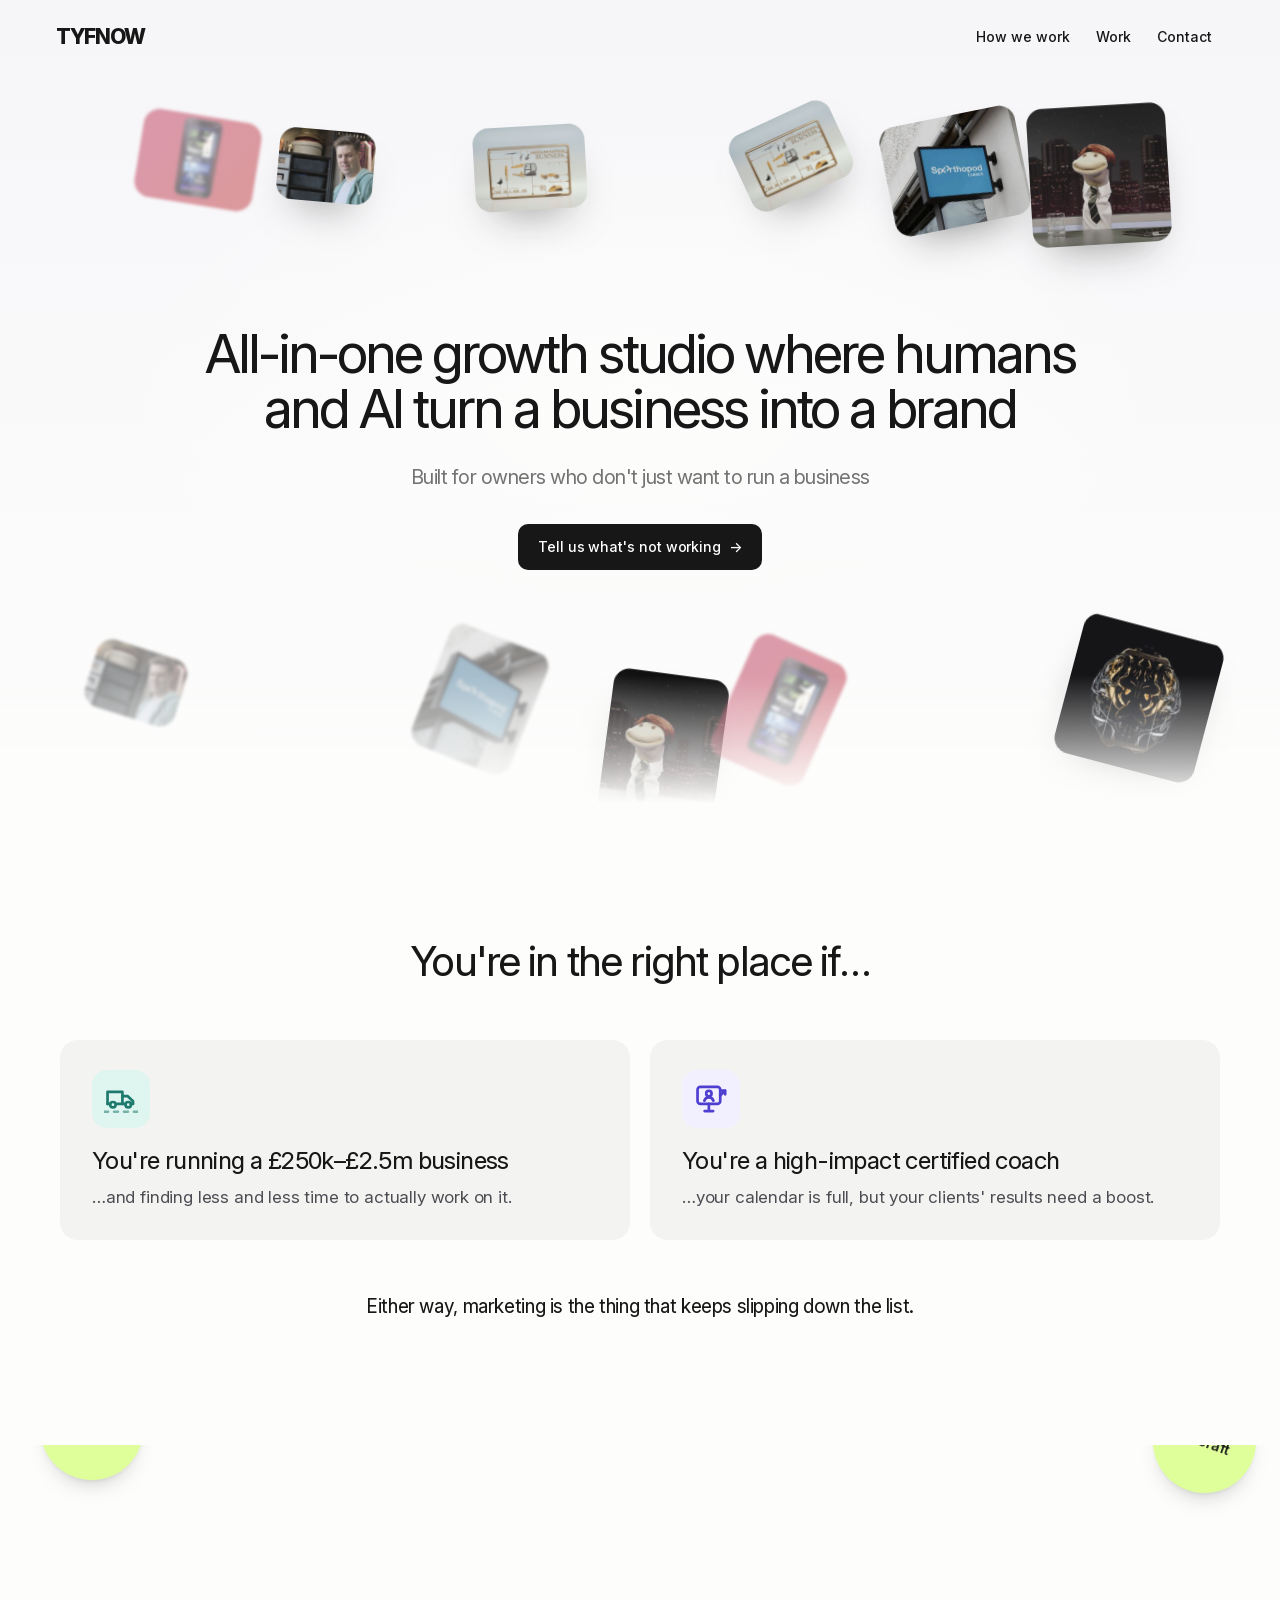
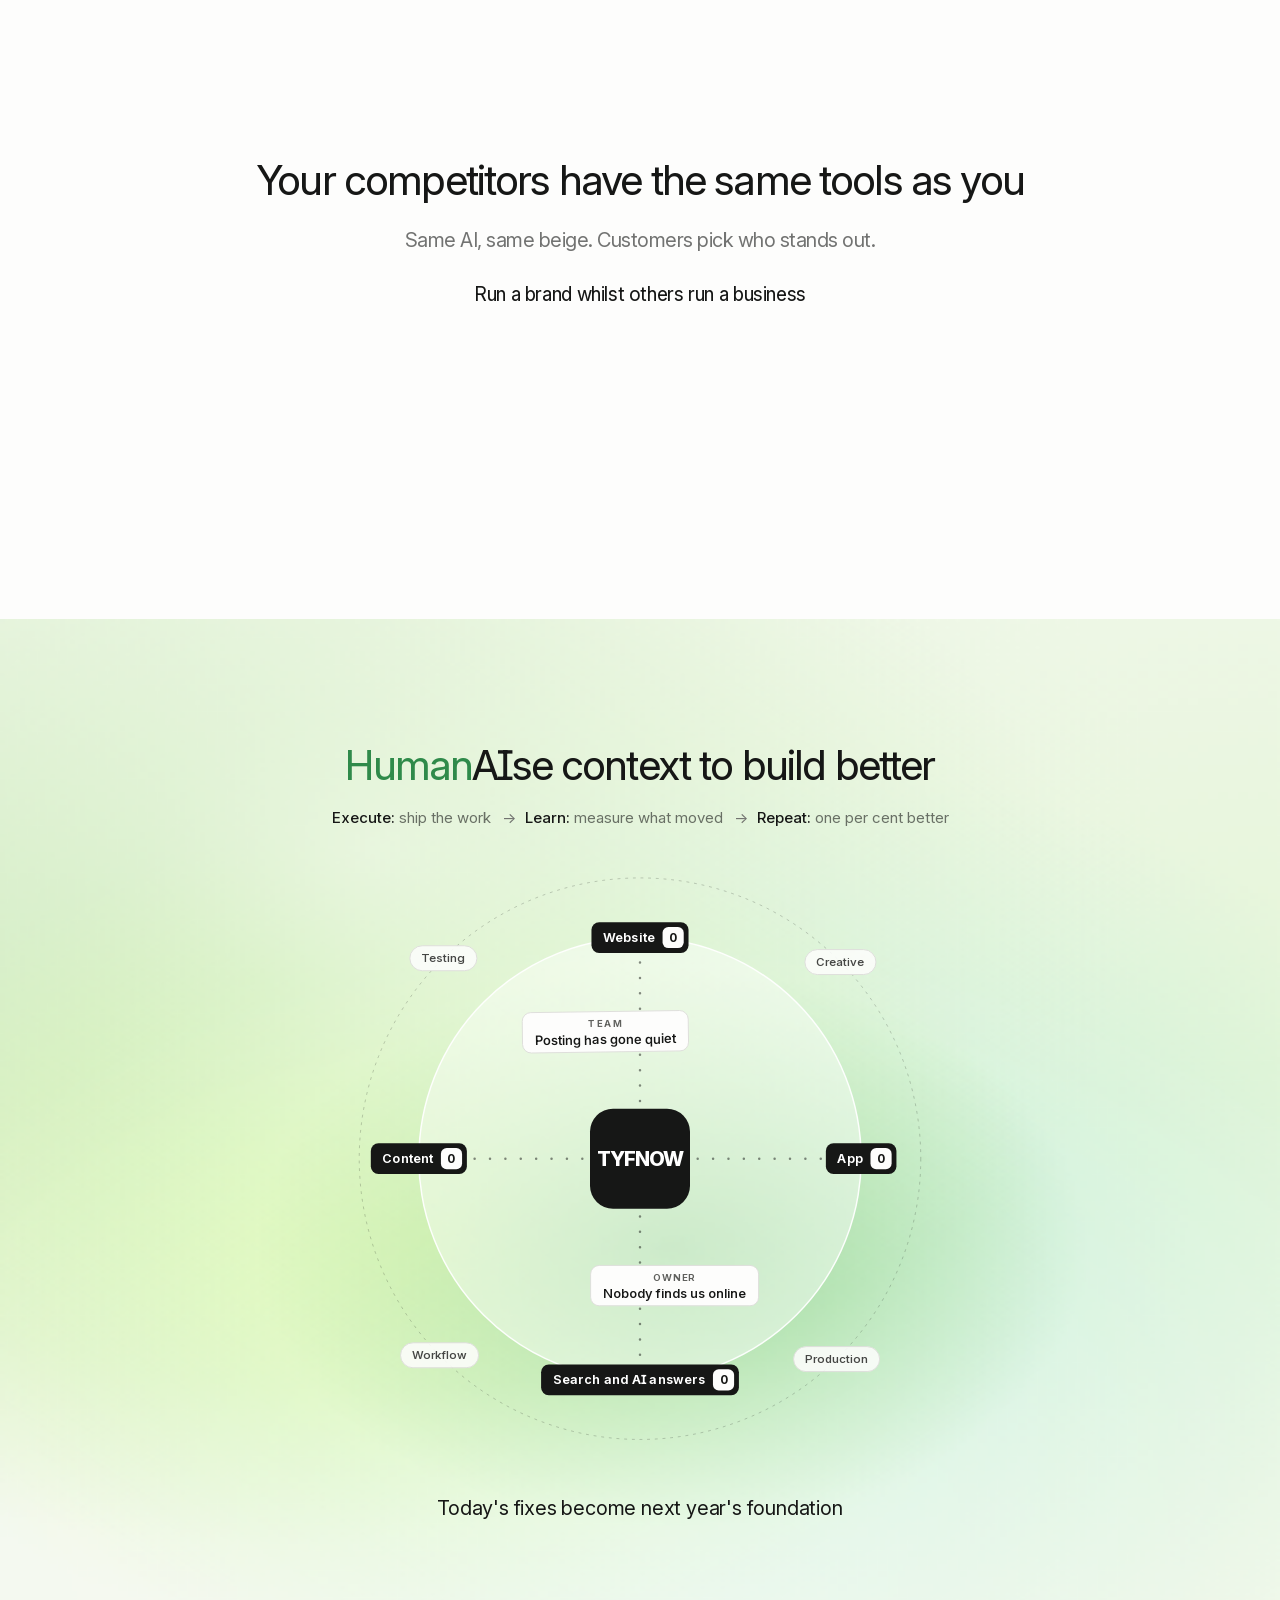
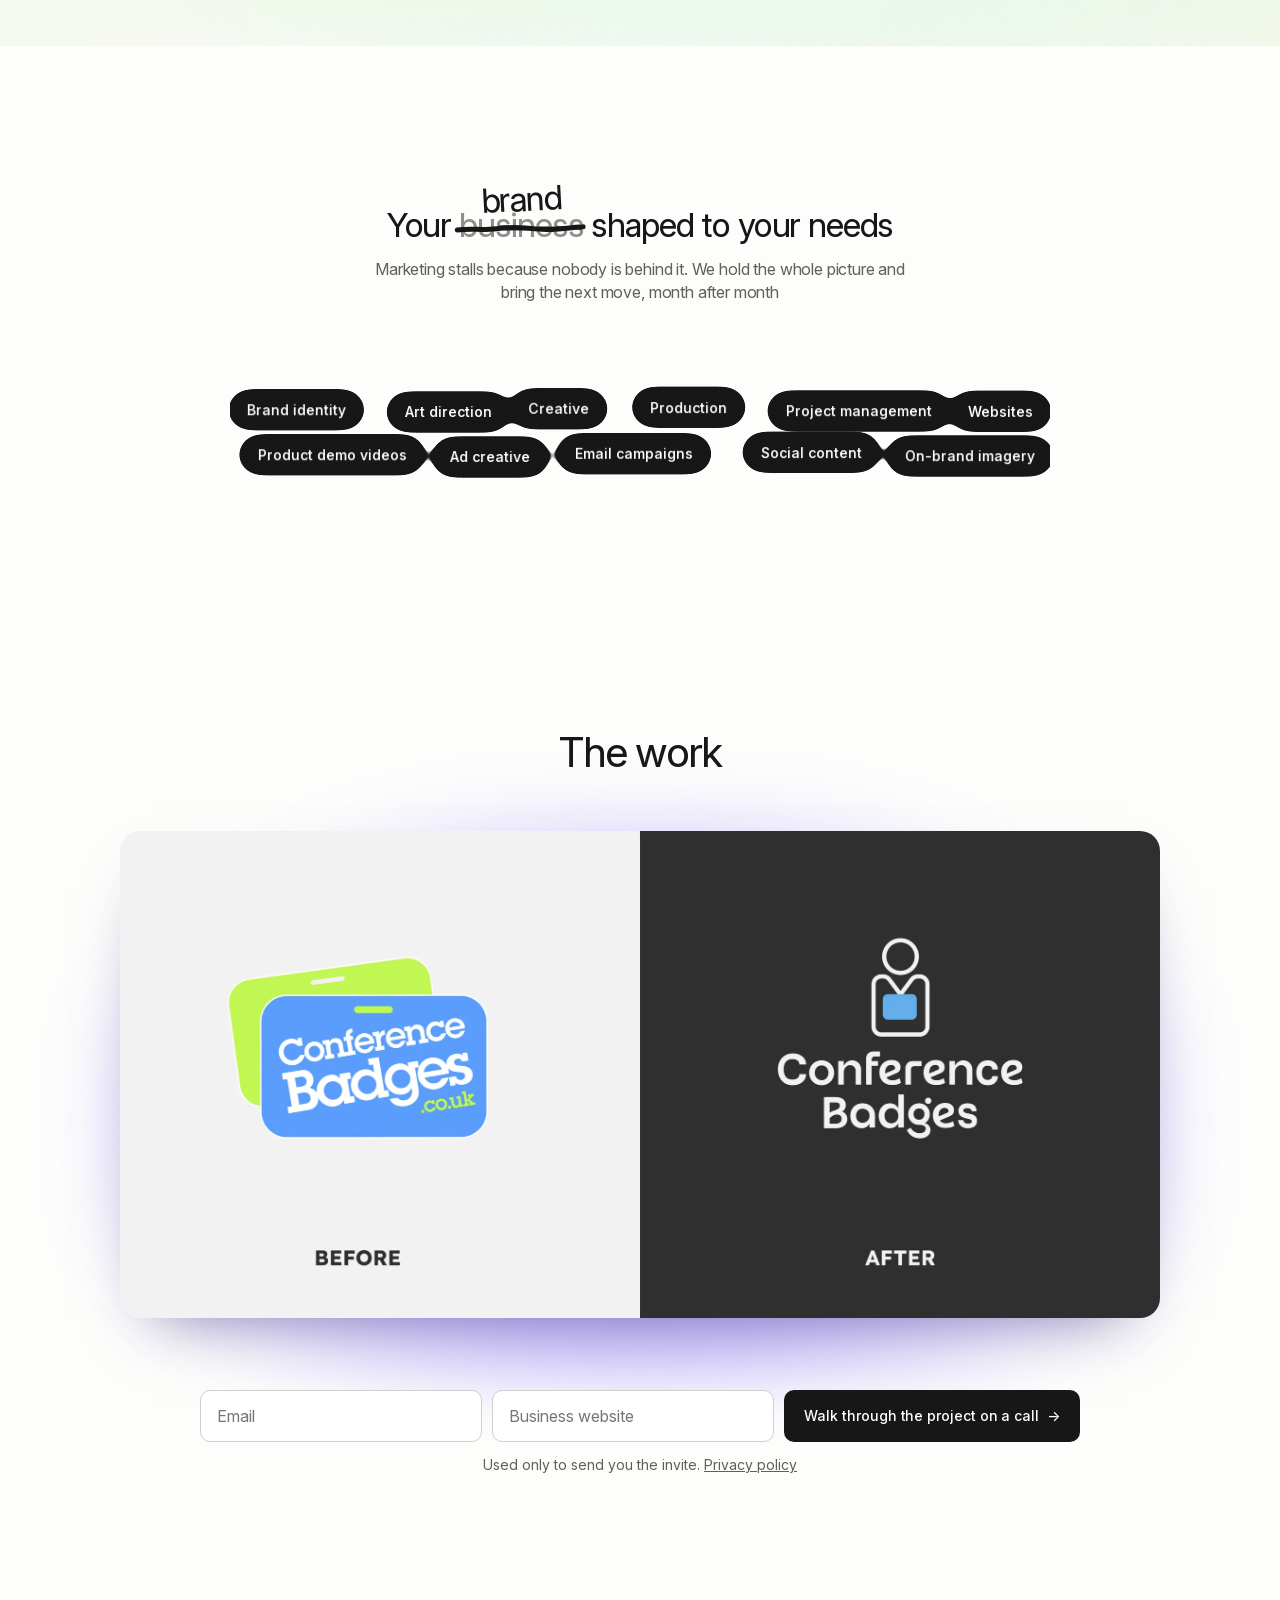
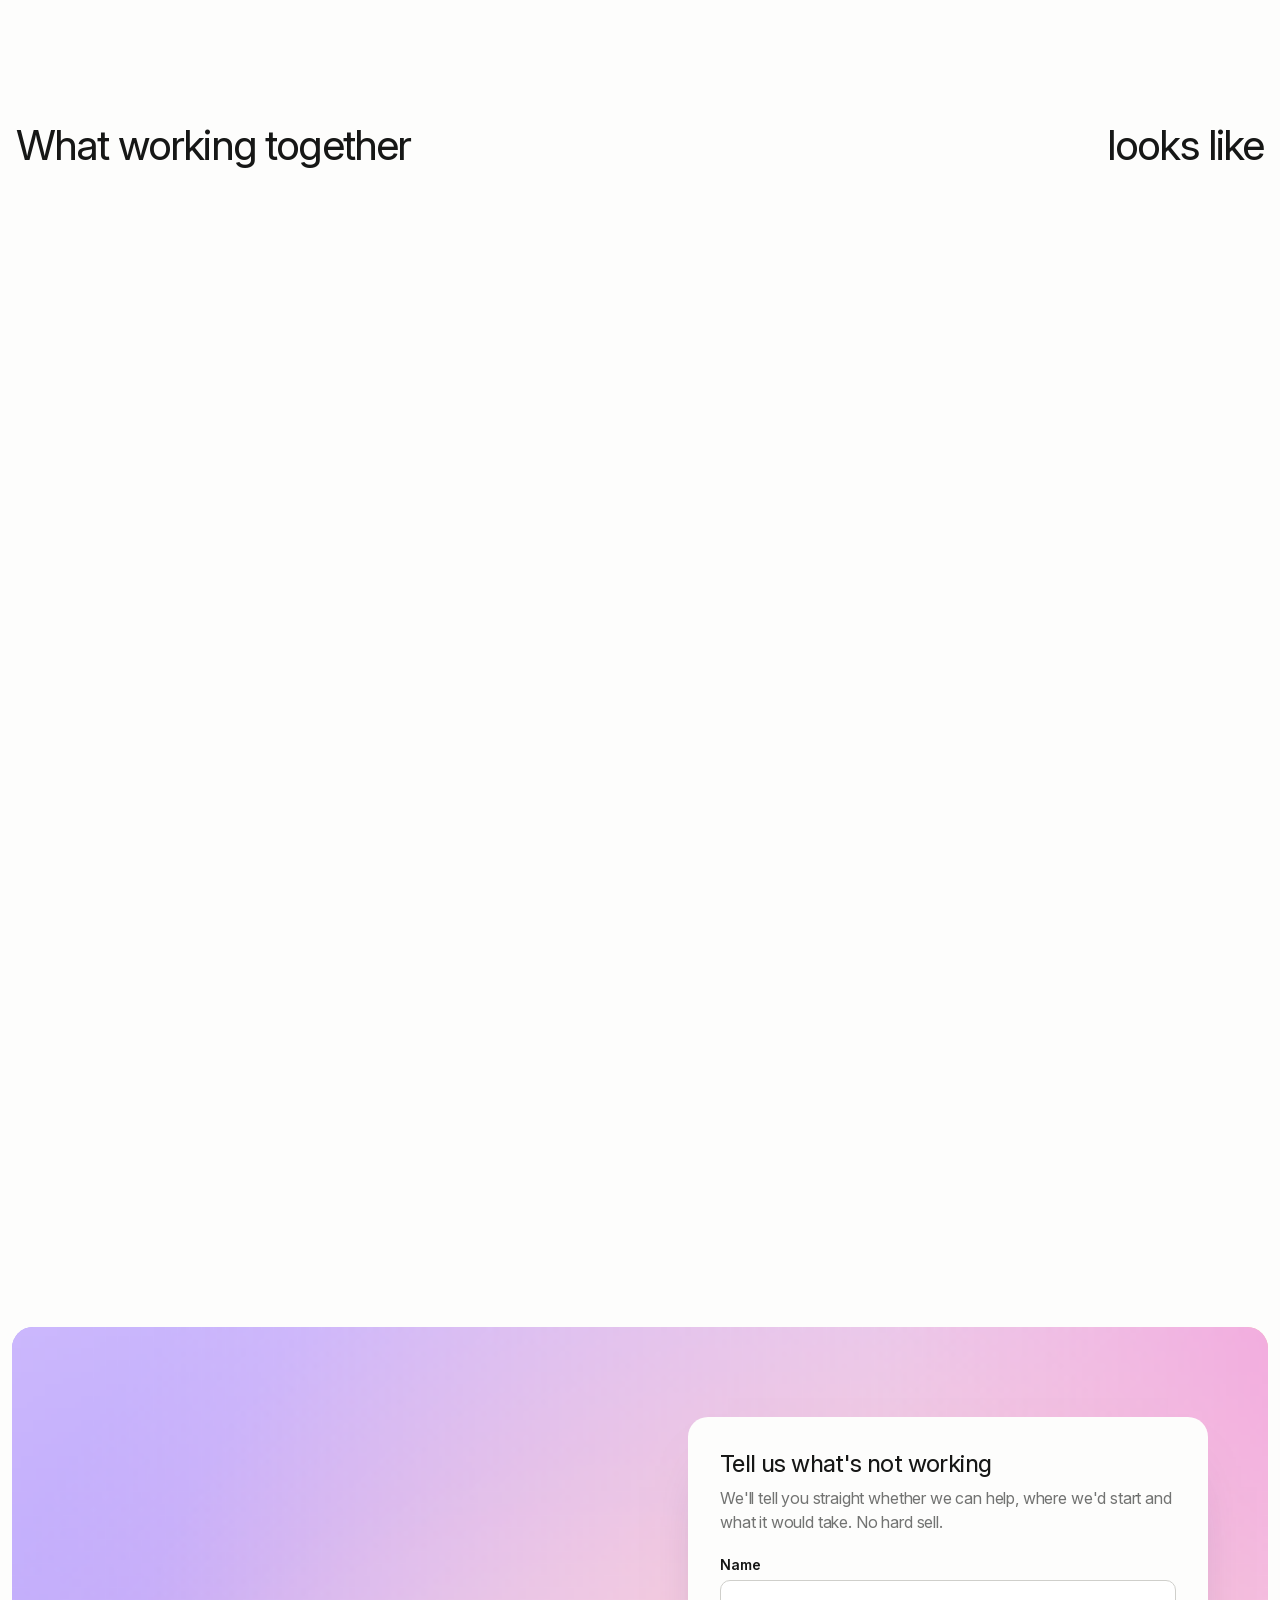
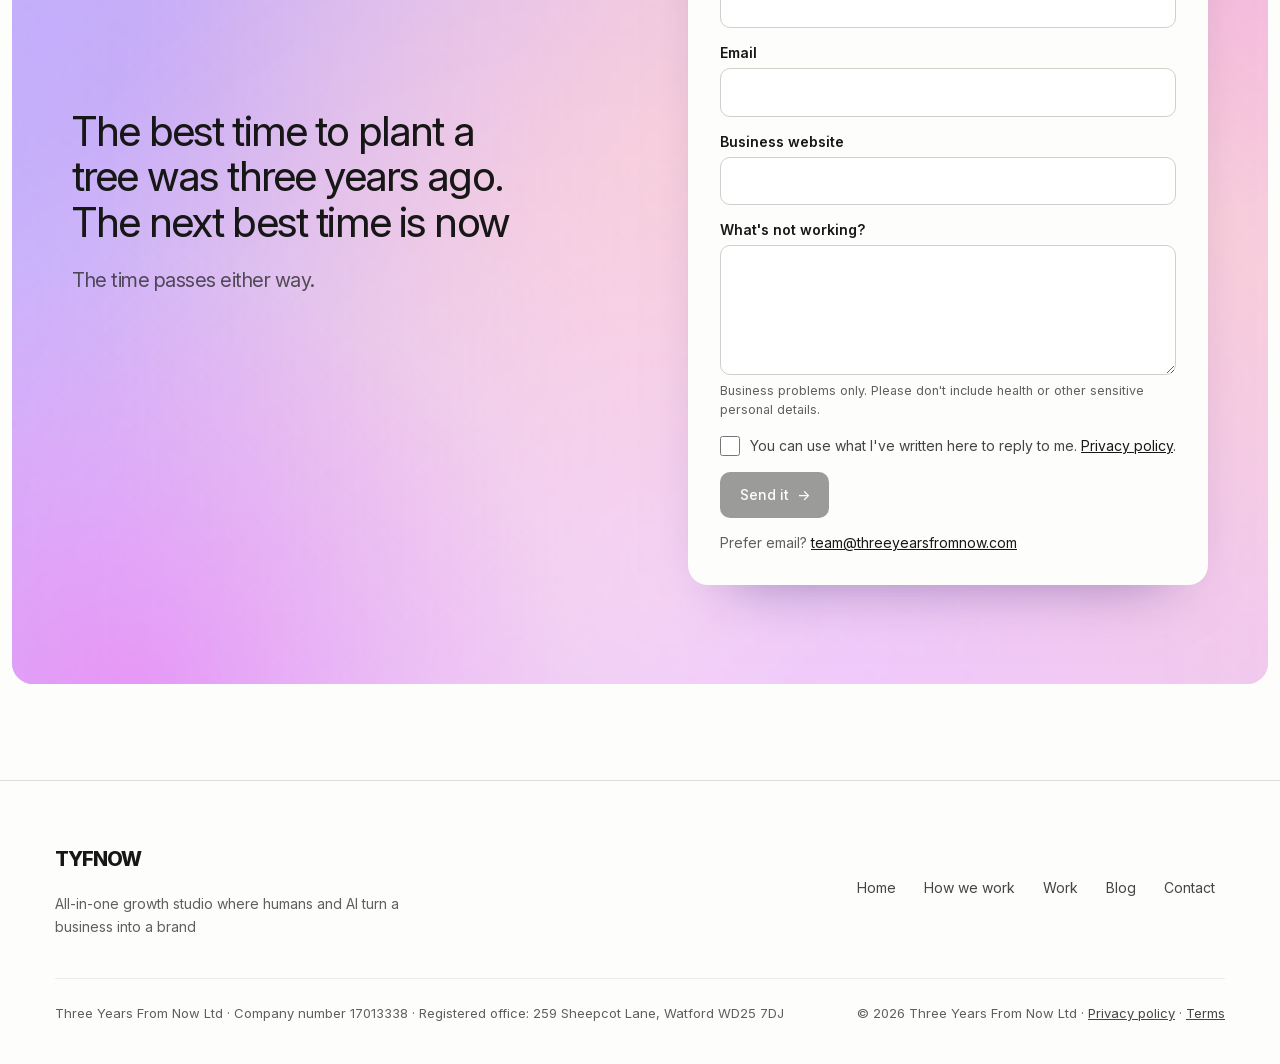
<file: index.html>
<!doctype html>
<html lang="en-GB" data-ga="">
<head>
<meta charset="utf-8">
<meta name="viewport" content="width=device-width, initial-scale=1">
<title>All-in-one growth studio where humans and AI turn a business into a brand. Three Years From Now</title>
<meta name="description" content="All-in-one growth studio where humans and AI turn a business into a brand. Built for owners turning over £250k to £2.5m, and certified coaches.">
<link rel="canonical" href="https://www.threeyearsfromnow.com/">
<meta property="og:title" content="All-in-one growth studio where humans and AI turn a business into a brand. Three Years From Now">
<meta property="og:description" content="All-in-one growth studio where humans and AI turn a business into a brand. Built for owners turning over £250k to £2.5m, and certified coaches.">
<meta property="og:url" content="https://www.threeyearsfromnow.com/">
<meta property="og:type" content="website">
<meta property="og:site_name" content="Three Years From Now">
<meta property="og:locale" content="en_GB">
<meta property="og:image" content="https://www.threeyearsfromnow.com/img/og.png">
<meta property="og:image:width" content="1200">
<meta property="og:image:height" content="630">
<meta property="og:image:alt" content="Three Years From Now, an all-in-one growth studio where humans and AI turn a business into a brand.">
<meta name="twitter:card" content="summary_large_image">
<meta name="twitter:title" content="All-in-one growth studio where humans and AI turn a business into a brand. Three Years From Now">
<meta name="twitter:description" content="All-in-one growth studio where humans and AI turn a business into a brand. Built for owners turning over £250k to £2.5m, and certified coaches.">
<meta name="twitter:image" content="https://www.threeyearsfromnow.com/img/og.png">
<script type="application/ld+json">{"@context": "https://schema.org", "@graph": [{"@type": ["Organization", "ProfessionalService"], "@id": "https://www.threeyearsfromnow.com/#org", "name": "Three Years From Now", "alternateName": "TYFNOW", "legalName": "Three Years From Now Ltd", "url": "https://www.threeyearsfromnow.com/", "logo": "https://www.threeyearsfromnow.com/img/og.png", "description": "A growth studio that turns your business into a brand, then builds the system that keeps it moving forward. For business owners and certified coaches.", "foundingDate": "2026-02", "identifier": {"@type": "PropertyValue", "propertyID": "Companies House", "value": "17013338"}, "founder": {"@type": "Person", "@id": "https://www.threeyearsfromnow.com/#founder", "name": "Shaheryar Malik", "jobTitle": "Founder and creative director"}, "address": {"@type": "PostalAddress", "streetAddress": "259 Sheepcot Lane", "addressLocality": "Watford", "postalCode": "WD25 7DJ", "addressCountry": "GB"}, "areaServed": "GB", "knowsAbout": ["brand", "website", "content", "AI search visibility", "growth marketing for small businesses"]}, {"@type": "WebSite", "@id": "https://www.threeyearsfromnow.com/#website", "url": "https://www.threeyearsfromnow.com/", "name": "Three Years From Now", "publisher": {"@id": "https://www.threeyearsfromnow.com/#org"}, "inLanguage": "en-GB"}, {"@type": "WebPage", "@id": "https://www.threeyearsfromnow.com/#page", "url": "https://www.threeyearsfromnow.com/", "name": "Three Years From Now", "isPartOf": {"@id": "https://www.threeyearsfromnow.com/#website"}, "about": {"@id": "https://www.threeyearsfromnow.com/#org"}}]}</script>
<link rel="preload" href="/fonts/InterVariable-latin.woff" as="font" type="font/woff" crossorigin>
<link rel="stylesheet" href="/css/v06-base.css">
<link rel="stylesheet" href="/css/v06-home.css">
<link rel="stylesheet" href="/css/v06-onepage.css">
<link rel="stylesheet" href="/css/v06-type.css">
<link rel="stylesheet" href="/css/v06-chrome.css">
</head>
<body data-home>
<div class="h-07f91d">


<header class="hdr">
  <div class="hdr-wrap">
    <div class="hdr-in">
      <a class="brand" href="/" aria-label="TYFNOW, Three Years From Now, home" aria-current="page">
        <span class="brand-w">TYFNOW</span>
      </a>
      <nav class="hdr-nav" aria-label="Primary">
        <a class="hdr-link" href="/#how-we-work">How we work</a>
        <a class="hdr-link" href="/#work">Work</a>
        <a class="hdr-link" href="/#contact" data-track="nav_contact">Contact</a>
      </nav>
      <button class="hdr-menu" type="button" aria-controls="hdr-mob" aria-expanded="false">Menu</button>
    </div>
    <nav class="hdr-mob" id="hdr-mob" aria-label="Primary, mobile" hidden>
      <a class="hdr-link" href="/#how-we-work">How we work</a>
      <a class="hdr-link" href="/#work">Work</a>
      <a class="hdr-link" href="/#contact" data-track="nav_contact">Contact</a>
    </nav>
  </div>
</header>

<main>

<!-- 01 Hero -->
<section class="hero" aria-labelledby="hero-h">
<div class="wrap">
<div class="head h-a1e47a">
<h1 class="h-hero" id="hero-h">All-in-one growth studio where humans and AI turn a business into a brand</h1>
<p class="lead hero-lead">Built for owners who don't just want to run a business</p>
<a class="btn btn-dark h-0a137c" href="#contact" data-track="h_cta_1">Tell us what's not working <span aria-hidden="true">→</span></a>
</div>
<div class="hero-float" id="hero-float" aria-hidden="true" hidden></div>
</div>
</section>

<!-- 02 Qualify -->
<section class="sec" id="for" aria-labelledby="for-h">
<div class="wrap">
<div class="head">
<h2 class="h-sec" id="for-h">You're in the right place if…</h2>
</div>
<div class="grid2 h-c99494">
<article class="aud h-a813ca">
<span class="aud-ic aud-ic-van" aria-hidden="true"><svg viewBox="0 0 24 24" width="28" height="28" fill="none" stroke="currentColor" stroke-width="1.9" stroke-linecap="round" stroke-linejoin="round"><g class="ic-van"><path d="M2.5 15.5 V7 H13 V15.5"></path><path d="M13 10 H16.8 L20.5 13.6 V15.5 H19"></path><path d="M9 15.5 H15.2 M2.5 15.5 H3.6"></path><circle cx="6.3" cy="16" r="1.9"></circle><circle cx="17.1" cy="16" r="1.9"></circle></g><path class="ic-road" d="M0 21 H24"></path></svg></span>
<div class="h-24653e">
<h3 class="h-card">You're running a <span class="nw">£250k–£2.5m</span> business</h3>
<p class="body h-54f9d5">…and finding less and less time to actually work on it.</p>
</div>
</article>
<article class="aud h-35dbbc">
<span class="aud-ic aud-ic-call" aria-hidden="true"><svg viewBox="0 0 24 24" width="28" height="28" fill="none" stroke="currentColor" stroke-width="1.9" stroke-linecap="round" stroke-linejoin="round"><rect x="2.5" y="3.5" width="16" height="12" rx="2"></rect><path d="M7.5 20.5 H13.5 M10.5 15.5 V20.5"></path><g class="ic-guest"><circle cx="10.5" cy="8.2" r="1.9"></circle><path d="M7.3 13.2 C7.9 11.6 9.1 10.9 10.5 10.9 S13.1 11.6 13.7 13.2"></path></g><path class="ic-boost" d="M18.5 9.5 L22 6 M19.3 6 H22 V8.7"></path></svg></span>
<div class="h-24653e">
<h3 class="h-card">You're a high-impact certified coach</h3>
<p class="body h-54f9d5">…your calendar is full, but your clients' results need a boost.</p>
</div>
</article>
</div>
<p class="h-0ad140">Either way, marketing is the thing that keeps slipping down the list.</p>
</div>
</section>

<!-- 03 Problem -->
<section class="sec same-tools" id="problem" aria-labelledby="nobody-h">
<div class="pit pit-section" aria-hidden="true"></div>
<div class="wrap">
<div class="head same-tools-text">
<h2 class="h-sec" id="nobody-h">Your competitors have the same tools as you</h2>
<p class="lead">Same AI, same beige. Customers pick who stands out.</p>
<p class="same-tools-turn">Run a brand whilst others run a business</p>
</div>
</div>
</section>

<!-- 04 How it works: HumanAIse. Human and AI take the lead in turn; tasks light up and land on their heading -->
<section class="sec rg-sec lead-h" id="how-it-works" aria-labelledby="cap-h">
<canvas class="rg-bg" id="rg-bg" aria-hidden="true"></canvas>
<div class="wrap">
<div class="head rg-head">
<h2 class="h-sec" id="cap-h"><span class="rg-w rg-w-h">Human</span><span class="rg-w rg-w-a">AI</span>se context to build better</h2>
<ol class="rg-elr" aria-label="Execute, learn, repeat">
<li><b>Execute:</b> ship the work</li>
<li><b>Learn:</b> measure what moved</li>
<li><b>Repeat:</b> one per cent better</li>
</ol>
</div>
<div class="rg-stage" id="rg" aria-hidden="true">
<ul class="rg-fallback">
<li class="f-web">Website</li><li class="f-app">App</li><li class="f-search">Search and AI answers</li><li class="f-content">Content</li>
</ul>
</div>
<p class="rg-pay">Today's fixes become next year's foundation</p>
<ul class="sr-only" aria-label="How it works">
<li>People and AI take the lead in turn on the context from your business.</li>
<li>Issues such as error 404s, broken links or missing meta data are picked up, worked through with creative, production, workflow and testing, and land as live work.</li>
<li>Everything lands on one of four headings: website, app, search and AI answers, or content.</li>
</ul>
</div>
</section>

<!-- 05 "You run the business" heading, then two buckets (grey: your business/brand with the pills; white: the values) -->
<section class="sec" id="brand" aria-labelledby="brand-h">
<div class="wrap op-bk-wrap" id="how-we-work">
<div class="op-buckets op-buckets-open">
<div class="op-bucket op-bucket-grey op-bk-open">
<h2 class="h-brand op-bk-brand" id="brand-h"><span class="sr">Your brand shaped to your needs</span><span aria-hidden="true"><span class="nw">Your <span class="swap"><span class="old">business<svg class="scribble" viewBox="0 0 200 24" preserveAspectRatio="none" aria-hidden="true" focusable="false"><path d="M2 15 C 22 11, 41 16, 63 12 S 104 9, 128 13 S 171 10, 198 8"></path><path d="M8 13 C 46 12, 92 15, 138 11 S 182 12, 195 11"></path></svg></span><span class="new">brand</span></span></span> shaped to your needs</span></h2>
<p class="op-bk-sub">Marketing stalls because nobody is behind it. We hold the whole picture and bring the next move, month after month</p>
<p class="sr-only">What we take on: brand identity, art direction, creative, production, project management, websites, landing pages, product demo videos, ad creative, email campaigns, social content, on-brand imagery, app builds, and search and AI visibility.</p>
<div class="op-tick op-tick-grey op-tick-bleed" aria-hidden="true">
<ul class="op-tick-row"><li class="t-l">Brand identity</li><li>Art direction</li><li class="t-p">Creative</li><li>Production</li><li class="t-m">Project management</li><li>Websites</li><li>Landing pages</li><li class="t-l">Brand identity</li><li>Art direction</li><li class="t-p">Creative</li><li>Production</li><li class="t-m">Project management</li><li>Websites</li><li>Landing pages</li><li class="t-l">Brand identity</li><li>Art direction</li><li class="t-p">Creative</li><li>Production</li><li class="t-m">Project management</li><li>Websites</li><li>Landing pages</li></ul>
<ul class="op-tick-row op-tick-rev"><li class="t-g">Product demo videos</li><li>Ad creative</li><li>Email campaigns</li><li class="t-l">Social content</li><li>On-brand imagery</li><li class="t-p">App builds</li><li>Search and AI visibility</li><li class="t-g">Product demo videos</li><li>Ad creative</li><li>Email campaigns</li><li class="t-l">Social content</li><li>On-brand imagery</li><li class="t-p">App builds</li><li>Search and AI visibility</li><li class="t-g">Product demo videos</li><li>Ad creative</li><li>Email campaigns</li><li class="t-l">Social content</li><li>On-brand imagery</li><li class="t-p">App builds</li><li>Search and AI visibility</li></ul>
</div>
</div>
</div>
</div>
</section>

<!-- 07 The work: Conference Badges, then the call CTA (email + business website). "Before TYFNOW" is turned off for now -->
<section class="sec" id="work" aria-labelledby="work-h">
<div class="wrap">
<div class="head">
<h2 class="h-sec" id="work-h">The work</h2>
</div>
<figure class="op-case">
<img src="/img/cb-brand-before-after.webp" width="2200" height="1031" alt="Conference Badges logo before and after: the old blue and green badge mark, and the new simplified mark on charcoal" loading="lazy" decoding="async">
</figure>
<div class="op-call">
<form id="call-form" class="op-call-form" name="work-call" method="POST" action="/" data-netlify="true" netlify-honeypot="website" novalidate aria-label="Walk through the project on a call">
<input type="hidden" name="form-name" value="work-call">
<input type="text" name="website" tabindex="-1" autocomplete="off" class="sr-only" aria-hidden="true">
<label class="sr-only" for="w-email">Email</label>
<input id="w-email" name="email" type="email" inputmode="email" autocomplete="email" placeholder="Email" required aria-describedby="w-note">
<label class="sr-only" for="w-site">Business website</label>
<input id="w-site" name="business_website" type="text" inputmode="url" autocomplete="url" placeholder="Business website" required aria-describedby="w-note">
<button type="submit" id="w-send" class="btn btn-dark">Walk through the project on a call <span aria-hidden="true">→</span></button>
</form>
<p id="w-note" class="op-call-note" aria-live="polite">Used only to send you the invite. <a href="/privacy">Privacy policy</a></p>
<p id="w-success" class="op-call-done" tabindex="-1" hidden>Thanks. We'll send a calendar invite to your inbox shortly</p>
</div>
<div class="op-before" hidden>
<div class="head">
<h2 class="h-sec" id="before-h">Before TYFNOW, the work that built it</h2>
<p class="lead">Brand and campaign work for American Express, IKEA, Huawei, TodayTix and more. The same craft, now pointed at businesses like yours.</p>
</div>
<ul class="op-tiles">
<li class="op-tile">
<div class="op-media"><img src="/img/todaytix.jpg" width="960" height="823" alt="TodayTix campaign artwork" loading="lazy" decoding="async"></div>
<div class="op-cap"><h3 class="h-small">TodayTix</h3></div>
</li>
<li class="op-tile">
<div class="op-media"><img src="/img/amex-business.jpg" width="961" height="823" alt="American Express small business campaign artwork" loading="lazy" decoding="async"></div>
<div class="op-cap"><h3 class="h-small">American Express</h3></div>
</li>
<li class="op-tile">
<div class="op-media"><img src="/img/amex-puppet.jpg" width="961" height="823" alt="Sock puppet at a desk in front of a city skyline, American Express campaign" loading="lazy" decoding="async"></div>
<div class="op-cap"><h3 class="h-small">American Express</h3></div>
</li>
</ul>
<p class="op-names">Also: Siemens, McCarthy Stone, Nutella, Wetha, Kids Clubs and Velvis. Ask about any of them.</p>
</div>
</div>
</section>

<!-- 08 Offer -->
<section class="sec" id="offer" aria-labelledby="offer-h">
<div class="wrap">
<div class="head">
<h2 class="h-sec op-meet" id="offer-h"><span class="op-meet-l">What working together</span> <span class="op-meet-r">looks like</span></h2>
</div>
<div class="op-tl2" id="op-tl">
<div class="op-tl-step"><span class="op-dot op-dot-violet op-tl-p" aria-hidden="true"></span><h3 class="h-card op-tl-p">Shaped to your business</h3><p class="body op-tl-p">No packages or tiers. We build around what the business needs right now and grow the work as you grow.</p></div>
<span class="op-tl-seg op-tl-p" aria-hidden="true"></span>
<div class="op-tl-step"><span class="op-dot op-dot-grey op-tl-p" aria-hidden="true"></span><h3 class="h-card op-tl-p">Time that fits the business</h3><p class="body op-tl-p">A steady cadence builds the foundations. Regular reviews keep them working. From there we adjust to your roadmap and plan busy seasons ahead.</p></div>
<span class="op-tl-seg op-tl-p" aria-hidden="true"></span>
<div class="op-tl-step"><span class="op-dot op-dot-mint op-tl-p" aria-hidden="true"></span><h3 class="h-card op-tl-p">Everything is yours</h3><p class="body op-tl-p">Brand, site, content and accounts, all built under your name. You keep every bit of it.</p></div>
<span class="op-tl-seg op-tl-p" aria-hidden="true"></span>
</div>
<div class="op-bucket op-bucket-paper op-values op-tl-p" id="values">
<h3 class="sr-only">The values behind every build</h3>
<p class="op-creed">We start with <span class="op-v op-v-curiosity"><span class="sr">curiosity</span><span aria-hidden="true"><u>curi<span class="op-eye"><span class="op-pupil"><span class="op-glint"></span></span></span>sity</u></span></span>, solve with <span class="op-v op-v-creativity"><span class="op-val-ic op-ic-p" aria-hidden="true"><svg class="op-ico" id="ico-creativity" width="26" height="26" viewBox="0 0 24 24" fill="none" stroke="currentColor" stroke-width="2" stroke-linecap="round"><line x1="12" y1="4" x2="12" y2="20"></line><line x1="5.07" y1="8" x2="18.93" y2="16"></line><line x1="5.07" y1="16" x2="18.93" y2="8"></line></svg></span><u>creativity</u></span>, show up with <span class="op-v op-v-consistency"><span class="sr">consistency</span><span aria-hidden="true">c<span class="dim">o</span>ns<span class="dim">i</span>s<span class="dim">te</span>nc<span class="dim">y</span></span></span>, speak with <span class="op-v op-v-candour"><span class="op-wave-w">candour<svg class="op-wave" viewBox="0 0 98 12" preserveAspectRatio="none" aria-hidden="true" focusable="false"><rect x="0.0" y="0" width="2.2" height="12" rx="1.1"></rect><rect x="4.2" y="0" width="2.2" height="12" rx="1.1"></rect><rect x="8.3" y="0" width="2.2" height="12" rx="1.1"></rect><rect x="12.5" y="0" width="2.2" height="12" rx="1.1"></rect><rect x="16.6" y="0" width="2.2" height="12" rx="1.1"></rect><rect x="20.8" y="0" width="2.2" height="12" rx="1.1"></rect><rect x="24.9" y="0" width="2.2" height="12" rx="1.1"></rect><rect x="29.1" y="0" width="2.2" height="12" rx="1.1"></rect><rect x="33.2" y="0" width="2.2" height="12" rx="1.1"></rect><rect x="37.4" y="0" width="2.2" height="12" rx="1.1"></rect><rect x="41.5" y="0" width="2.2" height="12" rx="1.1"></rect><rect x="45.7" y="0" width="2.2" height="12" rx="1.1"></rect><rect x="49.8" y="0" width="2.2" height="12" rx="1.1"></rect><rect x="54.0" y="0" width="2.2" height="12" rx="1.1"></rect><rect x="58.1" y="0" width="2.2" height="12" rx="1.1"></rect><rect x="62.3" y="0" width="2.2" height="12" rx="1.1"></rect><rect x="66.4" y="0" width="2.2" height="12" rx="1.1"></rect><rect x="70.6" y="0" width="2.2" height="12" rx="1.1"></rect><rect x="74.7" y="0" width="2.2" height="12" rx="1.1"></rect><rect x="78.9" y="0" width="2.2" height="12" rx="1.1"></rect><rect x="83.0" y="0" width="2.2" height="12" rx="1.1"></rect><rect x="87.2" y="0" width="2.2" height="12" rx="1.1"></rect><rect x="91.3" y="0" width="2.2" height="12" rx="1.1"></rect><rect x="95.5" y="0" width="2.2" height="12" rx="1.1"></rect></svg></span></span> and build with <span class="op-v op-v-craft"><span class="op-val-ic op-ic-v" aria-hidden="true"><svg class="op-ico" id="ico-craft" width="26" height="26" viewBox="0 0 24 24" fill="none" stroke="currentColor" stroke-width="2" stroke-linejoin="round" stroke-linecap="round"><g class="cr-move"><g class="cr-boost"><path d="M7.5 2.6 V0.2"></path><path d="M16.5 2.6 V0.2"></path><path d="M12 6 V3.4"></path></g><polygon points="12,3 16.5,7.5 21,12 12,21 3,12 7.5,7.5 9.75,5.25"></polygon></g></svg></span><u>craft</u></span></p>
</div>
</div>
</section>

<!-- 09 Close and contact: one card -->
<section class="close-out" id="contact" aria-labelledby="plant-h">
<div class="closer">
<canvas class="cl-grad" id="cl-grad" aria-hidden="true"></canvas>
<div class="wrap h-def3bf op-close">
<div class="op-close-text">
<h2 class="h-close" id="plant-h">The best time to plant a tree was three years ago. The next best time is now</h2>
<p class="lead">The time passes either way.</p>
</div>
<div class="op-form-panel">
<h3 class="h-card" id="form-h">Tell us what's not working</h3>
<p class="body">We'll tell you straight whether we can help, where we'd start and what it would take. No hard sell.</p>
<form id="contact-form" class="op-form" name="contact" method="POST" action="/" data-netlify="true" netlify-honeypot="website" novalidate aria-labelledby="form-h">
<input type="hidden" name="form-name" value="contact">
<div class="op-f"><label for="c-name">Name</label><input id="c-name" name="name" type="text" autocomplete="name" required></div>
<div class="op-f"><label for="c-email">Email</label><input id="c-email" name="email" type="email" inputmode="email" autocomplete="email" required></div>
<div class="op-f"><label for="c-site">Business website</label><input id="c-site" name="business_website" type="text" inputmode="url" autocomplete="url" pattern="\s*\S+\.\S+\s*" required></div>
<div class="op-f"><label for="c-message">What's not working?</label><textarea id="c-message" name="message" required aria-describedby="c-help"></textarea><span class="op-help" id="c-help">Business problems only. Please don't include health or other sensitive personal details.</span></div>
<input type="text" name="website" tabindex="-1" autocomplete="off" class="sr-only" aria-hidden="true">
<input type="hidden" name="consent" value="">
<label class="op-consent"><input type="checkbox" id="c-consent" required><span>You can use what I've written here to reply to me. <a href="/privacy">Privacy policy</a>.</span></label>
<button type="submit" id="c-send" class="btn btn-dark op-send" disabled>Send it <span aria-hidden="true">→</span></button>
<p id="c-note" class="op-note" aria-live="polite"></p>
</form>
<div id="c-success" class="op-success" tabindex="-1" hidden>Sent. You'll hear from Sherry within five working days. If it's urgent, email <a href="mailto:team@threeyearsfromnow.com">team@threeyearsfromnow.com</a>.</div>
<p class="op-email">Prefer email? <a href="mailto:team@threeyearsfromnow.com">team@threeyearsfromnow.com</a></p>
</div>
</div>
</div>
</section>

</main>

<footer class="foot">
  <div class="foot-wrap">
    <div class="foot-top">
      <div class="foot-brand">
        <a class="brand" href="/" aria-label="TYFNOW, Three Years From Now, home">
          <span class="brand-w">TYFNOW</span>
        </a>
        <p class="foot-desc">All-in-one growth studio where humans and AI turn a business into a brand</p>
      </div>
      <nav class="foot-links" aria-label="Footer">
        <a href="/" aria-current="page">Home</a>
        <a href="/#how-we-work">How we work</a>
        <a href="/#work">Work</a>
        <a href="/blog">Blog</a>
        <a href="/#contact">Contact</a>
      </nav>
    </div>
    <div class="foot-base">
      <p>Three Years From Now Ltd · Company number 17013338 · Registered office: 259 Sheepcot Lane, Watford WD25 7DJ</p>
      <p>© 2026 Three Years From Now Ltd · <a href="/privacy">Privacy policy</a> · <a href="/terms">Terms</a></p>
    </div>
  </div>
</footer>

</div>

<div id="cookie" class="cookie" role="region" aria-label="Cookies">
  <p>We'd like to count visits with Google Analytics. It records which pages and buttons get used, not what you type. <a href="/privacy">Privacy policy</a>.</p>
  <button type="button" data-accept>Accept</button>
  <button type="button" data-decline>Decline</button>
</div>

<script src="/js/site.js"></script>
<script src="/js/v06.js"></script>
<script src="/js/hero-b.js"></script>
<script src="/js/tools-pit.js"></script>
<script src="/js/ring.js"></script>
<script src="/js/contact.js"></script>
<script src="/js/work-call.js"></script>
<script src="/js/values-motion.js"></script>
<script src="/js/offer-head.js"></script>
<script src="/js/close-gradient.js"></script>
<script src="/js/offer-timeline.js"></script>
<script src="/js/pill-goo.js"></script>
</body>
</html>
</file>
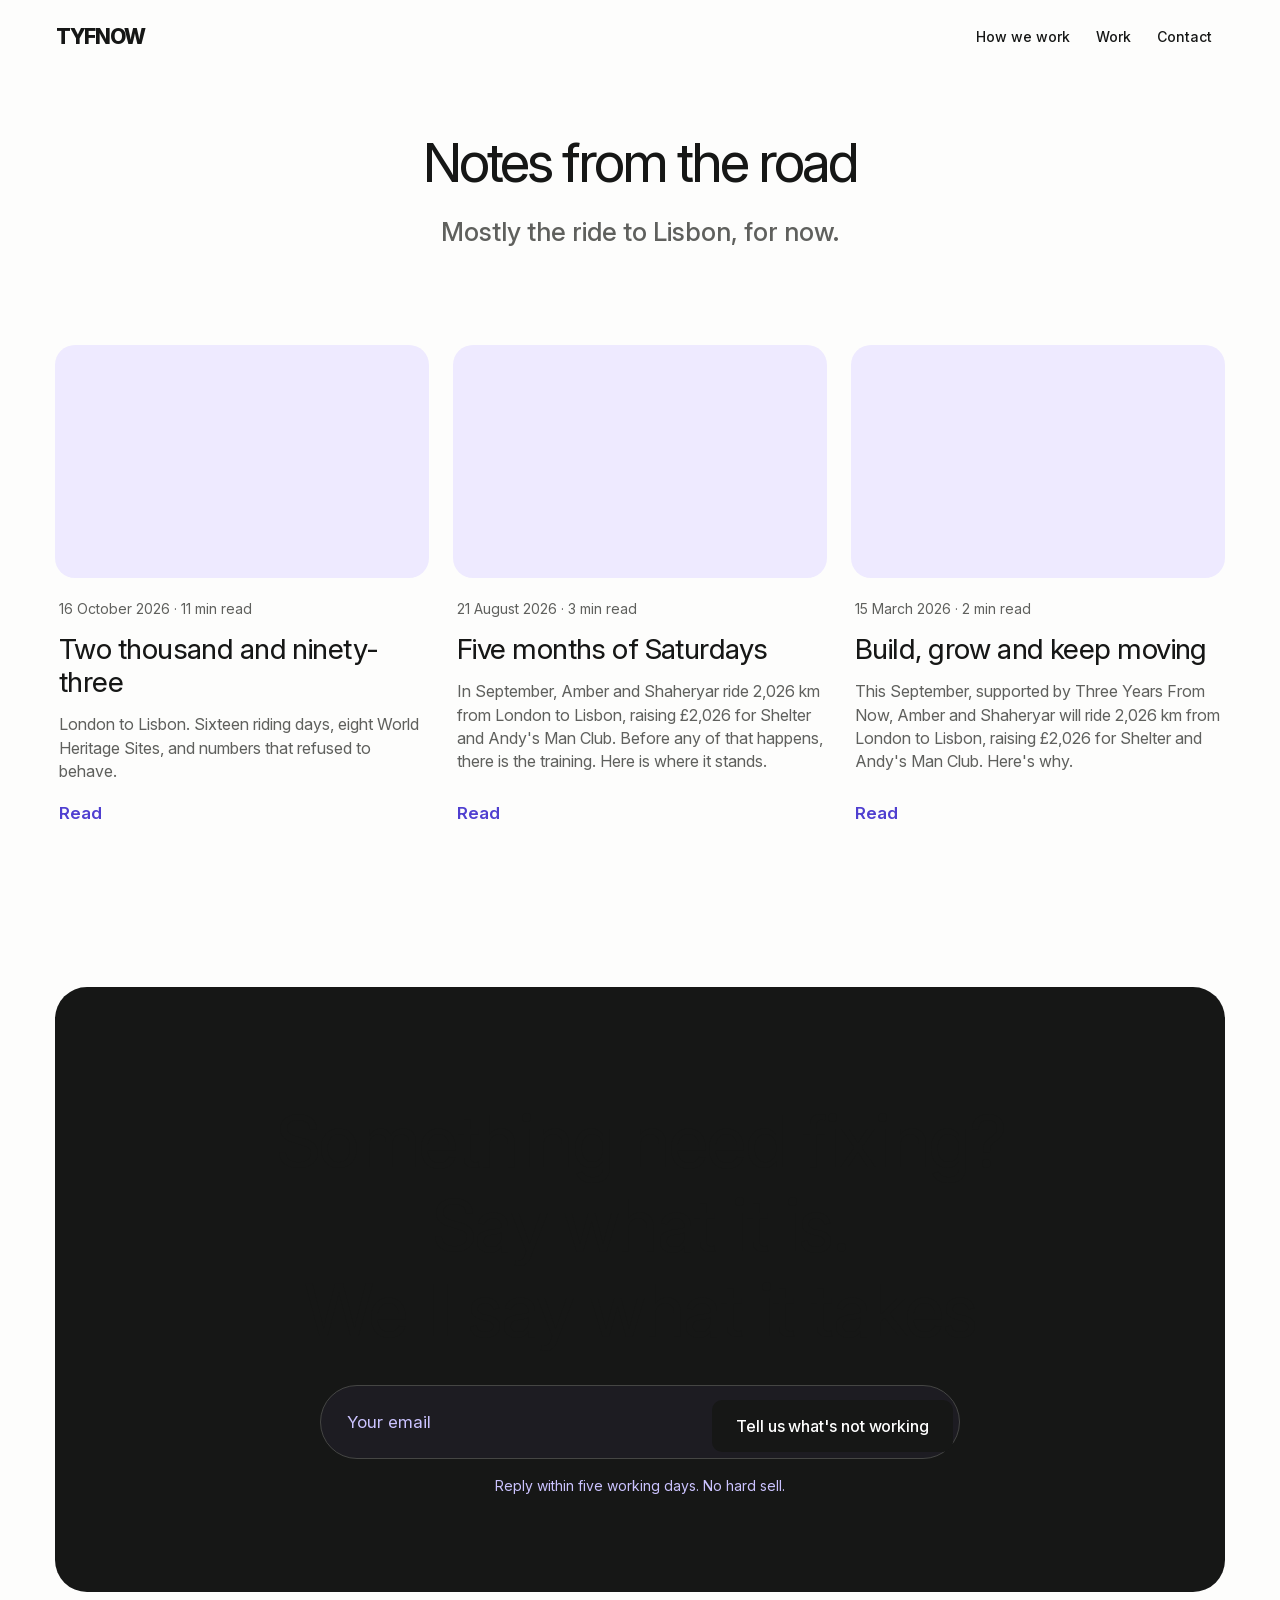
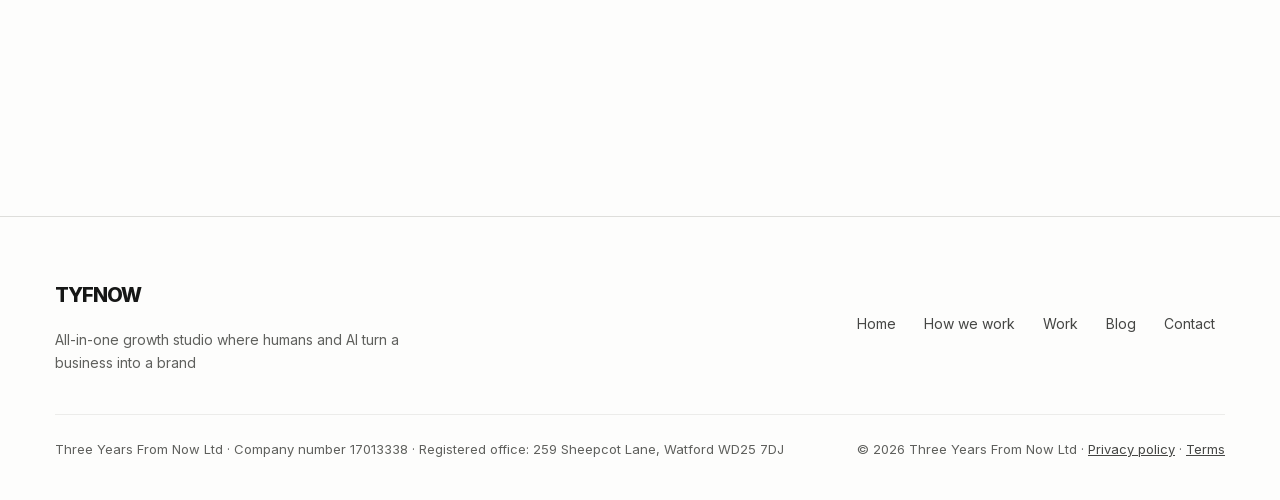
<file: blog/index.html>
<!doctype html>
<html lang="en-GB" data-ga="">
<head>
<meta charset="utf-8">
<meta name="viewport" content="width=device-width, initial-scale=1">
<title>Blog. Notes on building and growing a small business. Three Years From Now</title>
<meta name="description" content="Notes from Three Years From Now. Mostly the ride to Lisbon, for now.">
<meta name="robots" content="index, follow">
<link rel="canonical" href="https://www.threeyearsfromnow.com/blog">
<meta property="og:title" content="Blog. Notes on building and growing a small business. Three Years From Now">
<meta property="og:description" content="Notes from Three Years From Now. Mostly the ride to Lisbon, for now.">
<meta property="og:url" content="https://www.threeyearsfromnow.com/blog">
<meta property="og:type" content="website">
<meta property="og:site_name" content="Three Years From Now">
<meta property="og:locale" content="en_GB">
<meta property="og:image" content="https://www.threeyearsfromnow.com/img/og.png">
<meta property="og:image:width" content="1200">
<meta property="og:image:height" content="630">
<meta property="og:image:alt" content="Hopping tools isn't a strategy. A growth studio for business owners.">
<meta name="twitter:card" content="summary_large_image">
<meta name="twitter:title" content="Blog. Notes on building and growing a small business. Three Years From Now">
<meta name="twitter:description" content="Notes from Three Years From Now. Mostly the ride to Lisbon, for now.">
<meta name="twitter:image" content="https://www.threeyearsfromnow.com/img/og.png">
<script type="application/ld+json">{"@context": "https://schema.org", "@graph": [{"@type": "Blog", "url": "https://www.threeyearsfromnow.com/blog", "name": "Three Years From Now blog", "publisher": {"@id": "https://www.threeyearsfromnow.com/#org"}}, {"@type": "BreadcrumbList", "itemListElement": [{"@type": "ListItem", "position": 1, "name": "Home", "item": "https://www.threeyearsfromnow.com/"}, {"@type": "ListItem", "position": 2, "name": "Blog", "item": "https://www.threeyearsfromnow.com/blog"}]}]}</script>
<link rel="preload" href="/fonts/InterVariable-latin.woff" as="font" type="font/woff" crossorigin>
<link rel="stylesheet" href="/css/v06-base.css">
<link rel="stylesheet" href="/css/site.css">
<link rel="stylesheet" href="/css/pages.css">
<link rel="stylesheet" href="/css/v06-legacy.css">
<link rel="stylesheet" href="/css/v06-type.css">
<link rel="stylesheet" href="/css/v06-chrome.css">
</head>
<body>
<div id="site">

<header class="hdr">
  <div class="hdr-wrap">
    <div class="hdr-in">
      <a class="brand" href="/" aria-label="TYFNOW, Three Years From Now, home">
        <span class="brand-w">TYFNOW</span>
      </a>
      <nav class="hdr-nav" aria-label="Primary">
        <a class="hdr-link" href="/#how-we-work">How we work</a>
        <a class="hdr-link" href="/#work">Work</a>
        <a class="hdr-link" href="/#contact" data-track="nav_contact">Contact</a>
      </nav>
      <button class="hdr-menu" type="button" aria-controls="hdr-mob" aria-expanded="false">Menu</button>
    </div>
    <nav class="hdr-mob" id="hdr-mob" aria-label="Primary, mobile" hidden>
      <a class="hdr-link" href="/#how-we-work">How we work</a>
      <a class="hdr-link" href="/#work">Work</a>
      <a class="hdr-link" href="/#contact" data-track="nav_contact">Contact</a>
    </nav>
  </div>
</header>
  <main class="wrap">

<section class="page-head">
  <h1>Notes from the road</h1>
  <p class="sub">Mostly the ride to Lisbon, for now.</p>
</section>
<section class="post-grid">
    <a href="/blog/two-thousand-and-ninety-three" class="post-card">
      <div class="thumb" aria-hidden="true"><!-- listing image slot: <img src="/img/blog/FILE.jpg" alt="" loading="lazy"> --></div>
      <p class="meta"><time datetime="2026-10-16">16 October 2026</time> · 11 min read</p>
      <h2>Two thousand and ninety-three</h2>
      <p class="stand">London to Lisbon. Sixteen riding days, eight World Heritage Sites, and numbers that refused to behave.</p>
      <span class="read">Read</span>
    </a>
    <a href="/blog/five-months-of-saturdays" class="post-card">
      <div class="thumb" aria-hidden="true"><!-- listing image slot: <img src="/img/blog/FILE.jpg" alt="" loading="lazy"> --></div>
      <p class="meta"><time datetime="2026-08-21">21 August 2026</time> · 3 min read</p>
      <h2>Five months of Saturdays</h2>
      <p class="stand">In September, Amber and Shaheryar ride 2,026 km from London to Lisbon, raising £2,026 for Shelter and Andy's Man Club. Before any of that happens, there is the training. Here is where it stands.</p>
      <span class="read">Read</span>
    </a>
    <a href="/blog/build-grow-and-keep-moving" class="post-card">
      <div class="thumb" aria-hidden="true"><!-- listing image slot: <img src="/img/blog/FILE.jpg" alt="" loading="lazy"> --></div>
      <p class="meta"><time datetime="2026-03-15">15 March 2026</time> · 2 min read</p>
      <h2>Build, grow and keep moving</h2>
      <p class="stand">This September, supported by Three Years From Now, Amber and Shaheryar will ride 2,026 km from London to Lisbon, raising £2,026 for Shelter and Andy's Man Club. Here's why.</p>
      <span class="read">Read</span>
    </a>
</section>

<section class="cta-sec">
  <div class="card cta-card">
    <h2>Something need fixing?<br><span>Say what it is.</span><br>We'll say what it takes</h2>
    <form class="cta-form" action="/#contact" method="get">
      <div class="cta-field">
        <label for="cta-email" class="sr-only">Your email</label>
        <input id="cta-email" name="email" type="email" inputmode="email" autocomplete="email" placeholder="Your email">
        <button type="submit" class="btn">Tell us what's not working</button>
      </div>
      <p class="trust">Reply within five working days. No hard sell.</p>
    </form>
  </div>
</section>

</main>
  <footer class="foot">
  <div class="foot-wrap">
    <div class="foot-top">
      <div class="foot-brand">
        <a class="brand" href="/" aria-label="TYFNOW, Three Years From Now, home">
          <span class="brand-w">TYFNOW</span>
        </a>
        <p class="foot-desc">All-in-one growth studio where humans and AI turn a business into a brand</p>
      </div>
      <nav class="foot-links" aria-label="Footer">
        <a href="/">Home</a>
        <a href="/#how-we-work">How we work</a>
        <a href="/#work">Work</a>
        <a href="/blog" aria-current="page">Blog</a>
        <a href="/#contact">Contact</a>
      </nav>
    </div>
    <div class="foot-base">
      <p>Three Years From Now Ltd · Company number 17013338 · Registered office: 259 Sheepcot Lane, Watford WD25 7DJ</p>
      <p>© 2026 Three Years From Now Ltd · <a href="/privacy">Privacy policy</a> · <a href="/terms">Terms</a></p>
    </div>
  </div>
</footer>
</div>
<div id="cookie" class="cookie" role="region" aria-label="Cookies">
  <p>We'd like to count visits with Google Analytics. It records which pages and buttons get used, not what you type. <a href="/privacy">Privacy policy</a>.</p>
  <button type="button" class="btn" data-accept>Accept</button>
  <button type="button" class="btn ghost" data-decline>Decline</button>
</div>
<script src="/js/site.js"></script>
<script src="/js/v06.js"></script>
</body>
</html>
</file>
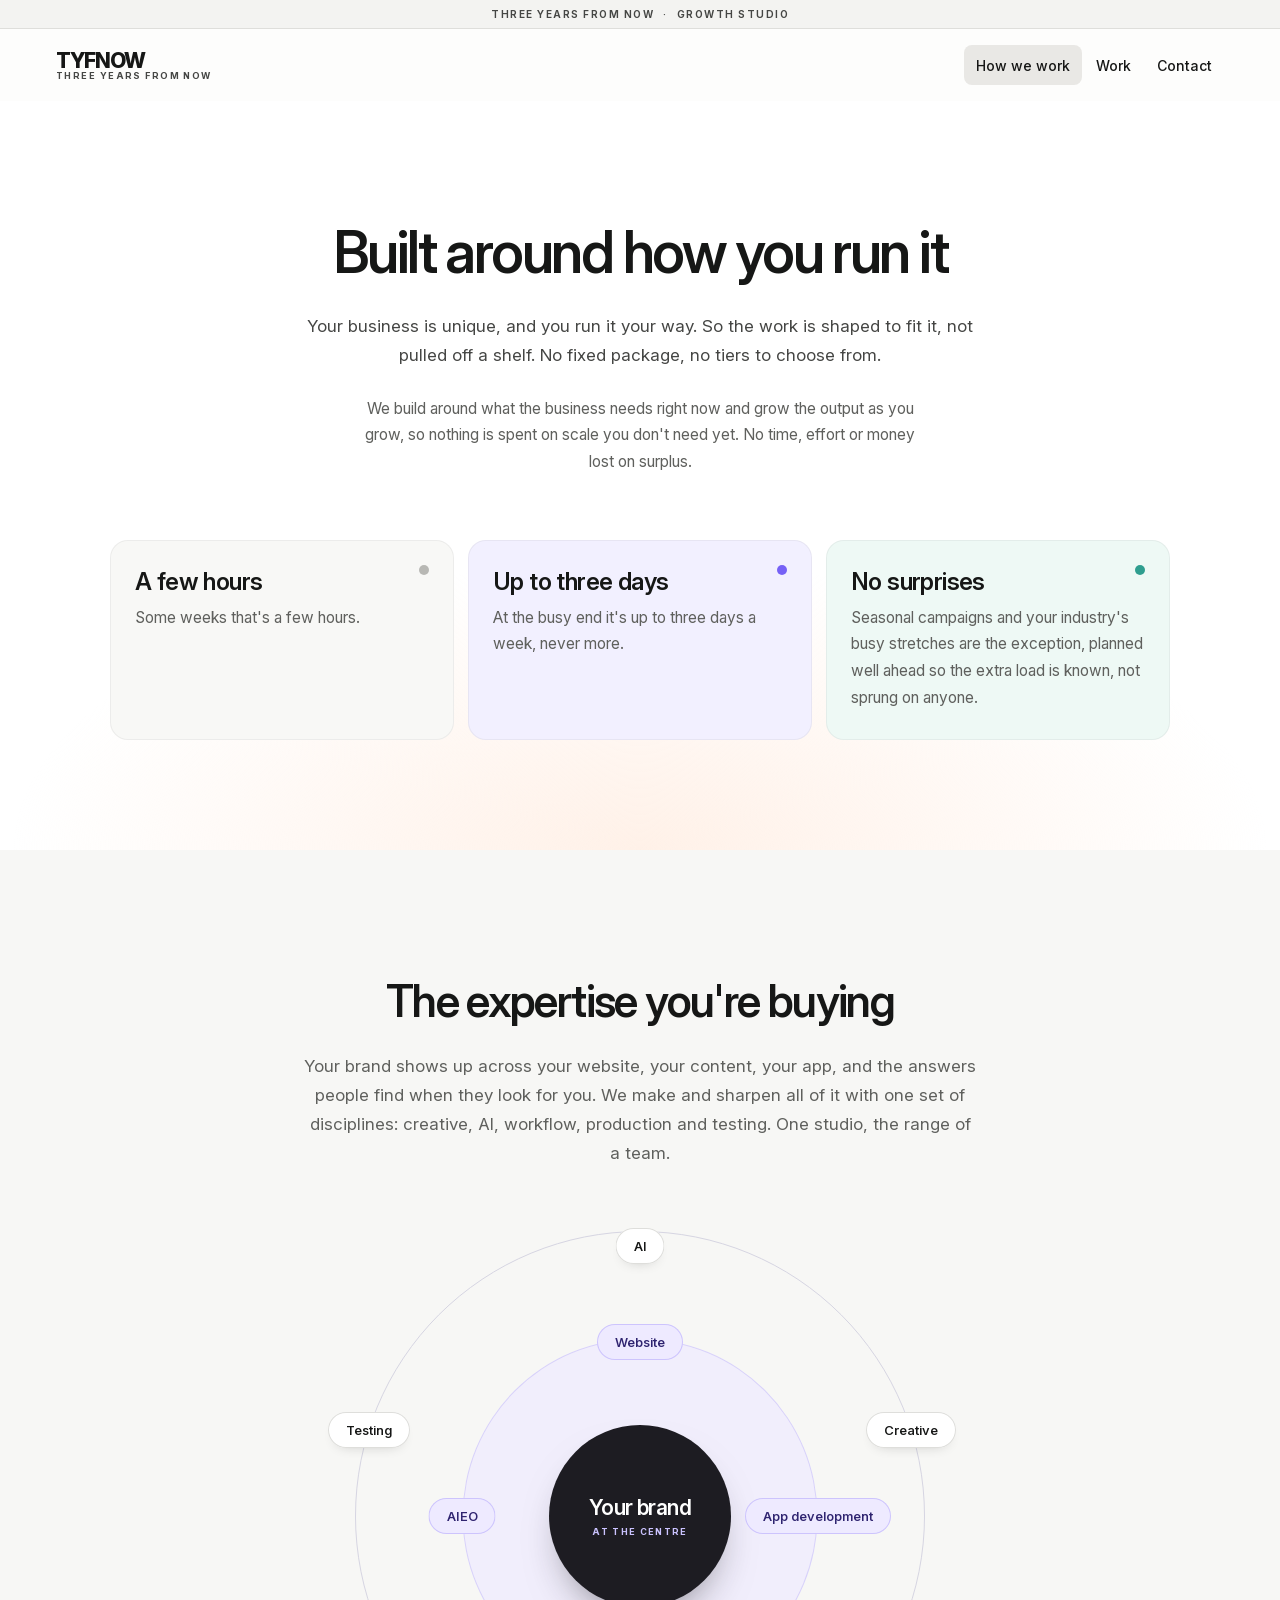
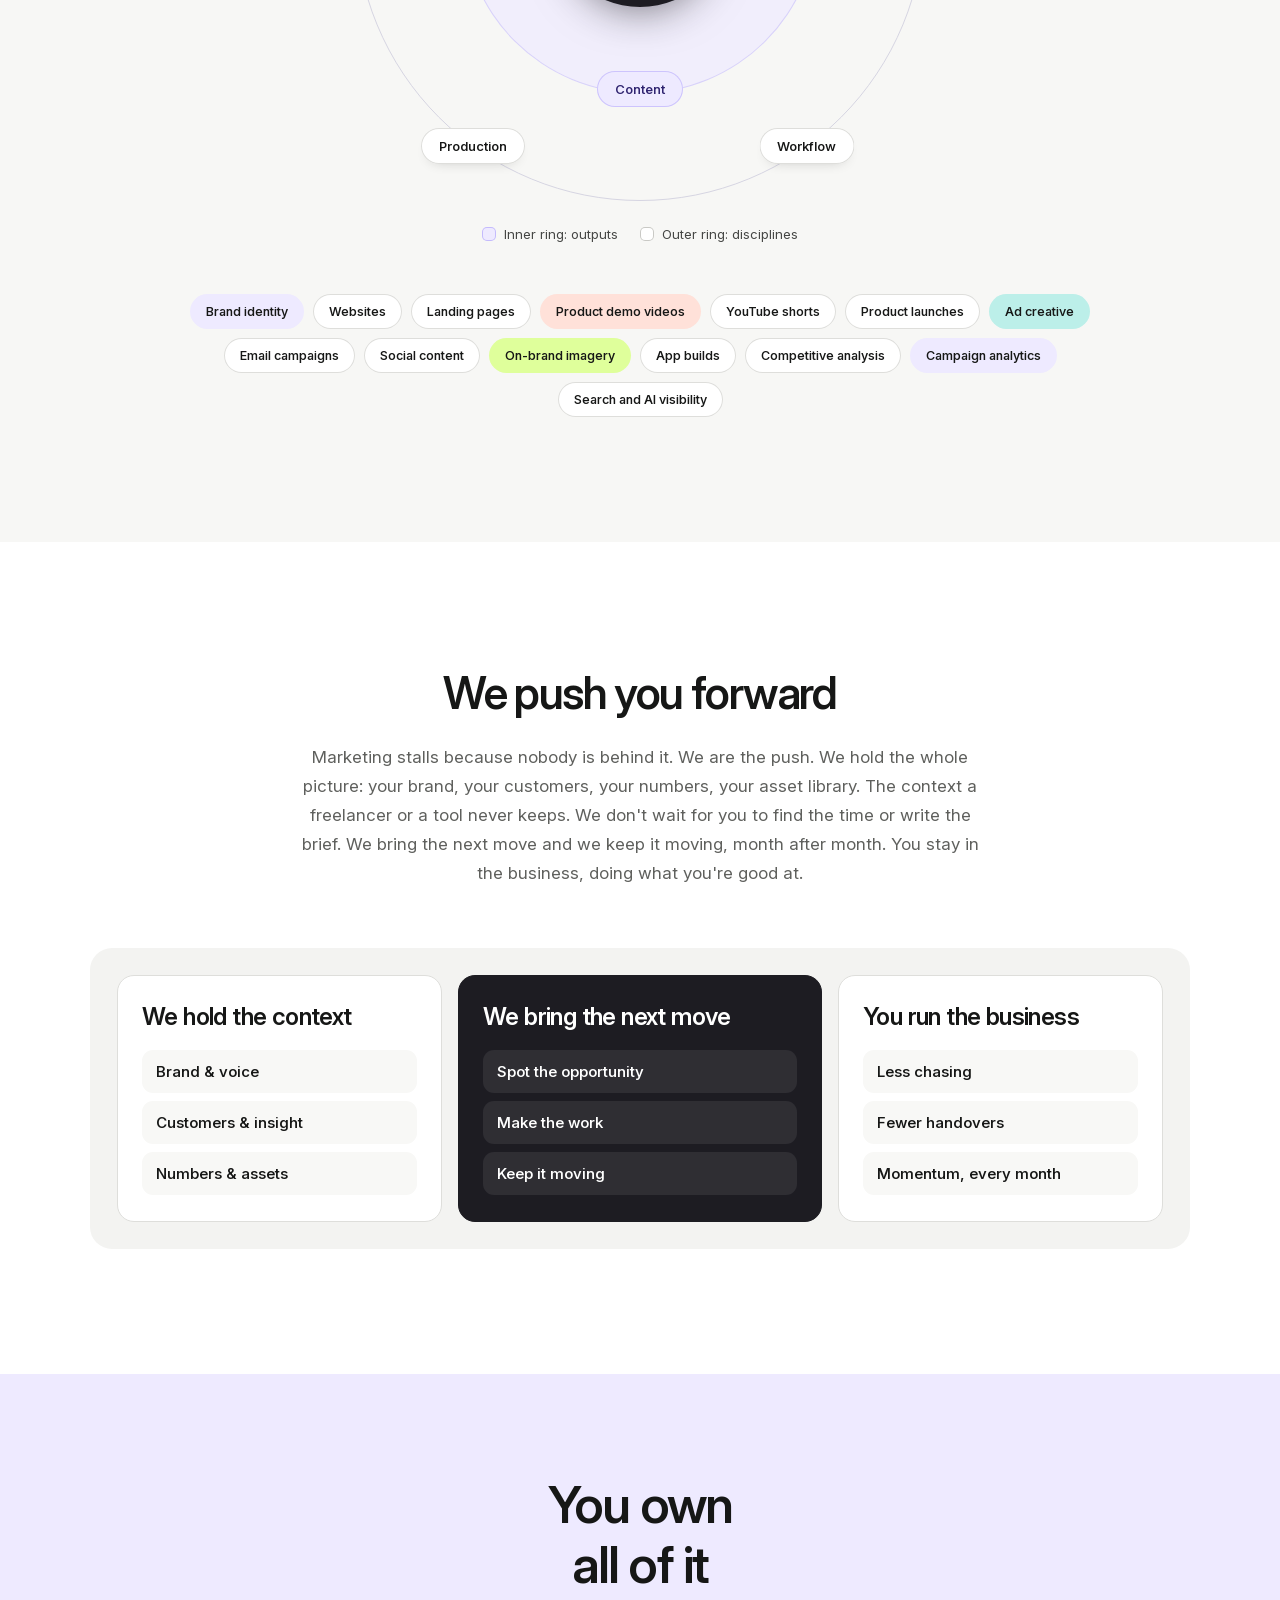
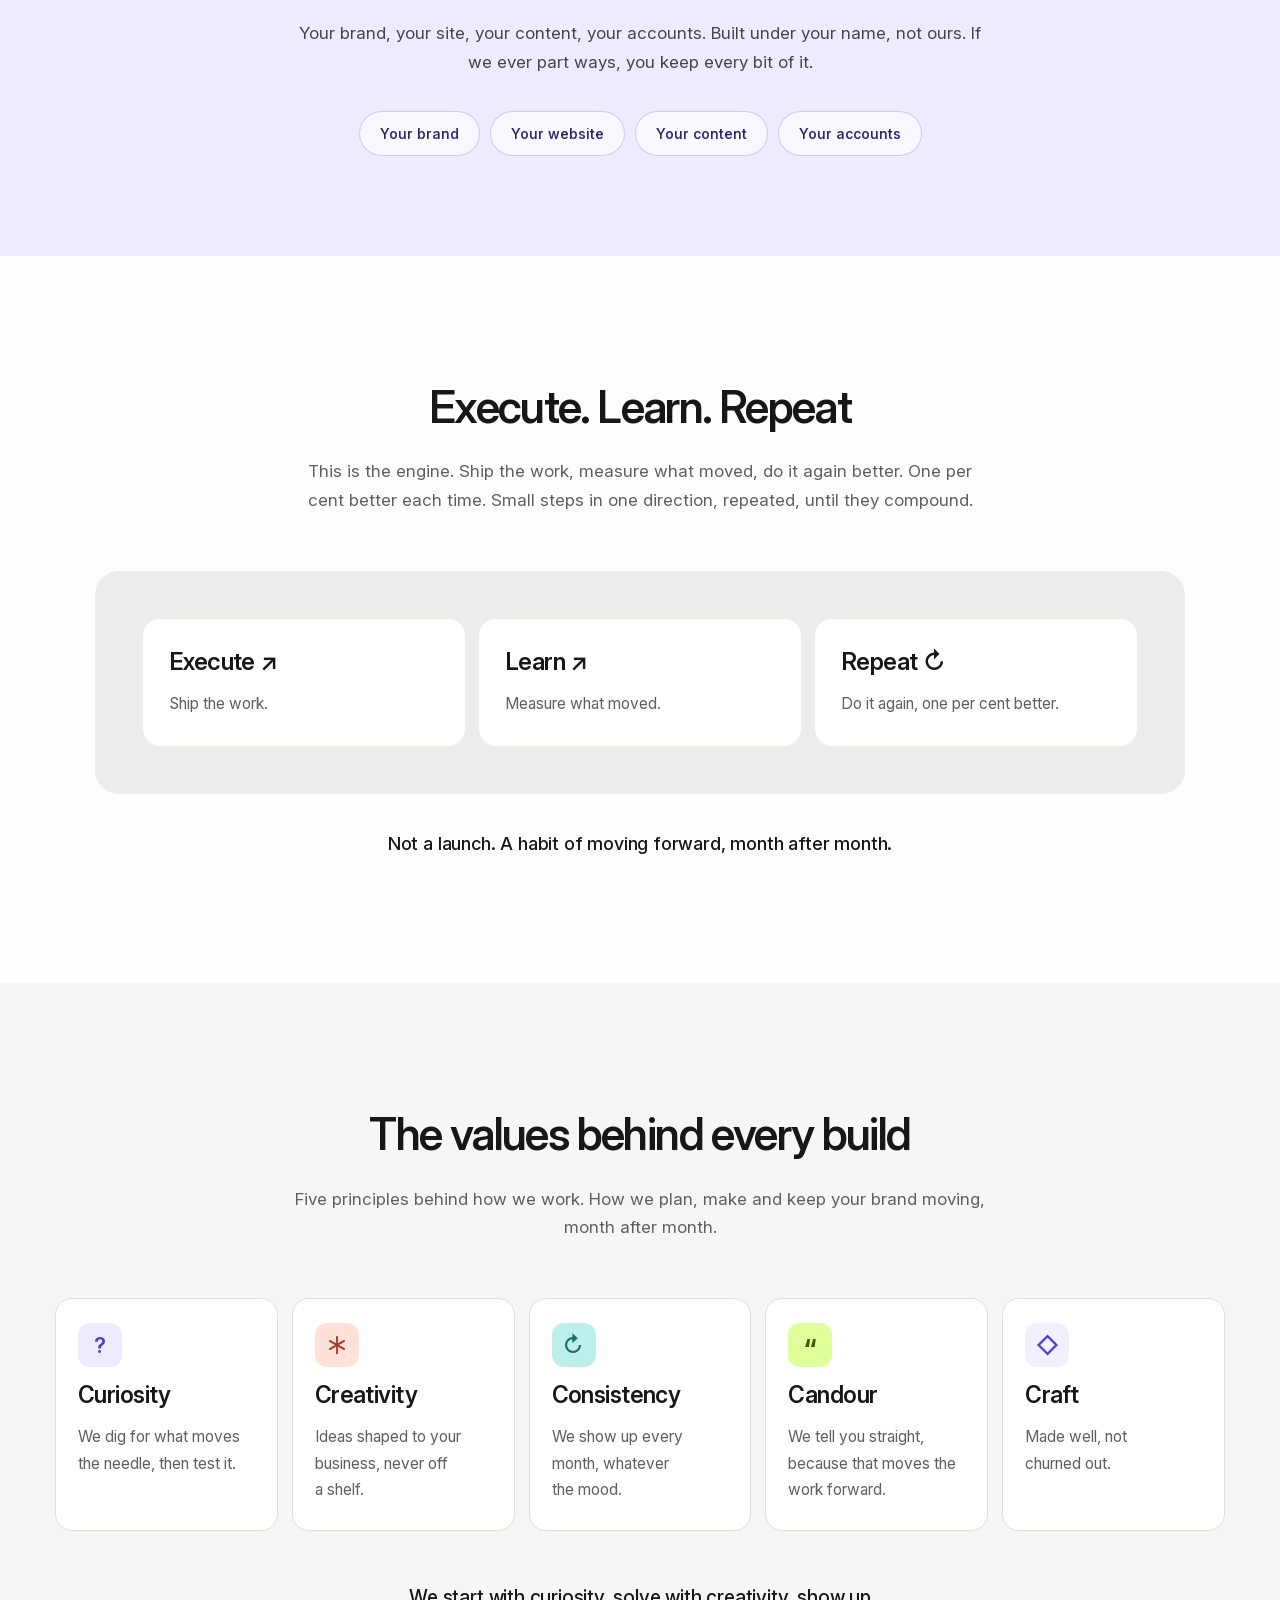
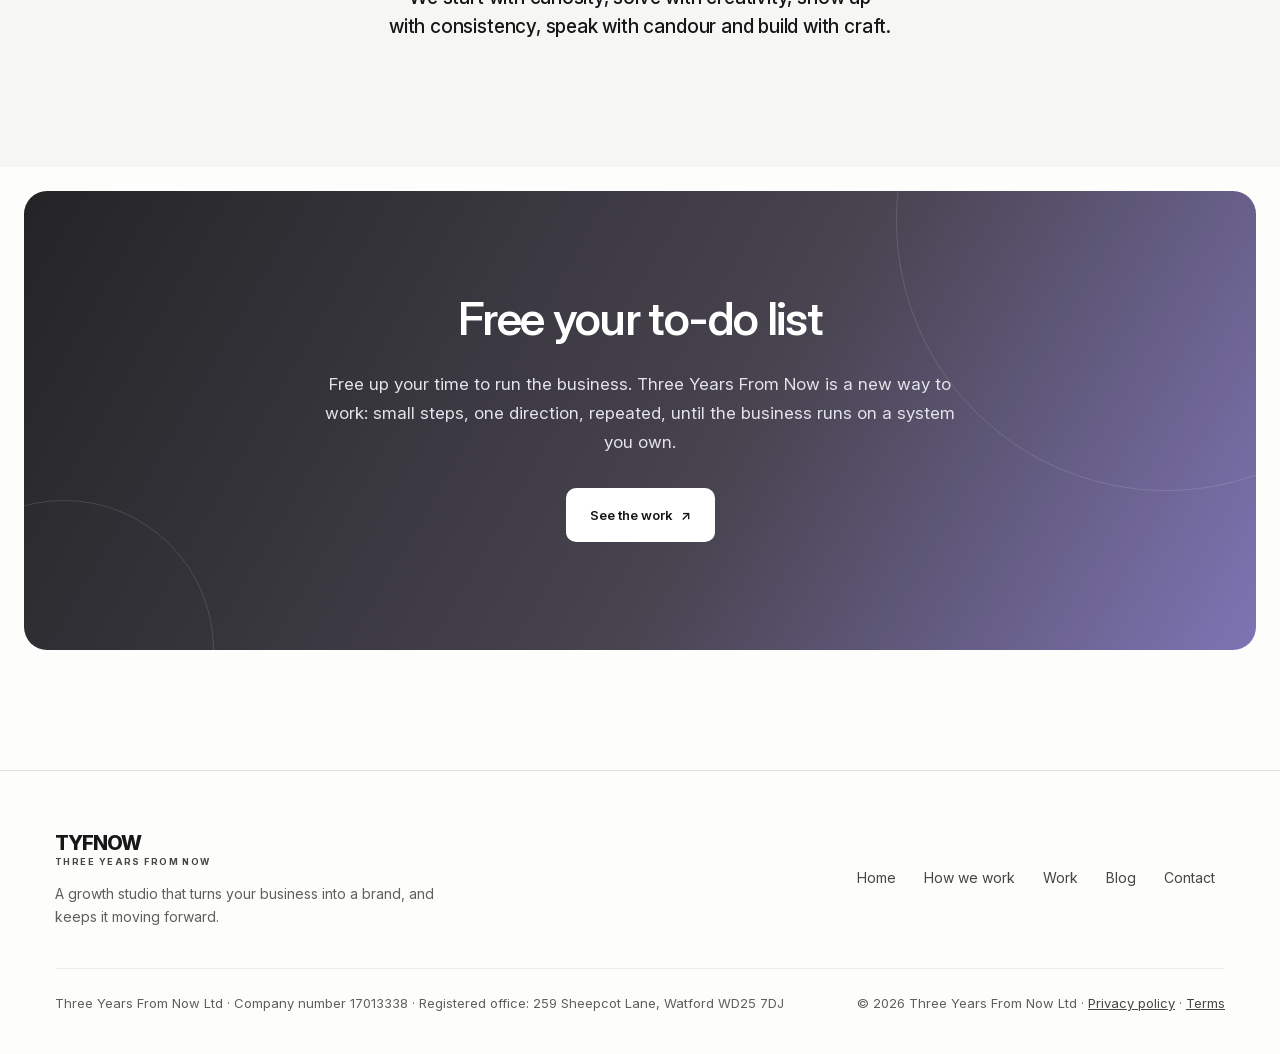
<file: how-we-work/index.html>
<!doctype html>
<html lang="en-GB" data-ga="">
<head>
<meta charset="utf-8">
<meta name="viewport" content="width=device-width, initial-scale=1">
<title>How we work. The expertise you're buying. Three Years From Now</title>
<meta name="description" content="No fixed packages, no tiers. We build your brand, website and content as one piece, with one set of disciplines, and keep it moving forward every month. You own all of it.">
<meta name="robots" content="index, follow">
<link rel="canonical" href="https://www.threeyearsfromnow.com/how-we-work">
<meta property="og:title" content="How we work. The expertise you're buying. Three Years From Now">
<meta property="og:description" content="No fixed packages, no tiers. We build your brand, website and content as one piece, and keep it moving forward every month. You own all of it.">
<meta property="og:url" content="https://www.threeyearsfromnow.com/how-we-work">
<meta property="og:type" content="website">
<meta property="og:site_name" content="Three Years From Now">
<meta property="og:locale" content="en_GB">
<meta property="og:image" content="https://www.threeyearsfromnow.com/img/og.png">
<meta property="og:image:width" content="1200">
<meta property="og:image:height" content="630">
<meta property="og:image:alt" content="Three Years From Now, a growth studio that turns your business into a brand.">
<meta name="twitter:card" content="summary_large_image">
<meta name="twitter:title" content="How we work. Three Years From Now">
<meta name="twitter:description" content="No fixed packages. We build your brand, website and content as one piece and keep it moving forward every month.">
<meta name="twitter:image" content="https://www.threeyearsfromnow.com/img/og.png">
<script type="application/ld+json">{"@context": "https://schema.org", "@graph": [{"@type": "WebPage", "url": "https://www.threeyearsfromnow.com/how-we-work", "name": "How we work", "isPartOf": {"@id": "https://www.threeyearsfromnow.com/#website"}, "about": {"@id": "https://www.threeyearsfromnow.com/#org"}}, {"@type": "BreadcrumbList", "itemListElement": [{"@type": "ListItem", "position": 1, "name": "Home", "item": "https://www.threeyearsfromnow.com/"}, {"@type": "ListItem", "position": 2, "name": "How we work", "item": "https://www.threeyearsfromnow.com/how-we-work"}]}]}</script>
<link rel="preload" href="/fonts/InterVariable-latin.woff" as="font" type="font/woff" crossorigin>
<link rel="stylesheet" href="/css/v06-base.css">
<link rel="stylesheet" href="/css/v06-how-we-work.css">
<link rel="stylesheet" href="/css/v06-chrome.css">
</head>
<body>
<div class="util">Three Years From Now <span aria-hidden="true">·</span> Growth studio</div>

<header class="hdr">
  <div class="hdr-wrap">
    <div class="hdr-in">
      <a class="brand" href="/" aria-label="TYFNOW, Three Years From Now, home">
        <span class="brand-w">TYFNOW</span>
        <span class="brand-s">Three Years From Now</span>
      </a>
      <nav class="hdr-nav" aria-label="Primary">
        <a class="hdr-link" href="/how-we-work" aria-current="page">How we work</a>
        <a class="hdr-link" href="/work">Work</a>
        <a class="hdr-link" href="/contact" data-track="nav_contact">Contact</a>
      </nav>
      <button class="hdr-menu" type="button" aria-controls="hdr-mob" aria-expanded="false">Menu</button>
    </div>
    <nav class="hdr-mob" id="hdr-mob" aria-label="Primary, mobile" hidden>
      <a class="hdr-link" href="/how-we-work" aria-current="page">How we work</a>
      <a class="hdr-link" href="/work">Work</a>
      <a class="hdr-link" href="/contact" data-track="nav_contact">Contact</a>
    </nav>
  </div>
</header>

<main>

  <!-- A. Hero -->
  <section class="hero" aria-labelledby="h-hero">
    <div class="wrap">
      <div class="head hw-f349c4">
        <h1 id="h-hero">Built around how <span class="v">you run it</span></h1>
        <p class="hero-lead">Your business is unique, and you run it your way. So the work is shaped to fit it, not pulled off a shelf. No fixed package, no tiers to choose from.</p>
        <p class="hero-sub">We build around what the business needs right now and grow the output as you grow, so nothing is spent on scale you don't need yet. No time, effort or money lost on surplus.</p>
      </div>
      <div class="cards3">
        <article class="rhythm hw-614e9e">
          <span class="dot hw-2509f5" aria-hidden="true"></span>
          <div class="hw-2d41c0">
            <h2 class="h-card">A few hours</h2>
            <p class="small">Some weeks that's a few hours.</p>
          </div>
        </article>
        <article class="rhythm hw-a813ca">
          <span class="dot hw-16aa7a" aria-hidden="true"></span>
          <div class="hw-2d41c0">
            <h2 class="h-card">Up to three days</h2>
            <p class="small">At the busy end it's up to three days a week, never more.</p>
          </div>
        </article>
        <article class="rhythm hw-35dbbc">
          <span class="dot hw-80bacb" aria-hidden="true"></span>
          <div class="hw-2d41c0">
            <h2 class="h-card">No surprises</h2>
            <p class="small">Seasonal campaigns and your industry's busy stretches are the exception, planned well ahead so the extra load is known, not sprung on anyone.</p>
          </div>
        </article>
      </div>
    </div>
  </section>

  <!-- B. Expertise -->
  <section class="sec exp" aria-labelledby="h-exp">
    <div class="wrap">
      <div class="head">
        <h2 id="h-exp">The expertise you're buying</h2>
        <p class="desc">Your brand shows up across your website, your content, your app, and the answers people find when they look for you. We make and sharpen all of it with one set of disciplines: creative, AI, workflow, production and testing. One studio, the range of a team.</p>
      </div>
      <figure class="hw-abeea1">
        <figcaption class="sr">Diagram. Your brand sits at the centre. The inner ring shows what we make: website, app development, content and AIEO. The outer ring shows the disciplines we make it with: AI, creative, workflow, production and testing.</figcaption>
        <div class="ring" aria-hidden="true">
          <div class="circ c-out"></div>
          <div class="circ c-in"></div>
          <div class="circ c-core"><b>Your brand</b><span>At the centre</span></div>
          <span class="rp rp-in hw-6b2873">Website</span>
          <span class="rp rp-in rp-app hw-4e462d">App development</span>
          <span class="rp rp-in hw-a152b2">Content</span>
          <span class="rp rp-in hw-9da6da">AIEO</span>
          <span class="rp rp-out hw-f49ae8">AI</span>
          <span class="rp rp-out hw-bfe53c">Creative</span>
          <span class="rp rp-out hw-98cc9f">Workflow</span>
          <span class="rp rp-out hw-0b761a">Production</span>
          <span class="rp rp-out hw-56c4cf">Testing</span>
        </div>
        <div class="ring-key" aria-hidden="true">
          <span class="key"><i class="hw-bf9cd9"></i>Inner ring: outputs</span>
          <span class="key"><i class="hw-60d1d4"></i>Outer ring: disciplines</span>
        </div>
        <div class="ring-list" aria-hidden="true">
          <div class="core-sm"><b>Your brand</b><span>At the centre</span></div>
          <span class="tiny">Outputs</span>
          <div class="row"><span class="rp rp-in">Website</span><span class="rp rp-in">App development</span><span class="rp rp-in">Content</span><span class="rp rp-in">AIEO</span></div>
          <span class="tiny">Disciplines</span>
          <div class="row"><span class="rp rp-out">AI</span><span class="rp rp-out">Creative</span><span class="rp rp-out">Workflow</span><span class="rp rp-out">Production</span><span class="rp rp-out">Testing</span></div>
        </div>
      </figure>
      <ul class="svc" aria-label="Work we take on">
        <li class="t-l">Brand identity</li><li>Websites</li><li>Landing pages</li><li class="t-p">Product demo videos</li><li>YouTube shorts</li><li>Product launches</li><li class="t-m">Ad creative</li><li>Email campaigns</li><li>Social content</li><li class="t-g">On-brand imagery</li><li>App builds</li><li>Competitive analysis</li><li class="t-l">Campaign analytics</li><li>Search and AI visibility</li>
      </ul>
    </div>
  </section>

  <!-- C. Push -->
  <section class="sec hw-fbb76b" aria-labelledby="h-push">
    <div class="wrap">
      <div class="head">
        <h2 id="h-push">We push you <span class="v">forward</span></h2>
        <p class="desc">Marketing stalls because nobody is behind it. We are the push. We hold the whole picture: your brand, your customers, your numbers, your asset library. The context a freelancer or a tool never keeps. We don't wait for you to find the time or write the brief. We bring the next move and we keep it moving, month after month. You stay in the business, doing what you're good at.</p>
      </div>
      <div class="push">
        <article class="mod">
          <h3 class="h-card">We hold the context</h3>
          <ul class="hw-2d41c0">
            <li class="mi">Brand &amp; voice</li>
            <li class="mi">Customers &amp; insight</li>
            <li class="mi">Numbers &amp; assets</li>
          </ul>
        </article>
        <article class="mod mod-dark">
          <h3 class="h-card">We bring the next move</h3>
          <ul class="hw-2d41c0">
            <li class="mi">Spot the opportunity</li>
            <li class="mi">Make the work</li>
            <li class="mi">Keep it moving</li>
          </ul>
        </article>
        <article class="mod">
          <h3 class="h-card">You run the business</h3>
          <ul class="hw-2d41c0">
            <li class="mi">Less chasing</li>
            <li class="mi">Fewer handovers</li>
            <li class="mi">Momentum, every month</li>
          </ul>
        </article>
      </div>
    </div>
  </section>

  <!-- D. Own -->
  <section class="own" aria-labelledby="h-own">
    <div class="wrap">
      <div class="head">
        <h2 id="h-own"><span class="line">You own</span> <span class="line v">all of it</span></h2>
        <p class="desc hw-c14dbf">Your brand, your site, your content, your accounts. Built under your name, not ours. If we ever part ways, you keep every bit of it.</p>
        <ul class="chips" aria-label="What you own">
          <li>Your brand</li><li>Your website</li><li>Your content</li><li>Your accounts</li>
        </ul>
      </div>
    </div>
  </section>

  <!-- E. Execute. Learn. Repeat. -->
  <section class="sec elr" aria-labelledby="h-elr">
    <div class="wrap">
      <div class="head">
        <h2 id="h-elr">Execute. Learn. Repeat</h2>
        <p class="desc">This is the engine. Ship the work, measure what moved, do it again better. One per cent better each time. Small steps in one direction, repeated, until they compound.</p>
      </div>
      <div class="panel">
        <ol class="steps">
          <li class="step">
            <h3 class="h-card">Execute <span aria-hidden="true">↗</span></h3>
            <p class="small">Ship the work.</p>
          </li>
          <li class="step">
            <h3 class="h-card">Learn <span aria-hidden="true">↗</span></h3>
            <p class="small">Measure what moved.</p>
          </li>
          <li class="step">
            <h3 class="h-card">Repeat <span aria-hidden="true">↻</span></h3>
            <p class="small">Do it again, one per cent better.</p>
          </li>
        </ol>
      </div>
      <p class="support">Not a launch. A habit of moving forward, month after month.</p>
    </div>
  </section>

  <!-- F. Values -->
  <section class="sec vals-sec" aria-labelledby="h-vals">
    <div class="wrap">
      <div class="head">
        <h2 id="h-vals">The values behind every build</h2>
        <p class="desc">Five principles behind how we work. How we plan, make and keep your brand moving, month after month.</p>
      </div>
      <ul class="vals">
        <li class="val">
          <span class="val-ic hw-2bfc94" aria-hidden="true">?</span>
          <h3 class="h-val">Curiosity</h3>
          <p class="small">We dig for what moves the needle, then test it.</p>
        </li>
        <li class="val">
          <span class="val-ic hw-7bbbf2" aria-hidden="true"><svg width="22" height="22" viewBox="0 0 24 24" fill="none" stroke="currentColor" stroke-width="2" stroke-linecap="round" aria-hidden="true"><path d="M12 3v18M4.2 7.5l15.6 9M4.2 16.5l15.6-9"></path></svg></span>
          <h3 class="h-val">Creativity</h3>
          <p class="small">Ideas shaped to your business, never off a shelf.</p>
        </li>
        <li class="val">
          <span class="val-ic hw-d1dcd6" aria-hidden="true">↻</span>
          <h3 class="h-val">Consistency</h3>
          <p class="small">We show up every month, whatever the mood.</p>
        </li>
        <li class="val">
          <span class="val-ic hw-66872f" aria-hidden="true">“</span>
          <h3 class="h-val">Candour</h3>
          <p class="small">We tell you straight, because that moves the work forward.</p>
        </li>
        <li class="val">
          <span class="val-ic hw-dde542" aria-hidden="true">◇</span>
          <h3 class="h-val">Craft</h3>
          <p class="small">Made well, not churned out.</p>
        </li>
      </ul>
      <p class="mantra">We start with curiosity, solve with creativity, show up with consistency, speak with candour and build with craft.</p>
    </div>
  </section>

  <!-- G. Closing -->
  <section class="close-out" aria-labelledby="h-close">
    <div class="closer">
      <div class="deco hw-46c043" aria-hidden="true"></div>
      <div class="deco hw-306771" aria-hidden="true"></div>
      <div class="wrap hw-def3bf">
        <div class="head">
          <h2 id="h-close">Free your to-do list</h2>
          <p class="desc hw-0f5c0b">Free up your time to run the business. Three Years From Now is a new way to work: small steps, one direction, repeated, until the business runs on a system you own.</p>
          <a class="btn btn-light hw-492fe4" href="/work" data-track="hw_cta_1">See the work <span aria-hidden="true">↗</span></a>
        </div>
      </div>
    </div>
  </section>

</main>

<footer class="foot">
  <div class="foot-wrap">
    <div class="foot-top">
      <div class="foot-brand">
        <a class="brand" href="/" aria-label="TYFNOW, Three Years From Now, home">
          <span class="brand-w">TYFNOW</span>
          <span class="brand-s">Three Years From Now</span>
        </a>
        <p class="foot-desc">A growth studio that turns your business into a brand, and keeps it moving forward.</p>
      </div>
      <nav class="foot-links" aria-label="Footer">
        <a href="/">Home</a>
        <a href="/how-we-work" aria-current="page">How we work</a>
        <a href="/work">Work</a>
        <a href="/blog">Blog</a>
        <a href="/contact">Contact</a>
      </nav>
    </div>
    <div class="foot-base">
      <p>Three Years From Now Ltd · Company number 17013338 · Registered office: 259 Sheepcot Lane, Watford WD25 7DJ</p>
      <p>© 2026 Three Years From Now Ltd · <a href="/privacy">Privacy policy</a> · <a href="/terms">Terms</a></p>
    </div>
  </div>
</footer>

<div id="cookie" class="cookie" role="region" aria-label="Cookies">
  <p>We'd like to count visits with Google Analytics. It records which pages and buttons get used, not what you type. <a href="/privacy">Privacy policy</a>.</p>
  <button type="button" data-accept>Accept</button>
  <button type="button" data-decline>Decline</button>
</div>

<script src="/js/site.js"></script>
<script src="/js/v06.js"></script>
</body>
</html>
</file>
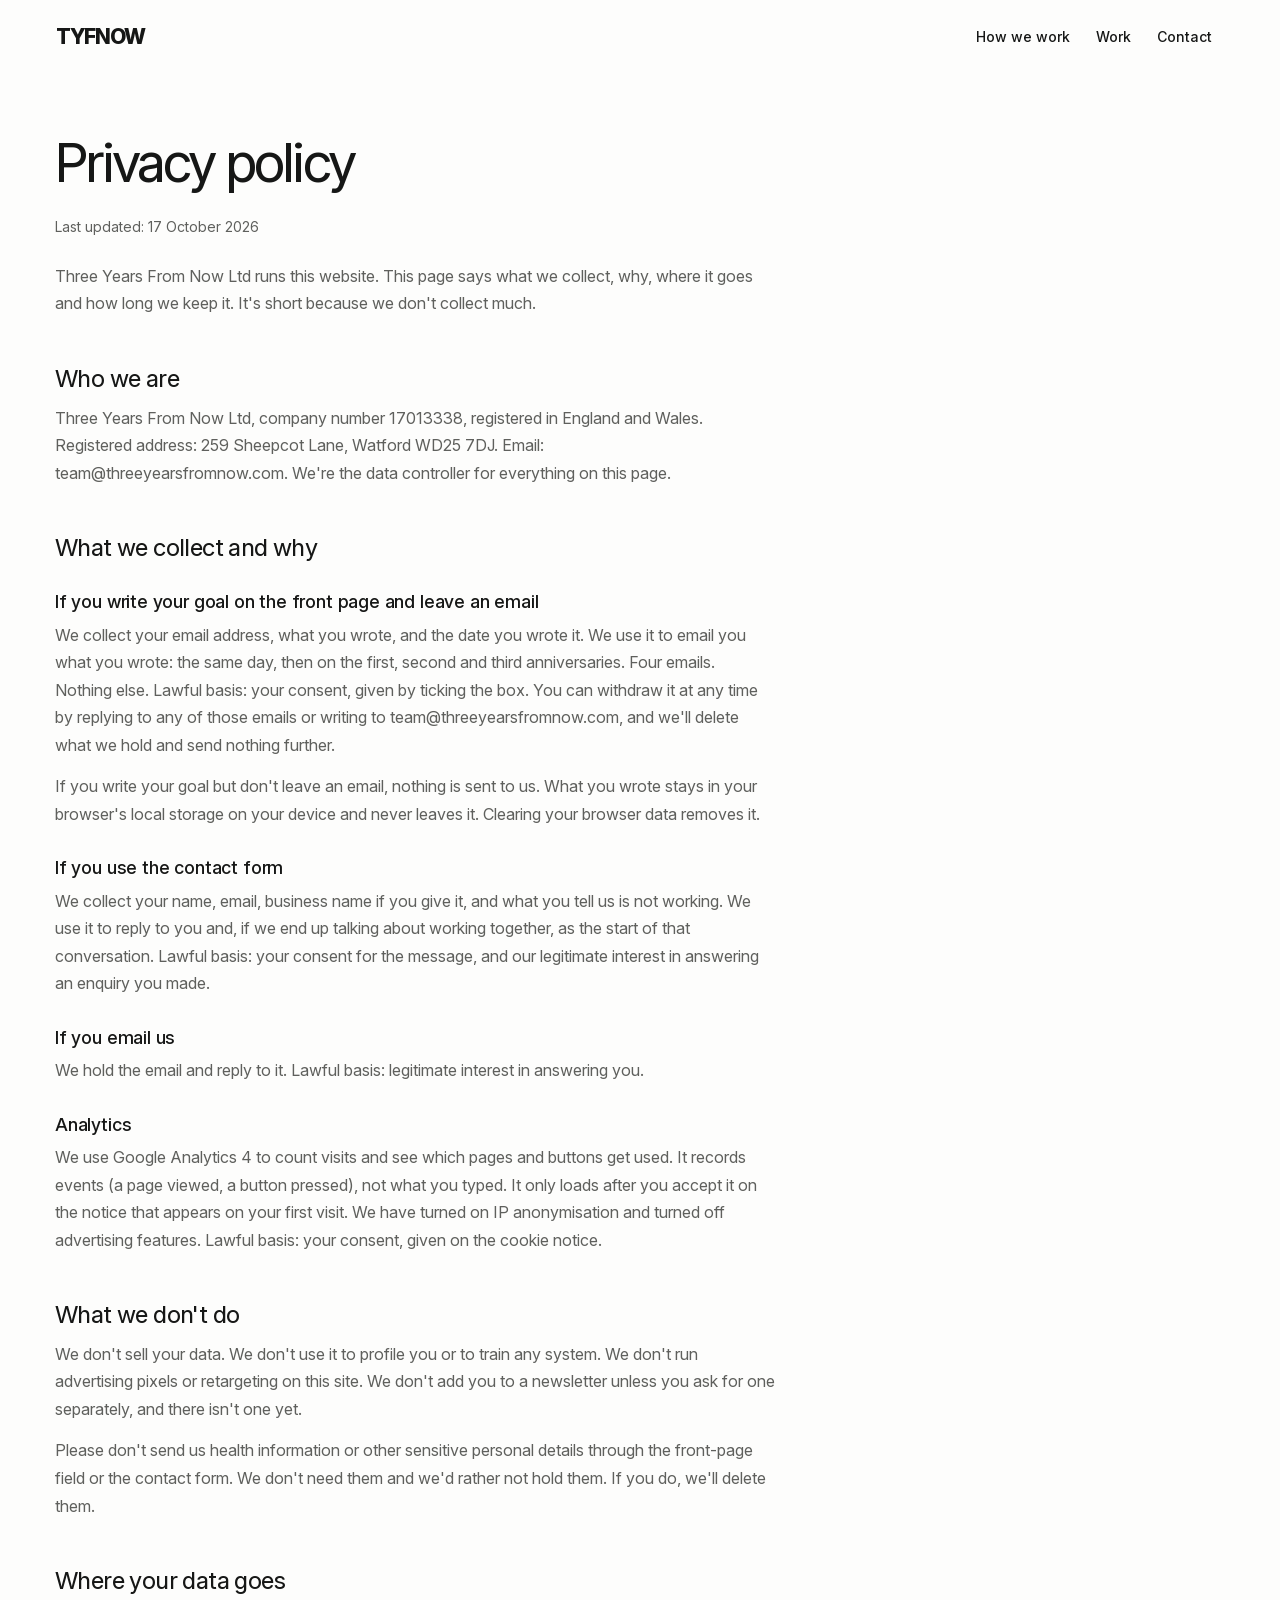
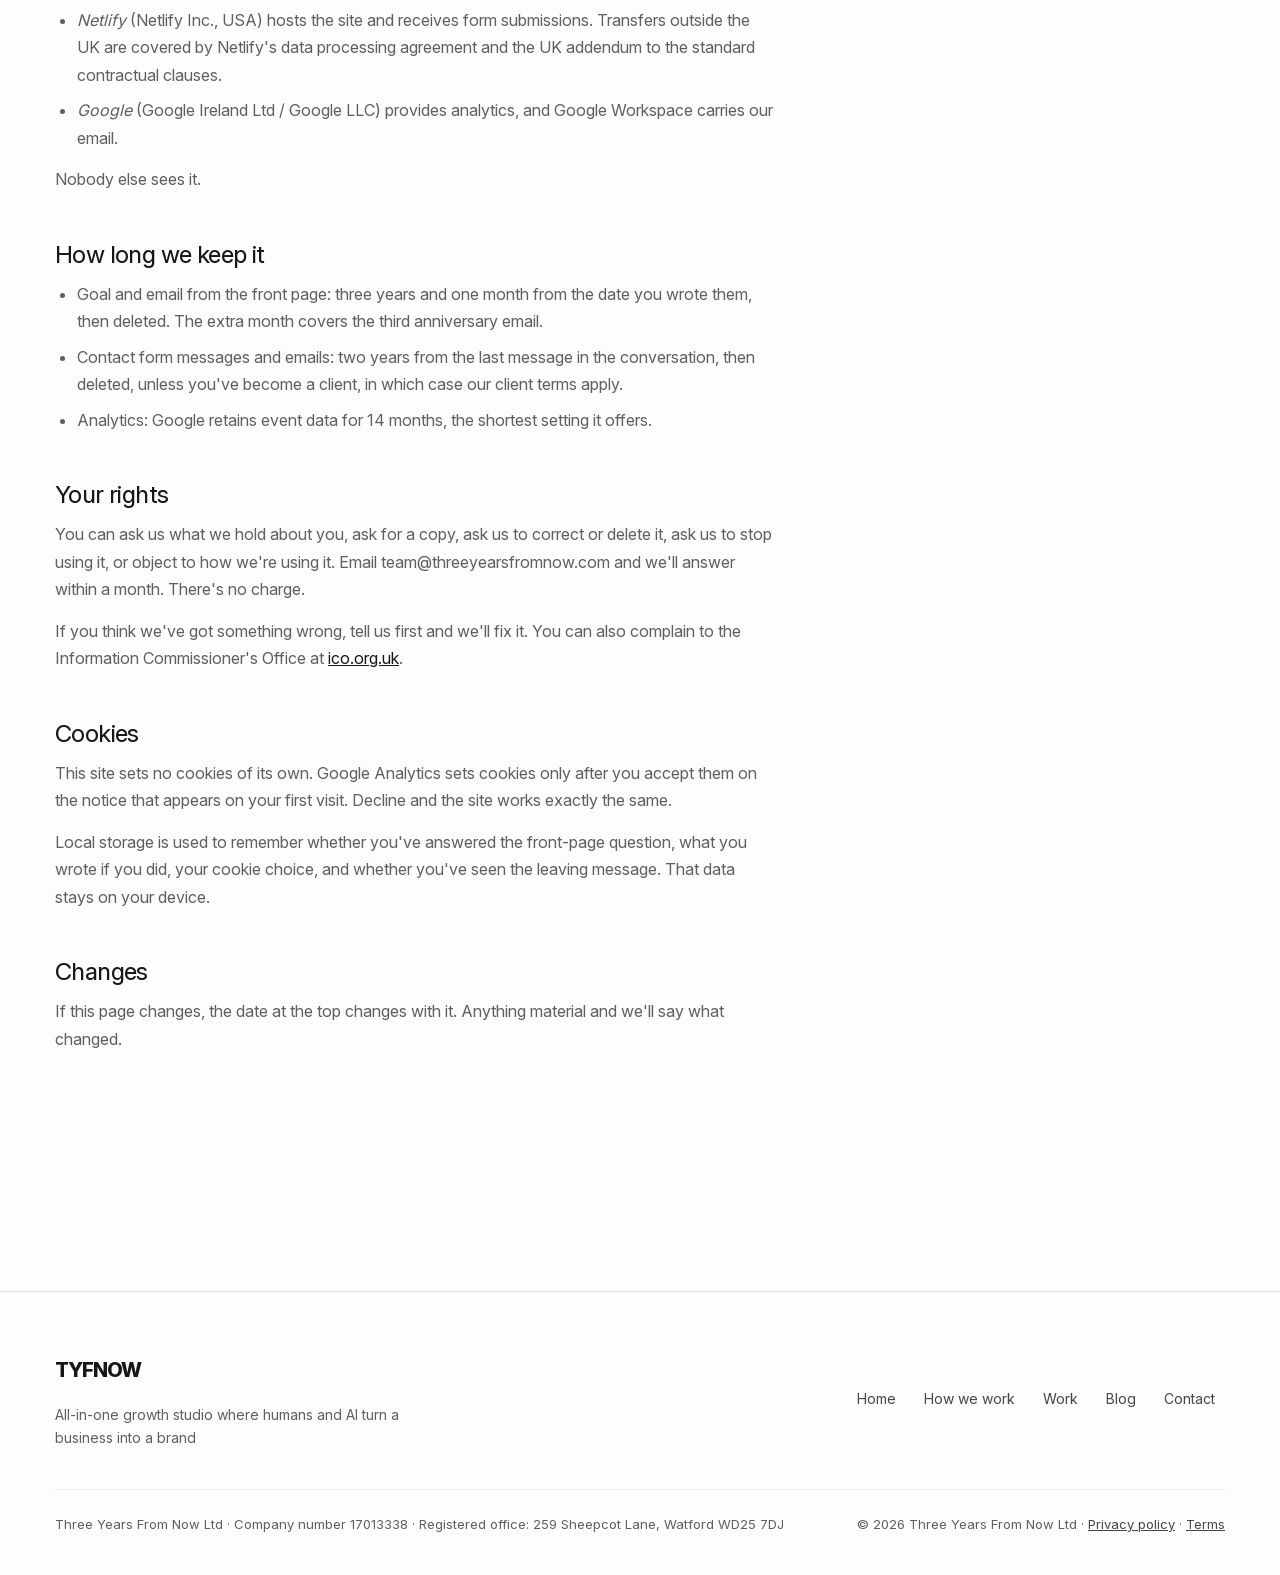
<file: privacy/index.html>
<!doctype html>
<html lang="en-GB" data-ga="">
<head>
<meta charset="utf-8">
<meta name="viewport" content="width=device-width, initial-scale=1">
<title>Privacy policy. Three Years From Now</title>
<meta name="description" content="What we collect, why, where it goes and how long we keep it.">
<link rel="canonical" href="https://www.threeyearsfromnow.com/privacy">
<meta property="og:title" content="Privacy policy. Three Years From Now">
<meta property="og:description" content="What we collect, why, where it goes and how long we keep it.">
<meta property="og:url" content="https://www.threeyearsfromnow.com/privacy">
<meta property="og:type" content="website">
<meta property="og:site_name" content="Three Years From Now">
<meta property="og:locale" content="en_GB">
<meta property="og:image" content="https://www.threeyearsfromnow.com/img/og.png">
<meta property="og:image:width" content="1200">
<meta property="og:image:height" content="630">
<meta property="og:image:alt" content="Hopping tools isn't a strategy. A growth studio for business owners.">
<meta name="twitter:card" content="summary_large_image">
<meta name="twitter:title" content="Privacy policy. Three Years From Now">
<meta name="twitter:description" content="What we collect, why, where it goes and how long we keep it.">
<meta name="twitter:image" content="https://www.threeyearsfromnow.com/img/og.png">
<script type="application/ld+json">{"@context": "https://schema.org", "@graph": [{"@type": "BreadcrumbList", "itemListElement": [{"@type": "ListItem", "position": 1, "name": "Home", "item": "https://www.threeyearsfromnow.com/"}, {"@type": "ListItem", "position": 2, "name": "Privacy policy", "item": "https://www.threeyearsfromnow.com/privacy"}]}]}</script>
<link rel="preload" href="/fonts/InterVariable-latin.woff" as="font" type="font/woff" crossorigin>
<link rel="stylesheet" href="/css/v06-base.css">
<link rel="stylesheet" href="/css/site.css">
<link rel="stylesheet" href="/css/pages.css">
<link rel="stylesheet" href="/css/v06-legacy.css">
<link rel="stylesheet" href="/css/v06-type.css">
<link rel="stylesheet" href="/css/v06-chrome.css">
</head>
<body>
<div id="site">

<header class="hdr">
  <div class="hdr-wrap">
    <div class="hdr-in">
      <a class="brand" href="/" aria-label="TYFNOW, Three Years From Now, home">
        <span class="brand-w">TYFNOW</span>
      </a>
      <nav class="hdr-nav" aria-label="Primary">
        <a class="hdr-link" href="/#how-we-work">How we work</a>
        <a class="hdr-link" href="/#work">Work</a>
        <a class="hdr-link" href="/#contact" data-track="nav_contact">Contact</a>
      </nav>
      <button class="hdr-menu" type="button" aria-controls="hdr-mob" aria-expanded="false">Menu</button>
    </div>
    <nav class="hdr-mob" id="hdr-mob" aria-label="Primary, mobile" hidden>
      <a class="hdr-link" href="/#how-we-work">How we work</a>
      <a class="hdr-link" href="/#work">Work</a>
      <a class="hdr-link" href="/#contact" data-track="nav_contact">Contact</a>
    </nav>
  </div>
</header>
  <main class="wrap">

<section class="page">
  <h1>Privacy policy</h1>
  <div class="prose">
    <p class="updated">Last updated: 17 October 2026</p>
    <p>Three Years From Now Ltd runs this website. This page says what we collect, why, where it goes and how long we keep it. It's short because we don't collect much.</p>
    <h2>Who we are</h2>
    <p>Three Years From Now Ltd, company number 17013338, registered in England and Wales. Registered address: 259 Sheepcot Lane, Watford WD25 7DJ. Email: team@threeyearsfromnow.com. We're the data controller for everything on this page.</p>
    <h2>What we collect and why</h2>
    <h3>If you write your goal on the front page and leave an email</h3>
    <p>We collect your email address, what you wrote, and the date you wrote it. We use it to email you what you wrote: the same day, then on the first, second and third anniversaries. Four emails. Nothing else. Lawful basis: your consent, given by ticking the box. You can withdraw it at any time by replying to any of those emails or writing to team@threeyearsfromnow.com, and we'll delete what we hold and send nothing further.</p>
    <p>If you write your goal but don't leave an email, nothing is sent to us. What you wrote stays in your browser's local storage on your device and never leaves it. Clearing your browser data removes it.</p>
    <h3>If you use the contact form</h3>
    <p>We collect your name, email, business name if you give it, and what you tell us is not working. We use it to reply to you and, if we end up talking about working together, as the start of that conversation. Lawful basis: your consent for the message, and our legitimate interest in answering an enquiry you made.</p>
    <h3>If you email us</h3>
    <p>We hold the email and reply to it. Lawful basis: legitimate interest in answering you.</p>
    <h3>Analytics</h3>
    <p>We use Google Analytics 4 to count visits and see which pages and buttons get used. It records events (a page viewed, a button pressed), not what you typed. It only loads after you accept it on the notice that appears on your first visit. We have turned on IP anonymisation and turned off advertising features. Lawful basis: your consent, given on the cookie notice.</p>
    <h2>What we don't do</h2>
    <p>We don't sell your data. We don't use it to profile you or to train any system. We don't run advertising pixels or retargeting on this site. We don't add you to a newsletter unless you ask for one separately, and there isn't one yet.</p>
    <p>Please don't send us health information or other sensitive personal details through the front-page field or the contact form. We don't need them and we'd rather not hold them. If you do, we'll delete them.</p>
    <h2>Where your data goes</h2>
    <ul>
      <li><em>Netlify</em> (Netlify Inc., USA) hosts the site and receives form submissions. Transfers outside the UK are covered by Netlify's data processing agreement and the UK addendum to the standard contractual clauses.</li>
      <li><em>Google</em> (Google Ireland Ltd / Google LLC) provides analytics, and Google Workspace carries our email.</li>
    </ul>
    <p>Nobody else sees it.</p>
    <h2>How long we keep it</h2>
    <ul>
      <li>Goal and email from the front page: three years and one month from the date you wrote them, then deleted. The extra month covers the third anniversary email.</li>
      <li>Contact form messages and emails: two years from the last message in the conversation, then deleted, unless you've become a client, in which case our client terms apply.</li>
      <li>Analytics: Google retains event data for 14 months, the shortest setting it offers.</li>
    </ul>
    <h2>Your rights</h2>
    <p>You can ask us what we hold about you, ask for a copy, ask us to correct or delete it, ask us to stop using it, or object to how we're using it. Email team@threeyearsfromnow.com and we'll answer within a month. There's no charge.</p>
    <p>If you think we've got something wrong, tell us first and we'll fix it. You can also complain to the Information Commissioner's Office at <a href="https://ico.org.uk" rel="noopener">ico.org.uk</a>.</p>
    <h2>Cookies</h2>
    <p>This site sets no cookies of its own. Google Analytics sets cookies only after you accept them on the notice that appears on your first visit. Decline and the site works exactly the same.</p>
    <p>Local storage is used to remember whether you've answered the front-page question, what you wrote if you did, your cookie choice, and whether you've seen the leaving message. That data stays on your device.</p>
    <h2>Changes</h2>
    <p>If this page changes, the date at the top changes with it. Anything material and we'll say what changed.</p>
  </div>
</section>

  </main>
  <footer class="foot">
  <div class="foot-wrap">
    <div class="foot-top">
      <div class="foot-brand">
        <a class="brand" href="/" aria-label="TYFNOW, Three Years From Now, home">
          <span class="brand-w">TYFNOW</span>
        </a>
        <p class="foot-desc">All-in-one growth studio where humans and AI turn a business into a brand</p>
      </div>
      <nav class="foot-links" aria-label="Footer">
        <a href="/">Home</a>
        <a href="/#how-we-work">How we work</a>
        <a href="/#work">Work</a>
        <a href="/blog">Blog</a>
        <a href="/#contact">Contact</a>
      </nav>
    </div>
    <div class="foot-base">
      <p>Three Years From Now Ltd · Company number 17013338 · Registered office: 259 Sheepcot Lane, Watford WD25 7DJ</p>
      <p>© 2026 Three Years From Now Ltd · <a href="/privacy" aria-current="page">Privacy policy</a> · <a href="/terms">Terms</a></p>
    </div>
  </div>
</footer>
</div>
<div id="cookie" class="cookie" role="region" aria-label="Cookies">
  <p>We'd like to count visits with Google Analytics. It records which pages and buttons get used, not what you type. <a href="/privacy">Privacy policy</a>.</p>
  <button type="button" class="btn" data-accept>Accept</button>
  <button type="button" class="btn ghost" data-decline>Decline</button>
</div>
<script src="/js/site.js"></script>
<script src="/js/v06.js"></script>
</body>
</html>
</file>
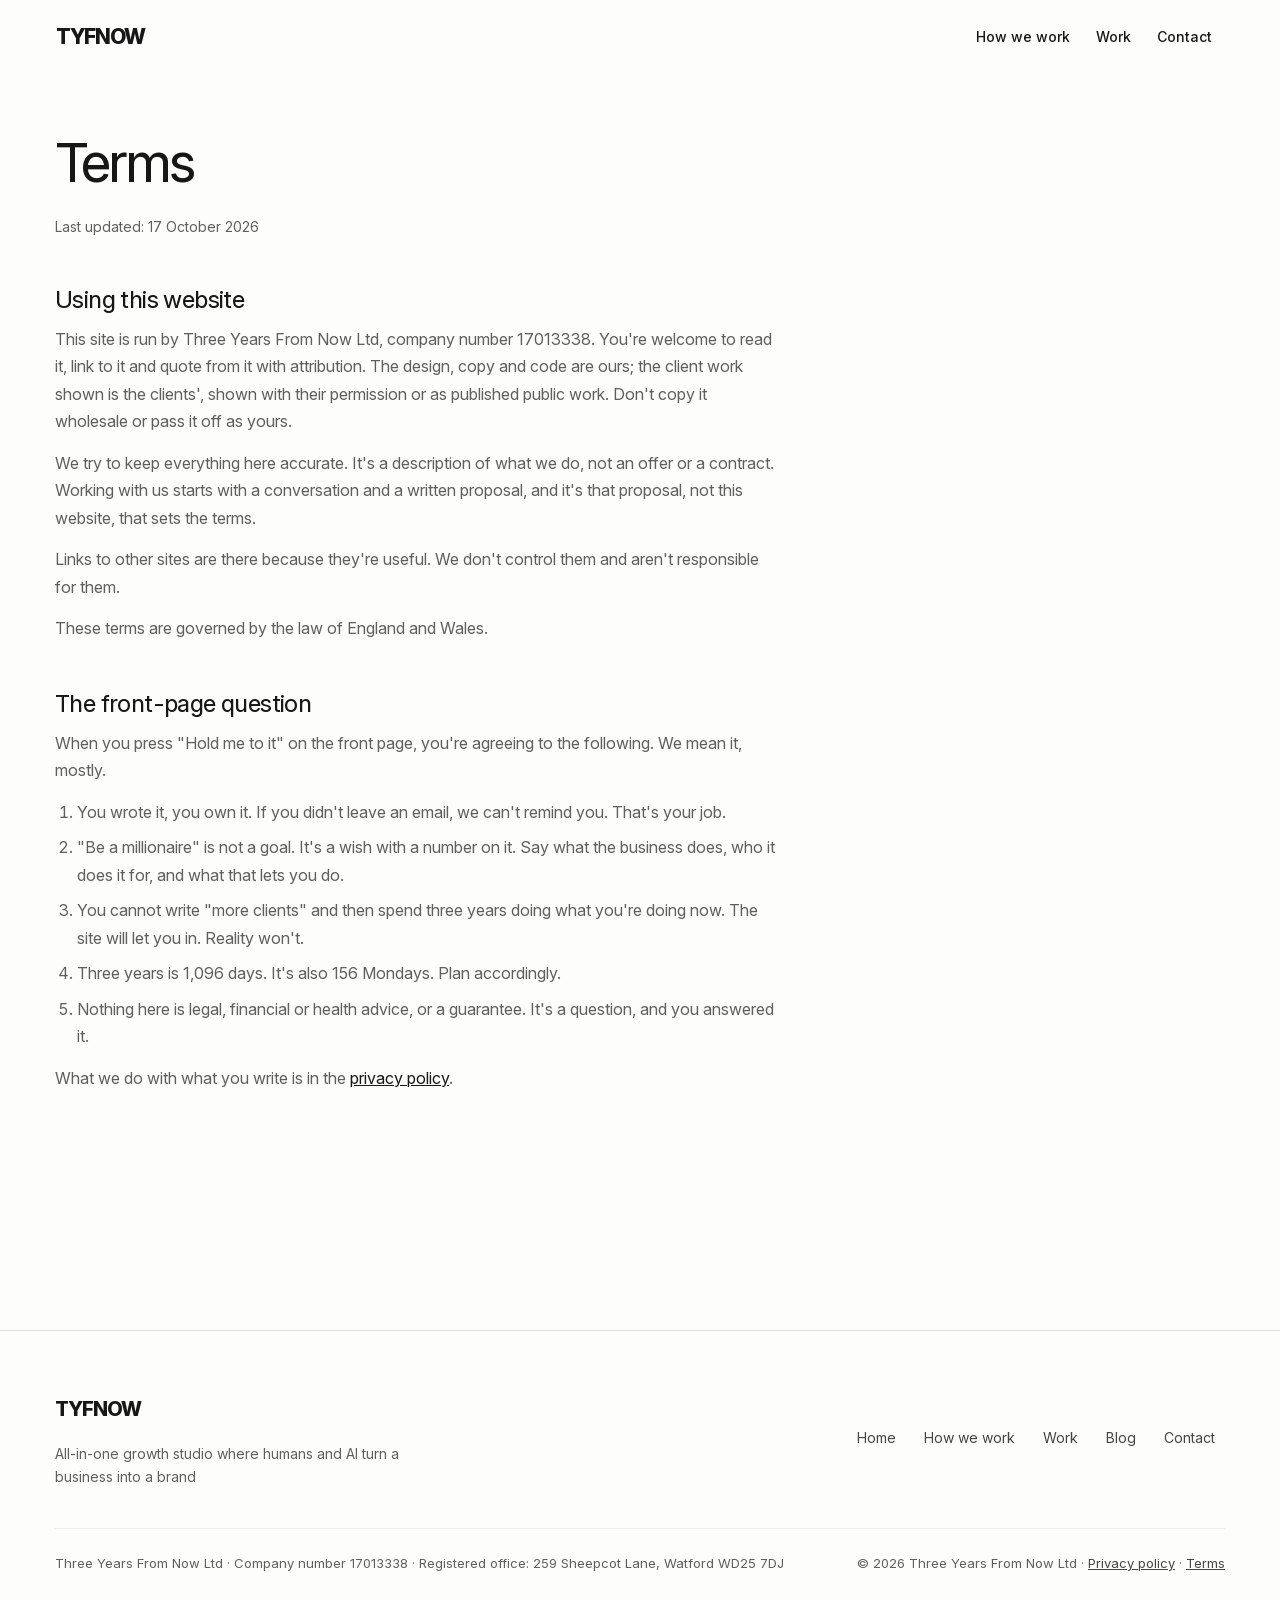
<file: terms/index.html>
<!doctype html>
<html lang="en-GB" data-ga="">
<head>
<meta charset="utf-8">
<meta name="viewport" content="width=device-width, initial-scale=1">
<title>Terms. Three Years From Now</title>
<meta name="description" content="Website terms and the front-page question.">
<link rel="canonical" href="https://www.threeyearsfromnow.com/terms">
<meta property="og:title" content="Terms. Three Years From Now">
<meta property="og:description" content="Website terms and the front-page question.">
<meta property="og:url" content="https://www.threeyearsfromnow.com/terms">
<meta property="og:type" content="website">
<meta property="og:site_name" content="Three Years From Now">
<meta property="og:locale" content="en_GB">
<meta property="og:image" content="https://www.threeyearsfromnow.com/img/og.png">
<meta property="og:image:width" content="1200">
<meta property="og:image:height" content="630">
<meta property="og:image:alt" content="Hopping tools isn't a strategy. A growth studio for business owners.">
<meta name="twitter:card" content="summary_large_image">
<meta name="twitter:title" content="Terms. Three Years From Now">
<meta name="twitter:description" content="Website terms and the front-page question.">
<meta name="twitter:image" content="https://www.threeyearsfromnow.com/img/og.png">
<script type="application/ld+json">{"@context": "https://schema.org", "@graph": [{"@type": "BreadcrumbList", "itemListElement": [{"@type": "ListItem", "position": 1, "name": "Home", "item": "https://www.threeyearsfromnow.com/"}, {"@type": "ListItem", "position": 2, "name": "Terms", "item": "https://www.threeyearsfromnow.com/terms"}]}]}</script>
<link rel="preload" href="/fonts/InterVariable-latin.woff" as="font" type="font/woff" crossorigin>
<link rel="stylesheet" href="/css/v06-base.css">
<link rel="stylesheet" href="/css/site.css">
<link rel="stylesheet" href="/css/pages.css">
<link rel="stylesheet" href="/css/v06-legacy.css">
<link rel="stylesheet" href="/css/v06-type.css">
<link rel="stylesheet" href="/css/v06-chrome.css">
</head>
<body>
<div id="site">

<header class="hdr">
  <div class="hdr-wrap">
    <div class="hdr-in">
      <a class="brand" href="/" aria-label="TYFNOW, Three Years From Now, home">
        <span class="brand-w">TYFNOW</span>
      </a>
      <nav class="hdr-nav" aria-label="Primary">
        <a class="hdr-link" href="/#how-we-work">How we work</a>
        <a class="hdr-link" href="/#work">Work</a>
        <a class="hdr-link" href="/#contact" data-track="nav_contact">Contact</a>
      </nav>
      <button class="hdr-menu" type="button" aria-controls="hdr-mob" aria-expanded="false">Menu</button>
    </div>
    <nav class="hdr-mob" id="hdr-mob" aria-label="Primary, mobile" hidden>
      <a class="hdr-link" href="/#how-we-work">How we work</a>
      <a class="hdr-link" href="/#work">Work</a>
      <a class="hdr-link" href="/#contact" data-track="nav_contact">Contact</a>
    </nav>
  </div>
</header>
  <main class="wrap">

<section class="page">
  <h1>Terms</h1>
  <div class="prose">
    <p class="updated">Last updated: 17 October 2026</p>
    <h2>Using this website</h2>
    <p>This site is run by Three Years From Now Ltd, company number 17013338. You're welcome to read it, link to it and quote from it with attribution. The design, copy and code are ours; the client work shown is the clients', shown with their permission or as published public work. Don't copy it wholesale or pass it off as yours.</p>
    <p>We try to keep everything here accurate. It's a description of what we do, not an offer or a contract. Working with us starts with a conversation and a written proposal, and it's that proposal, not this website, that sets the terms.</p>
    <p>Links to other sites are there because they're useful. We don't control them and aren't responsible for them.</p>
    <p>These terms are governed by the law of England and Wales.</p>
    <h2>The front-page question</h2>
    <p>When you press "Hold me to it" on the front page, you're agreeing to the following. We mean it, mostly.</p>
    <ol>
      <li>You wrote it, you own it. If you didn't leave an email, we can't remind you. That's your job.</li>
      <li>"Be a millionaire" is not a goal. It's a wish with a number on it. Say what the business does, who it does it for, and what that lets you do.</li>
      <li>You cannot write "more clients" and then spend three years doing what you're doing now. The site will let you in. Reality won't.</li>
      <li>Three years is 1,096 days. It's also 156 Mondays. Plan accordingly.</li>
      <li>Nothing here is legal, financial or health advice, or a guarantee. It's a question, and you answered it.</li>
    </ol>
    <p>What we do with what you write is in the <a href="/privacy">privacy policy</a>.</p>
  </div>
</section>

  </main>
  <footer class="foot">
  <div class="foot-wrap">
    <div class="foot-top">
      <div class="foot-brand">
        <a class="brand" href="/" aria-label="TYFNOW, Three Years From Now, home">
          <span class="brand-w">TYFNOW</span>
        </a>
        <p class="foot-desc">All-in-one growth studio where humans and AI turn a business into a brand</p>
      </div>
      <nav class="foot-links" aria-label="Footer">
        <a href="/">Home</a>
        <a href="/#how-we-work">How we work</a>
        <a href="/#work">Work</a>
        <a href="/blog">Blog</a>
        <a href="/#contact">Contact</a>
      </nav>
    </div>
    <div class="foot-base">
      <p>Three Years From Now Ltd · Company number 17013338 · Registered office: 259 Sheepcot Lane, Watford WD25 7DJ</p>
      <p>© 2026 Three Years From Now Ltd · <a href="/privacy">Privacy policy</a> · <a href="/terms" aria-current="page">Terms</a></p>
    </div>
  </div>
</footer>
</div>
<div id="cookie" class="cookie" role="region" aria-label="Cookies">
  <p>We'd like to count visits with Google Analytics. It records which pages and buttons get used, not what you type. <a href="/privacy">Privacy policy</a>.</p>
  <button type="button" class="btn" data-accept>Accept</button>
  <button type="button" class="btn ghost" data-decline>Decline</button>
</div>
<script src="/js/site.js"></script>
<script src="/js/v06.js"></script>
</body>
</html>
</file>
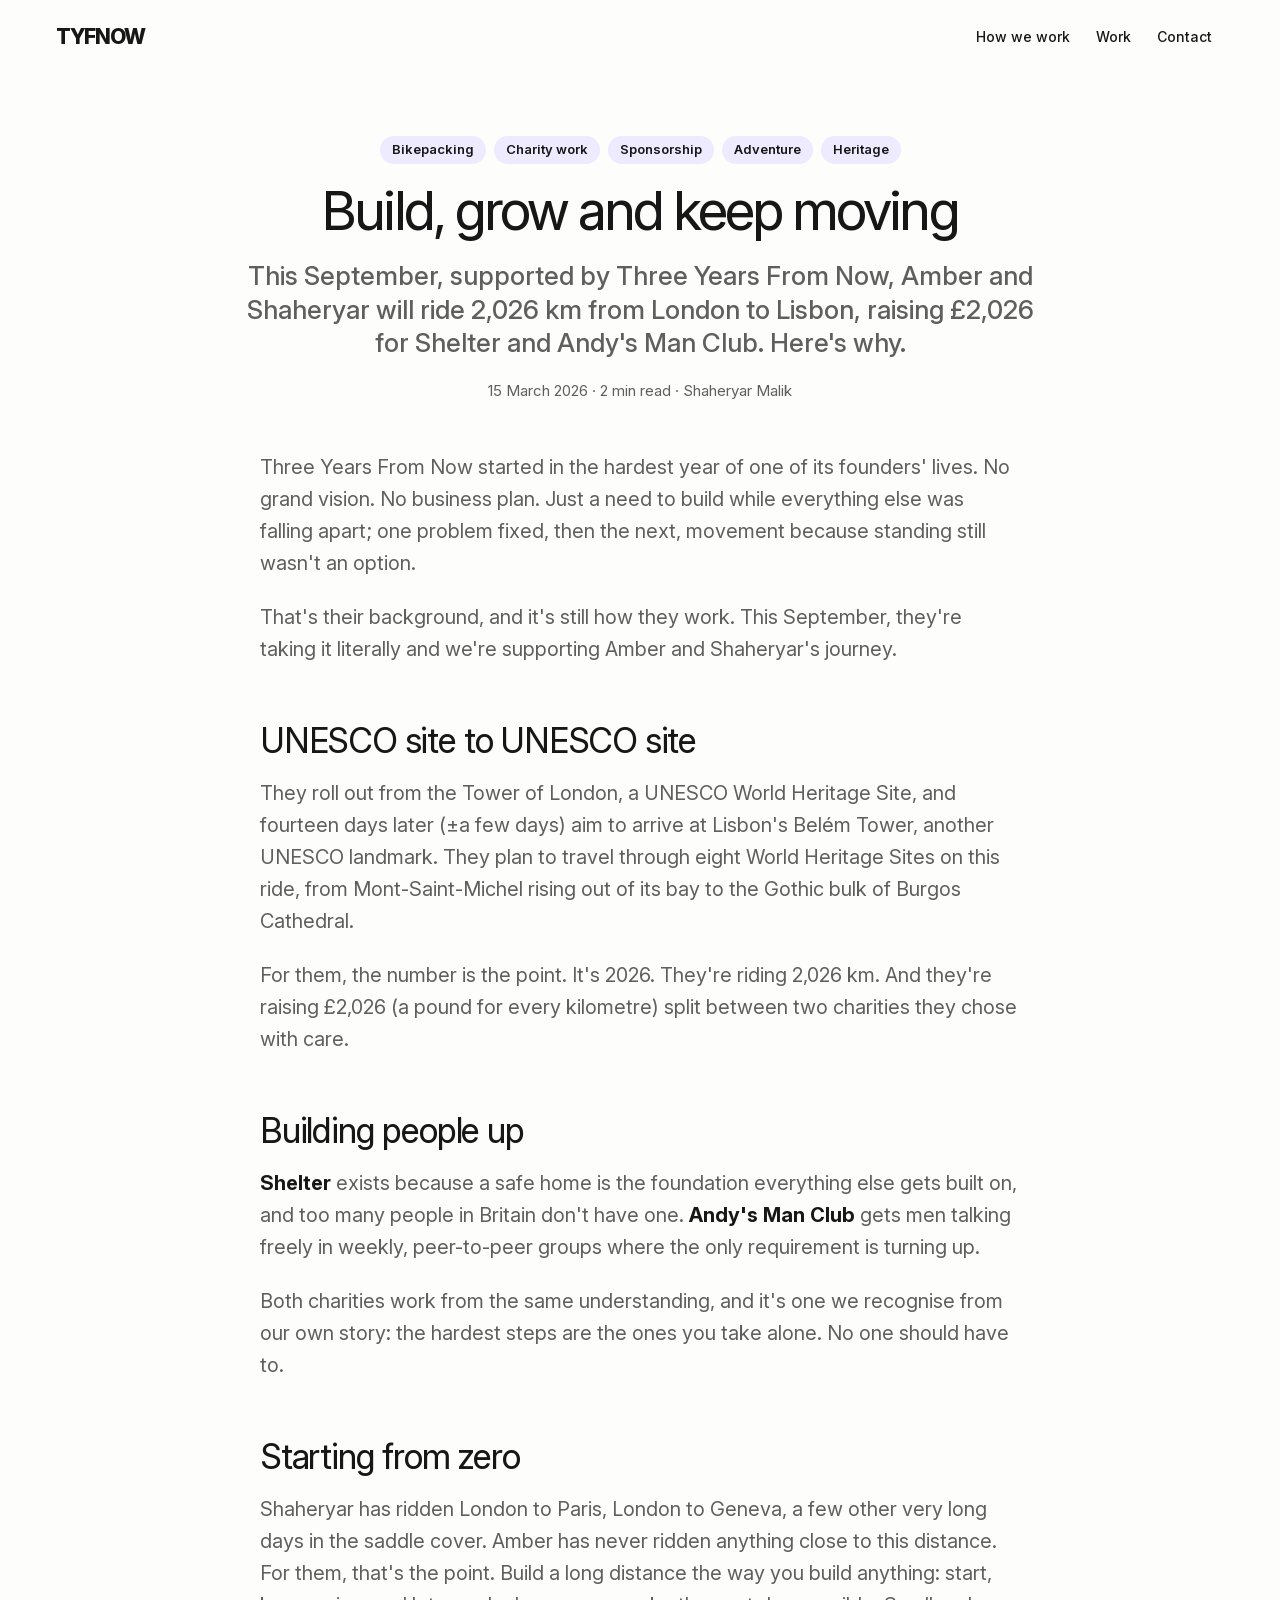
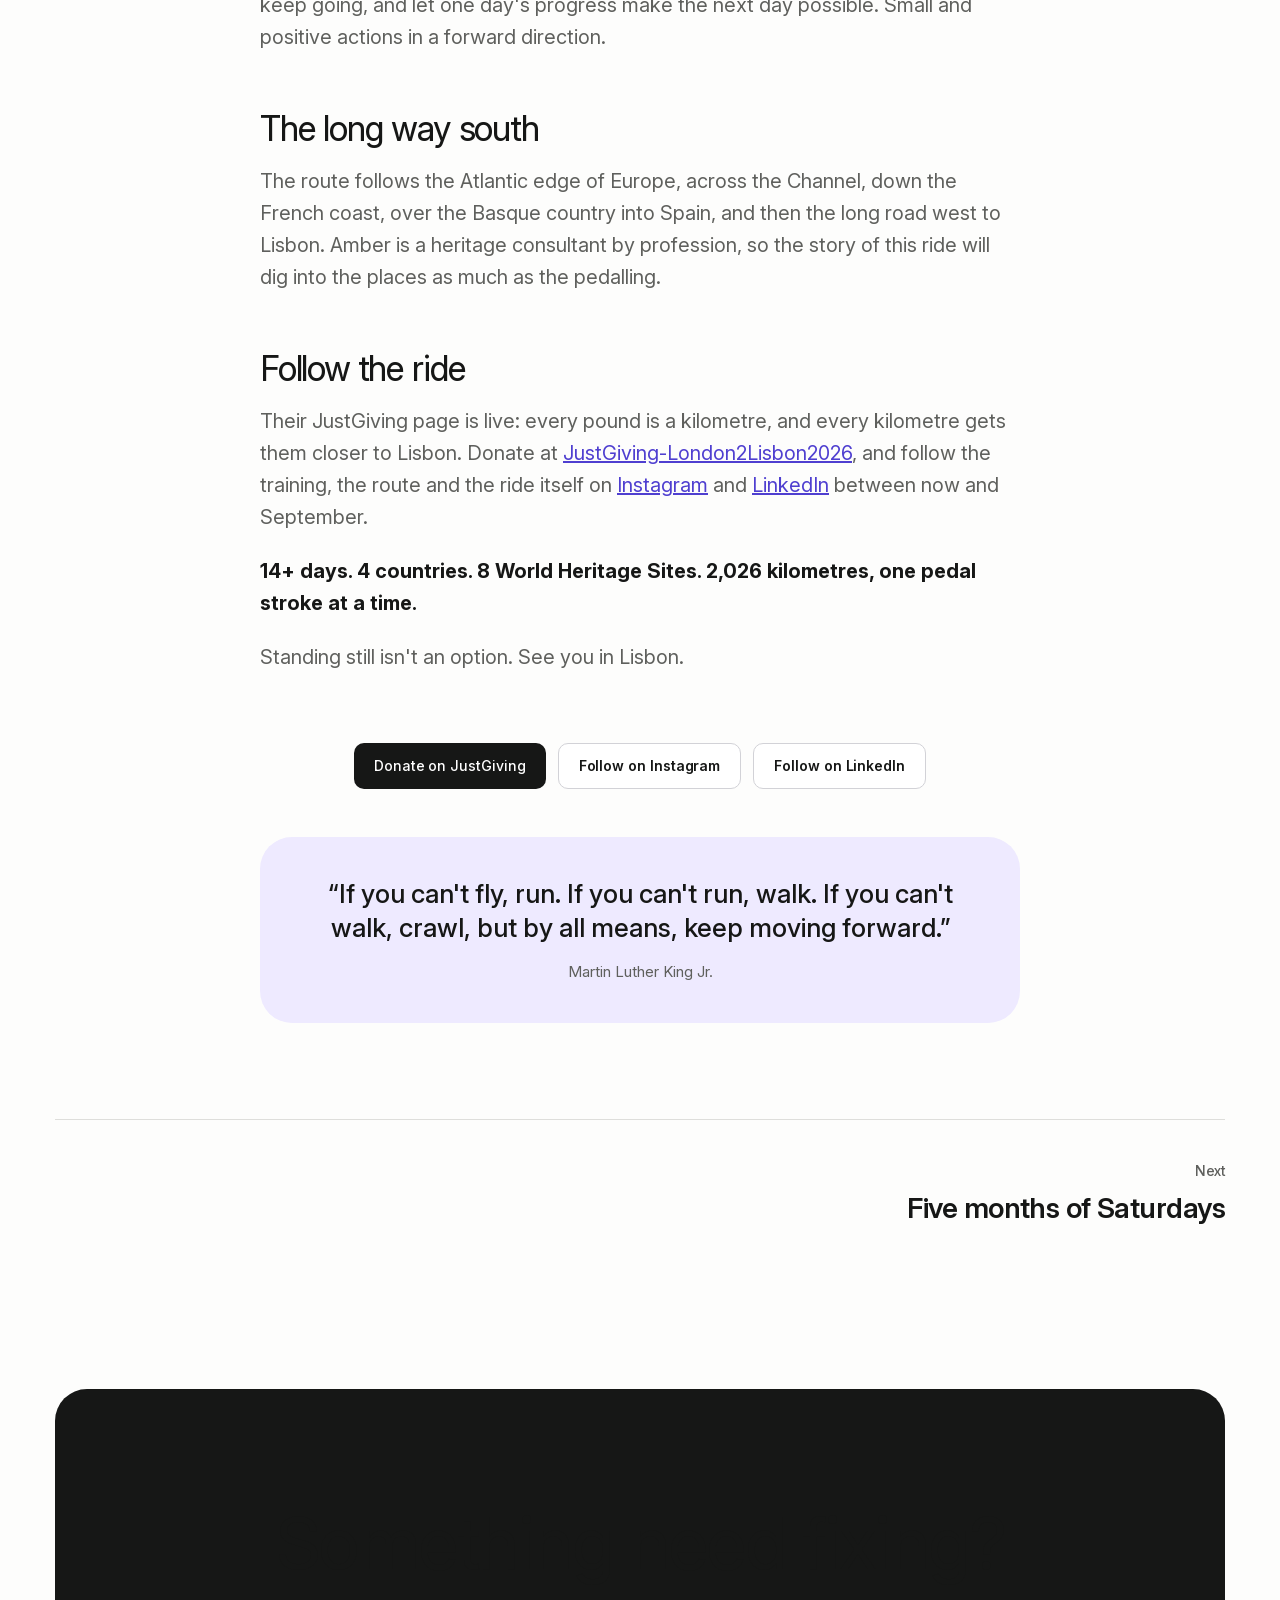
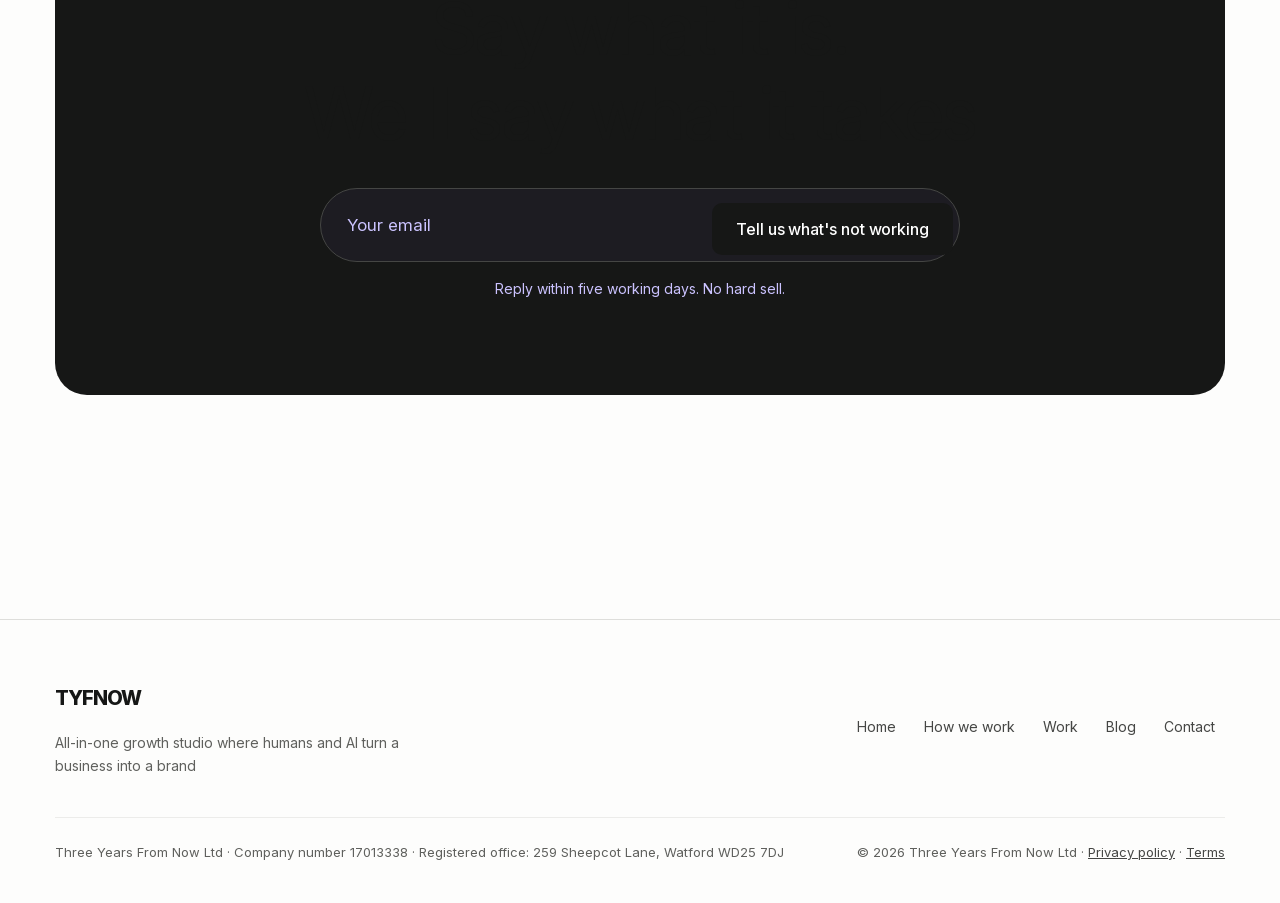
<file: blog/build-grow-and-keep-moving/index.html>
<!doctype html>
<html lang="en-GB" data-ga="">
<head>
<meta charset="utf-8">
<meta name="viewport" content="width=device-width, initial-scale=1">
<title>Build, grow and keep moving. Three Years From Now</title>
<meta name="description" content="Three Years From Now is supporting Amber and Shaheryar&#x27;s 2,026 km ride from London to Lisbon, raising £2,026 for Shelter and Andy&#x27;s Man Club.">
<meta name="robots" content="index, follow">
<link rel="canonical" href="https://www.threeyearsfromnow.com/blog/build-grow-and-keep-moving">
<meta property="og:title" content="Build, grow and keep moving. Three Years From Now">
<meta property="og:description" content="Three Years From Now is supporting Amber and Shaheryar&#x27;s 2,026 km ride from London to Lisbon, raising £2,026 for Shelter and Andy&#x27;s Man Club.">
<meta property="og:url" content="https://www.threeyearsfromnow.com/blog/build-grow-and-keep-moving">
<meta property="og:type" content="article">
<meta property="og:site_name" content="Three Years From Now">
<meta property="og:locale" content="en_GB">
<meta property="og:image" content="https://www.threeyearsfromnow.com/img/og.png">
<meta property="og:image:width" content="1200">
<meta property="og:image:height" content="630">
<meta property="og:image:alt" content="Hopping tools isn't a strategy. A growth studio for business owners.">
<meta name="twitter:card" content="summary_large_image">
<meta name="twitter:title" content="Build, grow and keep moving. Three Years From Now">
<meta name="twitter:description" content="Three Years From Now is supporting Amber and Shaheryar&#x27;s 2,026 km ride from London to Lisbon, raising £2,026 for Shelter and Andy&#x27;s Man Club.">
<meta name="twitter:image" content="https://www.threeyearsfromnow.com/img/og.png">
<script type="application/ld+json">{"@context": "https://schema.org", "@graph": [{"@type": "BlogPosting", "headline": "Build, grow and keep moving", "description": "Three Years From Now is supporting Amber and Shaheryar's 2,026 km ride from London to Lisbon, raising £2,026 for Shelter and Andy's Man Club.", "datePublished": "2026-03-15", "author": {"@type": "Person", "@id": "https://www.threeyearsfromnow.com/#founder", "name": "Shaheryar Malik"}, "publisher": {"@id": "https://www.threeyearsfromnow.com/#org"}, "mainEntityOfPage": "https://www.threeyearsfromnow.com/blog/build-grow-and-keep-moving", "image": "https://www.threeyearsfromnow.com/img/og.png", "inLanguage": "en-GB", "isPartOf": {"@id": "https://www.threeyearsfromnow.com/#website"}}, {"@type": "BreadcrumbList", "itemListElement": [{"@type": "ListItem", "position": 1, "name": "Home", "item": "https://www.threeyearsfromnow.com/"}, {"@type": "ListItem", "position": 2, "name": "Blog", "item": "https://www.threeyearsfromnow.com/blog"}, {"@type": "ListItem", "position": 3, "name": "Build, grow and keep moving", "item": "https://www.threeyearsfromnow.com/blog/build-grow-and-keep-moving"}]}]}</script>
<link rel="preload" href="/fonts/InterVariable-latin.woff" as="font" type="font/woff" crossorigin>
<link rel="stylesheet" href="/css/v06-base.css">
<link rel="stylesheet" href="/css/site.css">
<link rel="stylesheet" href="/css/pages.css">
<link rel="stylesheet" href="/css/v06-legacy.css">
<link rel="stylesheet" href="/css/v06-type.css">
<link rel="stylesheet" href="/css/v06-chrome.css">
</head>
<body>
<div id="site">

<header class="hdr">
  <div class="hdr-wrap">
    <div class="hdr-in">
      <a class="brand" href="/" aria-label="TYFNOW, Three Years From Now, home">
        <span class="brand-w">TYFNOW</span>
      </a>
      <nav class="hdr-nav" aria-label="Primary">
        <a class="hdr-link" href="/#how-we-work">How we work</a>
        <a class="hdr-link" href="/#work">Work</a>
        <a class="hdr-link" href="/#contact" data-track="nav_contact">Contact</a>
      </nav>
      <button class="hdr-menu" type="button" aria-controls="hdr-mob" aria-expanded="false">Menu</button>
    </div>
    <nav class="hdr-mob" id="hdr-mob" aria-label="Primary, mobile" hidden>
      <a class="hdr-link" href="/#how-we-work">How we work</a>
      <a class="hdr-link" href="/#work">Work</a>
      <a class="hdr-link" href="/#contact" data-track="nav_contact">Contact</a>
    </nav>
  </div>
</header>
  <main class="wrap">

<article class="post">
  <header class="post-head">
    <div class="cats"><span class="cat">Bikepacking</span><span class="cat">Charity work</span><span class="cat">Sponsorship</span><span class="cat">Adventure</span><span class="cat">Heritage</span></div>
    <h1>Build, grow and keep moving</h1>
    <p class="stand">This September, supported by Three Years From Now, Amber and Shaheryar will ride 2,026 km from London to Lisbon, raising £2,026 for Shelter and Andy's Man Club. Here's why.</p>
    <p class="meta"><time datetime="2026-03-15">15 March 2026</time> · 2 min read · Shaheryar Malik</p>
  </header>
  <!-- hero image slot. To use, replace this comment with:
<figure class="fig hero"><img src="/img/blog/FILE.jpg" alt="DESCRIBE" width="1600" height="1000" loading="eager" fetchpriority="high"><figcaption>Optional caption</figcaption></figure> -->
  <div class="post-body">
<p>Three Years From Now started in the hardest year of one of its founders' lives. No grand vision. No business plan. Just a need to build while everything else was falling apart; one problem fixed, then the next, movement because standing still wasn't an option.</p>
<p>That's their background, and it's still how they work. This September, they're taking it literally and we're supporting Amber and Shaheryar's journey.</p>
<h2>UNESCO site to UNESCO site</h2>
<p>They roll out from the Tower of London, a UNESCO World Heritage Site, and fourteen days later (±a few days) aim to arrive at Lisbon's Belém Tower, another UNESCO landmark. They plan to travel through eight World Heritage Sites on this ride, from Mont-Saint-Michel rising out of its bay to the Gothic bulk of Burgos Cathedral.</p>
<p>For them, the number is the point. It's 2026. They're riding 2,026 km. And they're raising £2,026 (a pound for every kilometre) split between two charities they chose with care.</p>
<h2>Building people up</h2>
<p><strong>Shelter</strong> exists because a safe home is the foundation everything else gets built on, and too many people in Britain don't have one. <strong>Andy's Man Club</strong> gets men talking freely in weekly, peer-to-peer groups where the only requirement is turning up.</p>
<p>Both charities work from the same understanding, and it's one we recognise from our own story: the hardest steps are the ones you take alone. No one should have to.</p>
<h2>Starting from zero</h2>
<p>Shaheryar has ridden London to Paris, London to Geneva, a few other very long days in the saddle cover. Amber has never ridden anything close to this distance. For them, that's the point. Build a long distance the way you build anything: start, keep going, and let one day's progress make the next day possible. Small and positive actions in a forward direction.</p>
<h2>The long way south</h2>
<p>The route follows the Atlantic edge of Europe, across the Channel, down the French coast, over the Basque country into Spain, and then the long road west to Lisbon. Amber is a heritage consultant by profession, so the story of this ride will dig into the places as much as the pedalling.</p>
<!-- image slot (pair). To use, replace this comment with:
<figure class="fig pair"><img src="/img/blog/FILE-1.jpg" alt="DESCRIBE" loading="lazy"><img src="/img/blog/FILE-2.jpg" alt="DESCRIBE" loading="lazy"><figcaption>Optional caption</figcaption></figure> -->
<h2>Follow the ride</h2>
<p>Their JustGiving page is live: every pound is a kilometre, and every kilometre gets them closer to Lisbon. Donate at <a href="https://www.justgiving.com/crowdfunding/londontolisbon-2026km" rel="noopener">JustGiving-London2Lisbon2026</a>, and follow the training, the route and the ride itself on <a href="https://www.instagram.com/cadenceandclouds/" rel="noopener">Instagram</a> and <a href="https://www.linkedin.com/company/three-years-from-now/" rel="noopener">LinkedIn</a> between now and September.</p>
<p><strong>14+ days. 4 countries. 8 World Heritage Sites. 2,026 kilometres, one pedal stroke at a time.</strong></p>
<p>Standing still isn't an option. See you in Lisbon.</p>
  </div>
  
<div class="post-links">
  <a class="btn" href="https://www.justgiving.com/crowdfunding/londontolisbon-2026km" rel="noopener">Donate on JustGiving</a>
  <a class="btn outline" href="https://www.instagram.com/cadenceandclouds/" rel="noopener">Follow on Instagram</a>
  <a class="btn outline" href="https://www.linkedin.com/company/three-years-from-now/" rel="noopener">Follow on LinkedIn</a>
</div>
<blockquote class="pull"><p>“If you can't fly, run. If you can't run, walk. If you can't walk, crawl, but by all means, keep moving forward.”</p><footer>Martin Luther King Jr.</footer></blockquote>

</article>
<nav class="post-nav" aria-label="More posts"><span></span><a href="/blog/five-months-of-saturdays" class="next"><span>Next</span>Five months of Saturdays</a></nav>

<section class="cta-sec">
  <div class="card cta-card">
    <h2>Something need fixing?<br><span>Say what it is.</span><br>We'll say what it takes</h2>
    <form class="cta-form" action="/#contact" method="get">
      <div class="cta-field">
        <label for="cta-email" class="sr-only">Your email</label>
        <input id="cta-email" name="email" type="email" inputmode="email" autocomplete="email" placeholder="Your email">
        <button type="submit" class="btn">Tell us what's not working</button>
      </div>
      <p class="trust">Reply within five working days. No hard sell.</p>
    </form>
  </div>
</section>

</main>
  <footer class="foot">
  <div class="foot-wrap">
    <div class="foot-top">
      <div class="foot-brand">
        <a class="brand" href="/" aria-label="TYFNOW, Three Years From Now, home">
          <span class="brand-w">TYFNOW</span>
        </a>
        <p class="foot-desc">All-in-one growth studio where humans and AI turn a business into a brand</p>
      </div>
      <nav class="foot-links" aria-label="Footer">
        <a href="/">Home</a>
        <a href="/#how-we-work">How we work</a>
        <a href="/#work">Work</a>
        <a href="/blog">Blog</a>
        <a href="/#contact">Contact</a>
      </nav>
    </div>
    <div class="foot-base">
      <p>Three Years From Now Ltd · Company number 17013338 · Registered office: 259 Sheepcot Lane, Watford WD25 7DJ</p>
      <p>© 2026 Three Years From Now Ltd · <a href="/privacy">Privacy policy</a> · <a href="/terms">Terms</a></p>
    </div>
  </div>
</footer>
</div>
<div id="cookie" class="cookie" role="region" aria-label="Cookies">
  <p>We'd like to count visits with Google Analytics. It records which pages and buttons get used, not what you type. <a href="/privacy">Privacy policy</a>.</p>
  <button type="button" class="btn" data-accept>Accept</button>
  <button type="button" class="btn ghost" data-decline>Decline</button>
</div>
<script src="/js/site.js"></script>
<script src="/js/v06.js"></script>
</body>
</html>
</file>
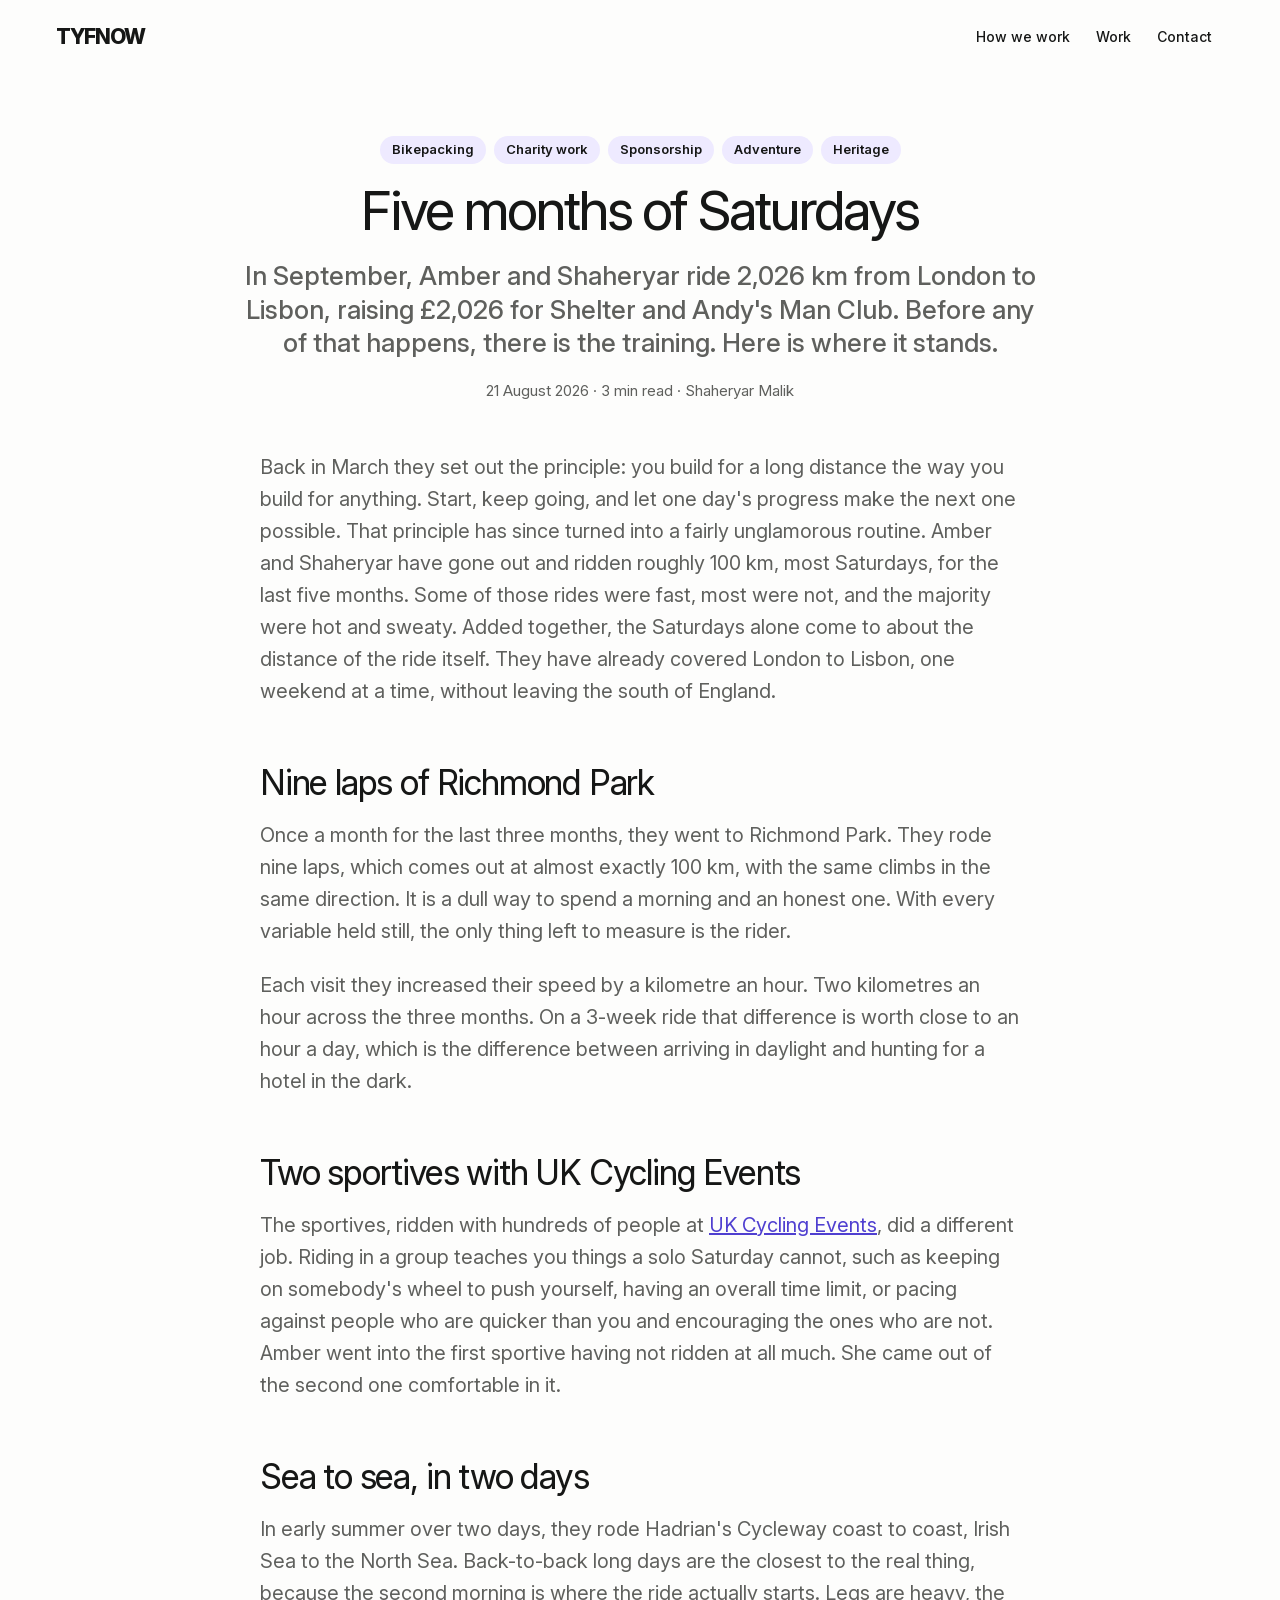
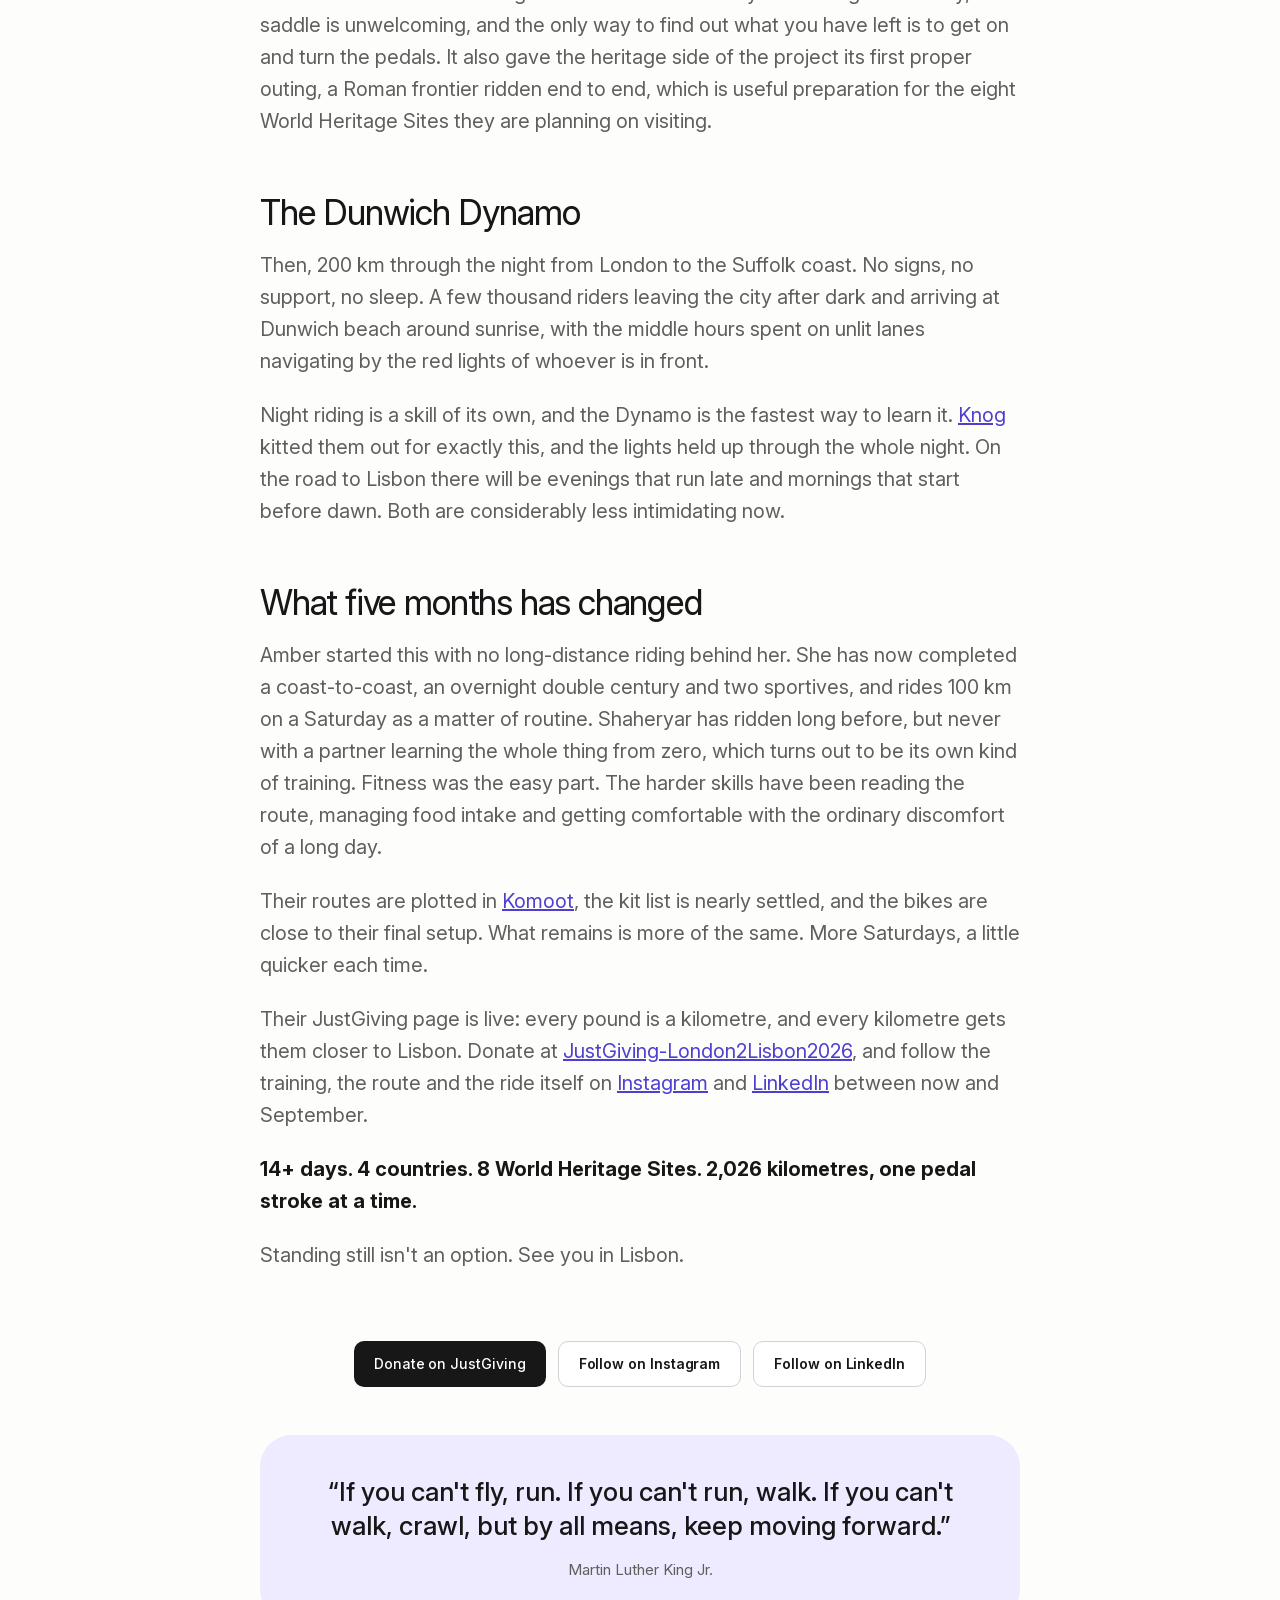
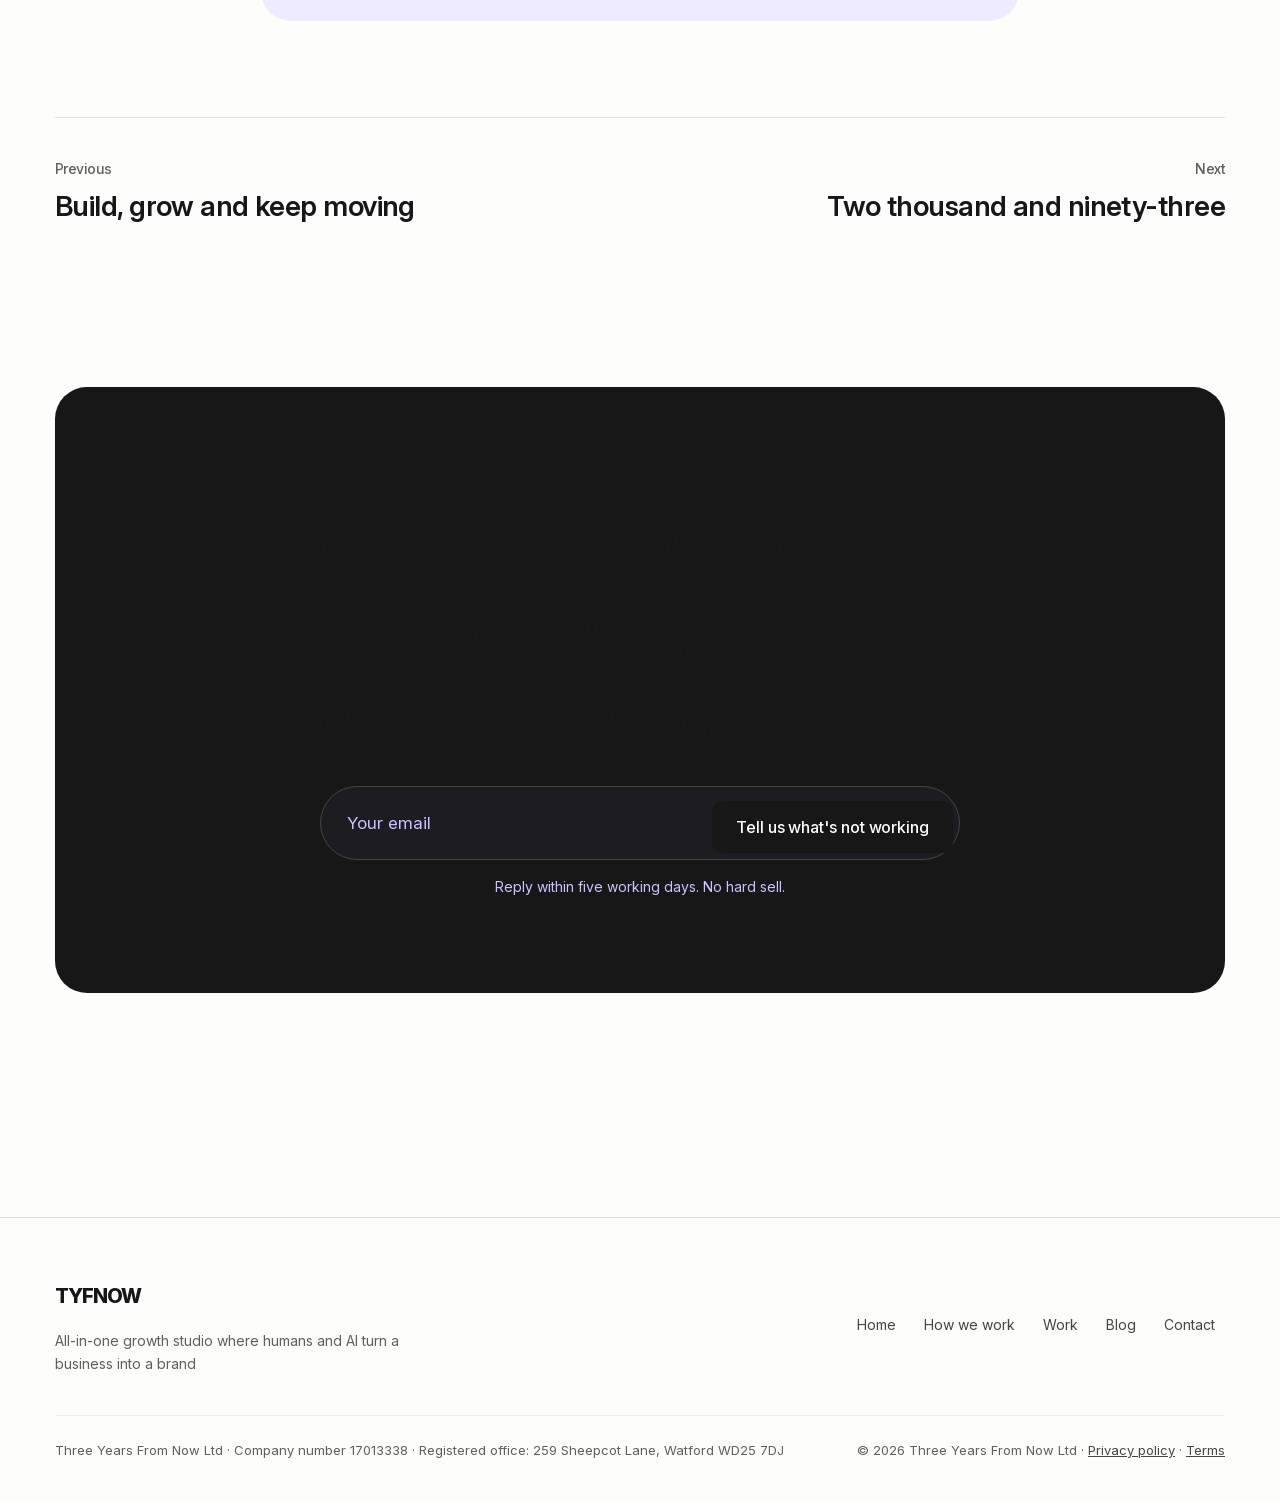
<file: blog/five-months-of-saturdays/index.html>
<!doctype html>
<html lang="en-GB" data-ga="">
<head>
<meta charset="utf-8">
<meta name="viewport" content="width=device-width, initial-scale=1">
<title>Five months of Saturdays. Three Years From Now</title>
<meta name="description" content="Five months of training for the London to Lisbon ride: Richmond Park laps, two sportives, Hadrian&#x27;s Cycleway coast to coast and the Dunwich Dynamo.">
<meta name="robots" content="index, follow">
<link rel="canonical" href="https://www.threeyearsfromnow.com/blog/five-months-of-saturdays">
<meta property="og:title" content="Five months of Saturdays. Three Years From Now">
<meta property="og:description" content="Five months of training for the London to Lisbon ride: Richmond Park laps, two sportives, Hadrian&#x27;s Cycleway coast to coast and the Dunwich Dynamo.">
<meta property="og:url" content="https://www.threeyearsfromnow.com/blog/five-months-of-saturdays">
<meta property="og:type" content="article">
<meta property="og:site_name" content="Three Years From Now">
<meta property="og:locale" content="en_GB">
<meta property="og:image" content="https://www.threeyearsfromnow.com/img/og.png">
<meta property="og:image:width" content="1200">
<meta property="og:image:height" content="630">
<meta property="og:image:alt" content="Hopping tools isn't a strategy. A growth studio for business owners.">
<meta name="twitter:card" content="summary_large_image">
<meta name="twitter:title" content="Five months of Saturdays. Three Years From Now">
<meta name="twitter:description" content="Five months of training for the London to Lisbon ride: Richmond Park laps, two sportives, Hadrian&#x27;s Cycleway coast to coast and the Dunwich Dynamo.">
<meta name="twitter:image" content="https://www.threeyearsfromnow.com/img/og.png">
<script type="application/ld+json">{"@context": "https://schema.org", "@graph": [{"@type": "BlogPosting", "headline": "Five months of Saturdays", "description": "Five months of training for the London to Lisbon ride: Richmond Park laps, two sportives, Hadrian's Cycleway coast to coast and the Dunwich Dynamo.", "datePublished": "2026-08-21", "author": {"@type": "Person", "@id": "https://www.threeyearsfromnow.com/#founder", "name": "Shaheryar Malik"}, "publisher": {"@id": "https://www.threeyearsfromnow.com/#org"}, "mainEntityOfPage": "https://www.threeyearsfromnow.com/blog/five-months-of-saturdays", "image": "https://www.threeyearsfromnow.com/img/og.png", "inLanguage": "en-GB", "isPartOf": {"@id": "https://www.threeyearsfromnow.com/#website"}}, {"@type": "BreadcrumbList", "itemListElement": [{"@type": "ListItem", "position": 1, "name": "Home", "item": "https://www.threeyearsfromnow.com/"}, {"@type": "ListItem", "position": 2, "name": "Blog", "item": "https://www.threeyearsfromnow.com/blog"}, {"@type": "ListItem", "position": 3, "name": "Five months of Saturdays", "item": "https://www.threeyearsfromnow.com/blog/five-months-of-saturdays"}]}]}</script>
<link rel="preload" href="/fonts/InterVariable-latin.woff" as="font" type="font/woff" crossorigin>
<link rel="stylesheet" href="/css/v06-base.css">
<link rel="stylesheet" href="/css/site.css">
<link rel="stylesheet" href="/css/pages.css">
<link rel="stylesheet" href="/css/v06-legacy.css">
<link rel="stylesheet" href="/css/v06-type.css">
<link rel="stylesheet" href="/css/v06-chrome.css">
</head>
<body>
<div id="site">

<header class="hdr">
  <div class="hdr-wrap">
    <div class="hdr-in">
      <a class="brand" href="/" aria-label="TYFNOW, Three Years From Now, home">
        <span class="brand-w">TYFNOW</span>
      </a>
      <nav class="hdr-nav" aria-label="Primary">
        <a class="hdr-link" href="/#how-we-work">How we work</a>
        <a class="hdr-link" href="/#work">Work</a>
        <a class="hdr-link" href="/#contact" data-track="nav_contact">Contact</a>
      </nav>
      <button class="hdr-menu" type="button" aria-controls="hdr-mob" aria-expanded="false">Menu</button>
    </div>
    <nav class="hdr-mob" id="hdr-mob" aria-label="Primary, mobile" hidden>
      <a class="hdr-link" href="/#how-we-work">How we work</a>
      <a class="hdr-link" href="/#work">Work</a>
      <a class="hdr-link" href="/#contact" data-track="nav_contact">Contact</a>
    </nav>
  </div>
</header>
  <main class="wrap">

<article class="post">
  <header class="post-head">
    <div class="cats"><span class="cat">Bikepacking</span><span class="cat">Charity work</span><span class="cat">Sponsorship</span><span class="cat">Adventure</span><span class="cat">Heritage</span></div>
    <h1>Five months of Saturdays</h1>
    <p class="stand">In September, Amber and Shaheryar ride 2,026 km from London to Lisbon, raising £2,026 for Shelter and Andy's Man Club. Before any of that happens, there is the training. Here is where it stands.</p>
    <p class="meta"><time datetime="2026-08-21">21 August 2026</time> · 3 min read · Shaheryar Malik</p>
  </header>
  <!-- hero image slot. To use, replace this comment with:
<figure class="fig hero"><img src="/img/blog/FILE.jpg" alt="DESCRIBE" width="1600" height="1000" loading="eager" fetchpriority="high"><figcaption>Optional caption</figcaption></figure> -->
  <div class="post-body">
<p>Back in March they set out the principle: you build for a long distance the way you build for anything. Start, keep going, and let one day's progress make the next one possible. That principle has since turned into a fairly unglamorous routine. Amber and Shaheryar have gone out and ridden roughly 100 km, most Saturdays, for the last five months. Some of those rides were fast, most were not, and the majority were hot and sweaty. Added together, the Saturdays alone come to about the distance of the ride itself. They have already covered London to Lisbon, one weekend at a time, without leaving the south of England.</p>
<h2>Nine laps of Richmond Park</h2>
<p>Once a month for the last three months, they went to Richmond Park. They rode nine laps, which comes out at almost exactly 100 km, with the same climbs in the same direction. It is a dull way to spend a morning and an honest one. With every variable held still, the only thing left to measure is the rider.</p>
<p>Each visit they increased their speed by a kilometre an hour. Two kilometres an hour across the three months. On a 3-week ride that difference is worth close to an hour a day, which is the difference between arriving in daylight and hunting for a hotel in the dark.</p>
<!-- image slot (single). To use, replace this comment with:
<figure class="fig"><img src="/img/blog/FILE.jpg" alt="DESCRIBE" width="1600" height="1000" loading="lazy"><figcaption>Optional caption</figcaption></figure> -->
<h2>Two sportives with UK Cycling Events</h2>
<p>The sportives, ridden with hundreds of people at <a href="https://www.ukcyclingevents.co.uk/" rel="noopener">UK Cycling Events</a>, did a different job. Riding in a group teaches you things a solo Saturday cannot, such as keeping on somebody's wheel to push yourself, having an overall time limit, or pacing against people who are quicker than you and encouraging the ones who are not. Amber went into the first sportive having not ridden at all much. She came out of the second one comfortable in it.</p>
<!-- image slot (single). To use, replace this comment with:
<figure class="fig"><img src="/img/blog/FILE.jpg" alt="DESCRIBE" width="1600" height="1000" loading="lazy"><figcaption>Optional caption</figcaption></figure> -->
<h2>Sea to sea, in two days</h2>
<p>In early summer over two days, they rode Hadrian's Cycleway coast to coast, Irish Sea to the North Sea. Back-to-back long days are the closest to the real thing, because the second morning is where the ride actually starts. Legs are heavy, the saddle is unwelcoming, and the only way to find out what you have left is to get on and turn the pedals. It also gave the heritage side of the project its first proper outing, a Roman frontier ridden end to end, which is useful preparation for the eight World Heritage Sites they are planning on visiting.</p>
<!-- image slot (single). To use, replace this comment with:
<figure class="fig"><img src="/img/blog/FILE.jpg" alt="DESCRIBE" width="1600" height="1000" loading="lazy"><figcaption>Optional caption</figcaption></figure> -->
<h2>The Dunwich Dynamo</h2>
<p>Then, 200 km through the night from London to the Suffolk coast. No signs, no support, no sleep. A few thousand riders leaving the city after dark and arriving at Dunwich beach around sunrise, with the middle hours spent on unlit lanes navigating by the red lights of whoever is in front.</p>
<p>Night riding is a skill of its own, and the Dynamo is the fastest way to learn it. <a href="https://www.knog.com/" rel="noopener">Knog</a> kitted them out for exactly this, and the lights held up through the whole night. On the road to Lisbon there will be evenings that run late and mornings that start before dawn. Both are considerably less intimidating now.</p>
<!-- image slot (single). To use, replace this comment with:
<figure class="fig"><img src="/img/blog/FILE.jpg" alt="DESCRIBE" width="1600" height="1000" loading="lazy"><figcaption>Optional caption</figcaption></figure> -->
<h2>What five months has changed</h2>
<p>Amber started this with no long-distance riding behind her. She has now completed a coast-to-coast, an overnight double century and two sportives, and rides 100 km on a Saturday as a matter of routine. Shaheryar has ridden long before, but never with a partner learning the whole thing from zero, which turns out to be its own kind of training. Fitness was the easy part. The harder skills have been reading the route, managing food intake and getting comfortable with the ordinary discomfort of a long day.</p>
<p>Their routes are plotted in <a href="https://www.komoot.com/" rel="noopener">Komoot</a>, the kit list is nearly settled, and the bikes are close to their final setup. What remains is more of the same. More Saturdays, a little quicker each time.</p>
<p>Their JustGiving page is live: every pound is a kilometre, and every kilometre gets them closer to Lisbon. Donate at <a href="https://www.justgiving.com/crowdfunding/londontolisbon-2026km" rel="noopener">JustGiving-London2Lisbon2026</a>, and follow the training, the route and the ride itself on <a href="https://www.instagram.com/cadenceandclouds/" rel="noopener">Instagram</a> and <a href="https://www.linkedin.com/company/three-years-from-now/" rel="noopener">LinkedIn</a> between now and September.</p>
<p><strong>14+ days. 4 countries. 8 World Heritage Sites. 2,026 kilometres, one pedal stroke at a time.</strong></p>
<p>Standing still isn't an option. See you in Lisbon.</p>
  </div>
  
<div class="post-links">
  <a class="btn" href="https://www.justgiving.com/crowdfunding/londontolisbon-2026km" rel="noopener">Donate on JustGiving</a>
  <a class="btn outline" href="https://www.instagram.com/cadenceandclouds/" rel="noopener">Follow on Instagram</a>
  <a class="btn outline" href="https://www.linkedin.com/company/three-years-from-now/" rel="noopener">Follow on LinkedIn</a>
</div>
<blockquote class="pull"><p>“If you can't fly, run. If you can't run, walk. If you can't walk, crawl, but by all means, keep moving forward.”</p><footer>Martin Luther King Jr.</footer></blockquote>

</article>
<nav class="post-nav" aria-label="More posts"><a href="/blog/build-grow-and-keep-moving" class="prev"><span>Previous</span>Build, grow and keep moving</a><a href="/blog/two-thousand-and-ninety-three" class="next"><span>Next</span>Two thousand and ninety-three</a></nav>

<section class="cta-sec">
  <div class="card cta-card">
    <h2>Something need fixing?<br><span>Say what it is.</span><br>We'll say what it takes</h2>
    <form class="cta-form" action="/#contact" method="get">
      <div class="cta-field">
        <label for="cta-email" class="sr-only">Your email</label>
        <input id="cta-email" name="email" type="email" inputmode="email" autocomplete="email" placeholder="Your email">
        <button type="submit" class="btn">Tell us what's not working</button>
      </div>
      <p class="trust">Reply within five working days. No hard sell.</p>
    </form>
  </div>
</section>

</main>
  <footer class="foot">
  <div class="foot-wrap">
    <div class="foot-top">
      <div class="foot-brand">
        <a class="brand" href="/" aria-label="TYFNOW, Three Years From Now, home">
          <span class="brand-w">TYFNOW</span>
        </a>
        <p class="foot-desc">All-in-one growth studio where humans and AI turn a business into a brand</p>
      </div>
      <nav class="foot-links" aria-label="Footer">
        <a href="/">Home</a>
        <a href="/#how-we-work">How we work</a>
        <a href="/#work">Work</a>
        <a href="/blog">Blog</a>
        <a href="/#contact">Contact</a>
      </nav>
    </div>
    <div class="foot-base">
      <p>Three Years From Now Ltd · Company number 17013338 · Registered office: 259 Sheepcot Lane, Watford WD25 7DJ</p>
      <p>© 2026 Three Years From Now Ltd · <a href="/privacy">Privacy policy</a> · <a href="/terms">Terms</a></p>
    </div>
  </div>
</footer>
</div>
<div id="cookie" class="cookie" role="region" aria-label="Cookies">
  <p>We'd like to count visits with Google Analytics. It records which pages and buttons get used, not what you type. <a href="/privacy">Privacy policy</a>.</p>
  <button type="button" class="btn" data-accept>Accept</button>
  <button type="button" class="btn ghost" data-decline>Decline</button>
</div>
<script src="/js/site.js"></script>
<script src="/js/v06.js"></script>
</body>
</html>
</file>
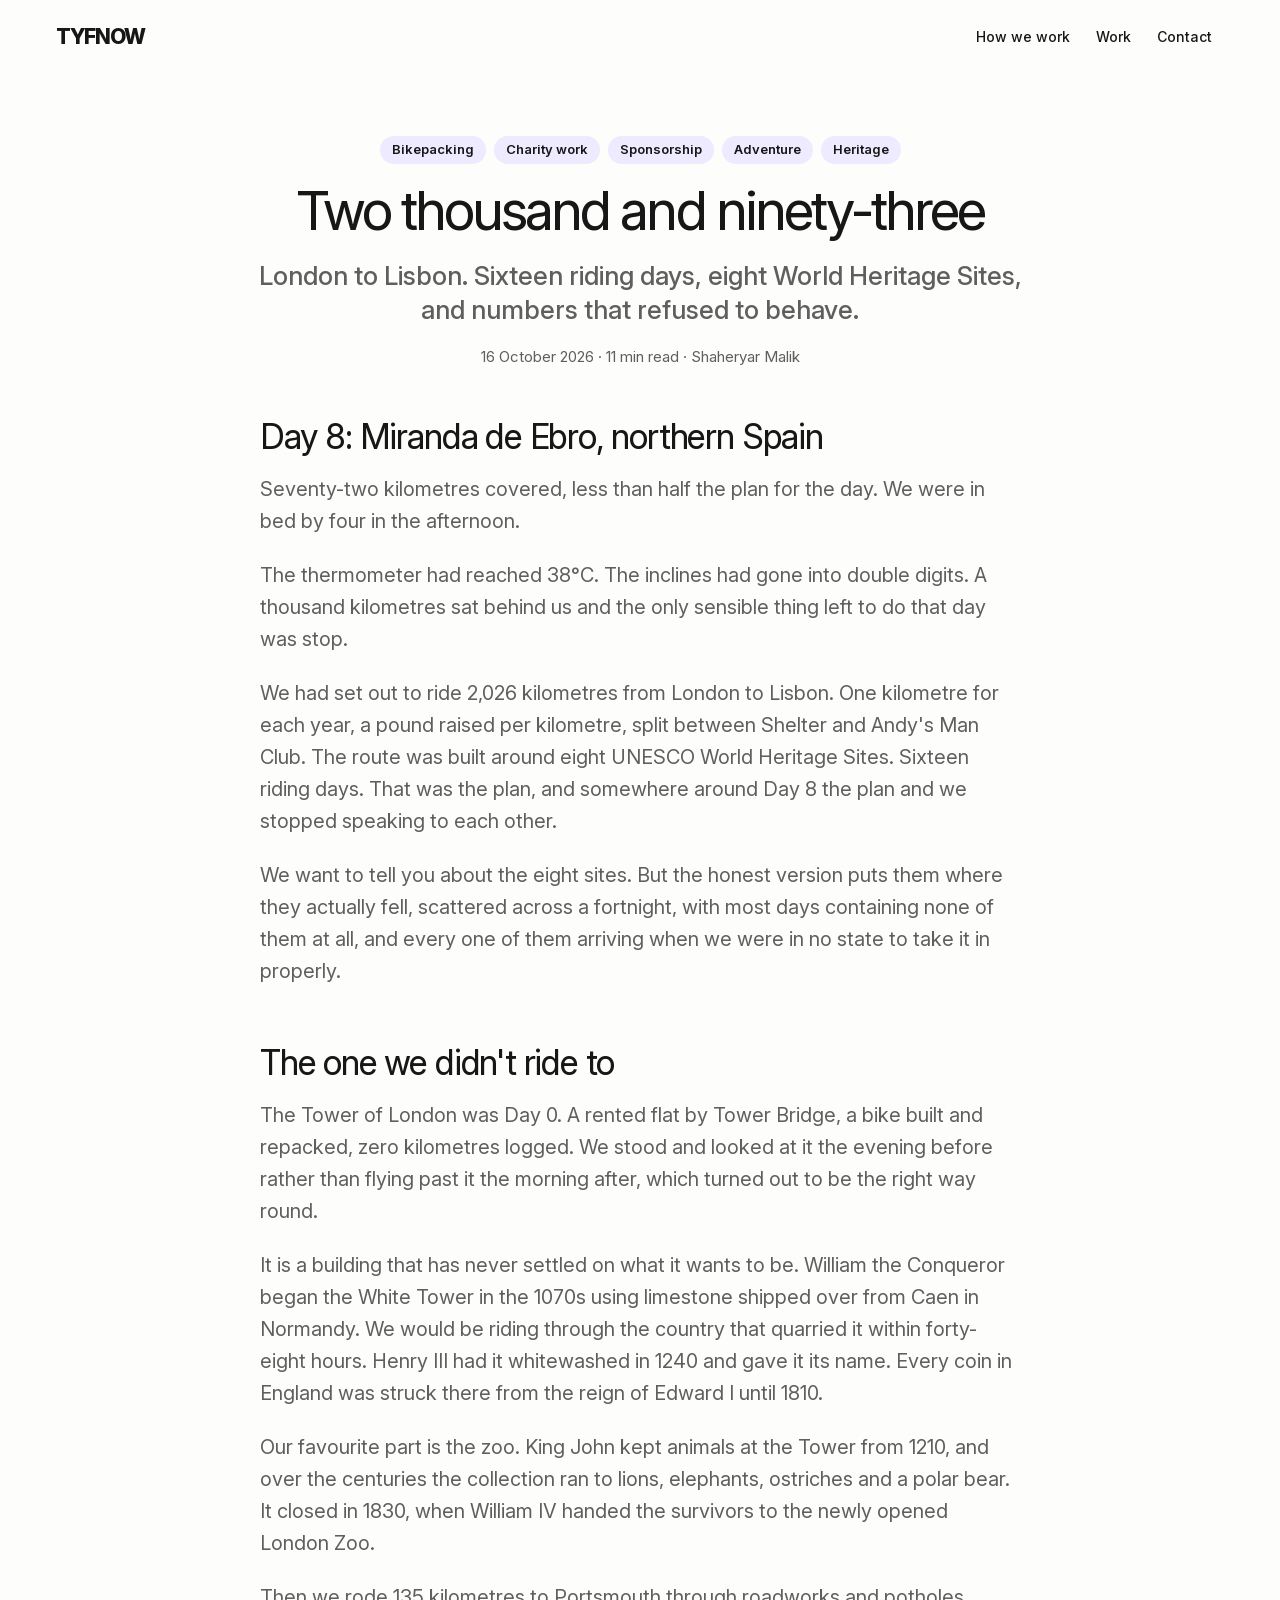
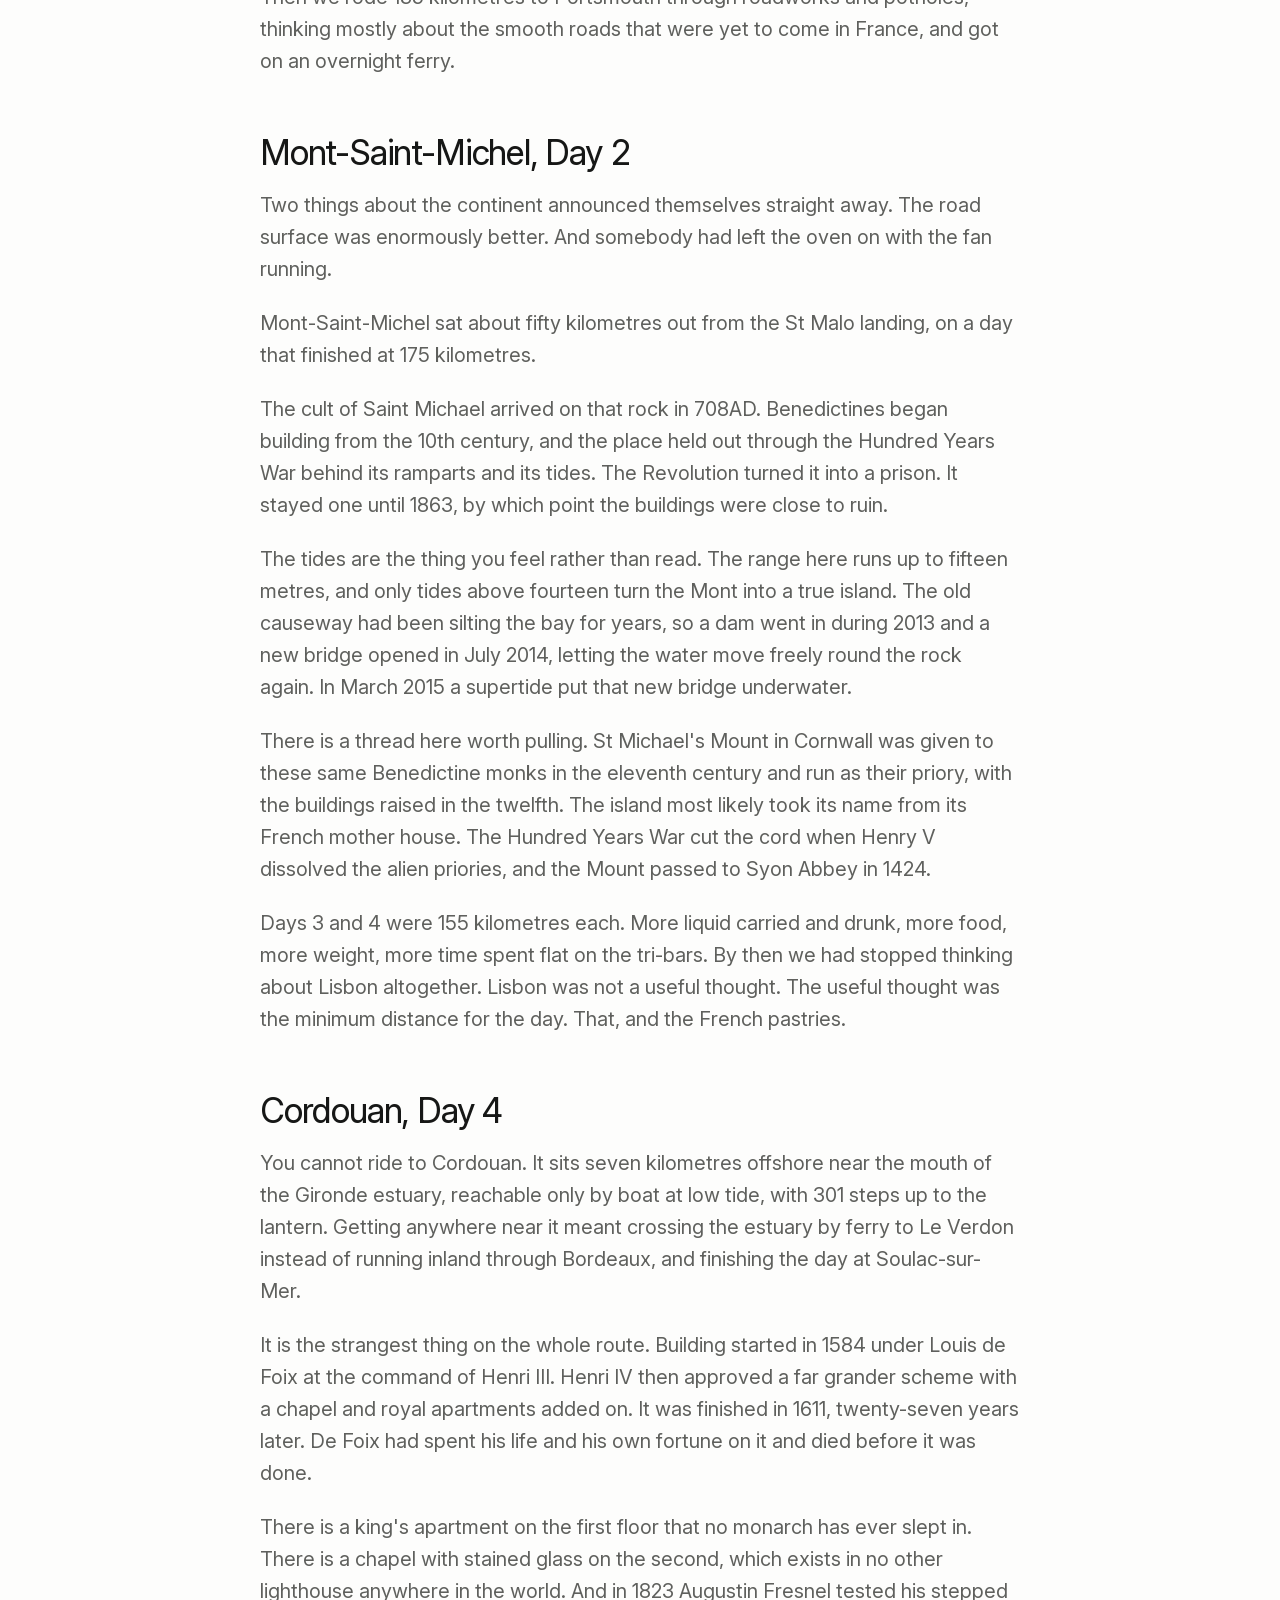
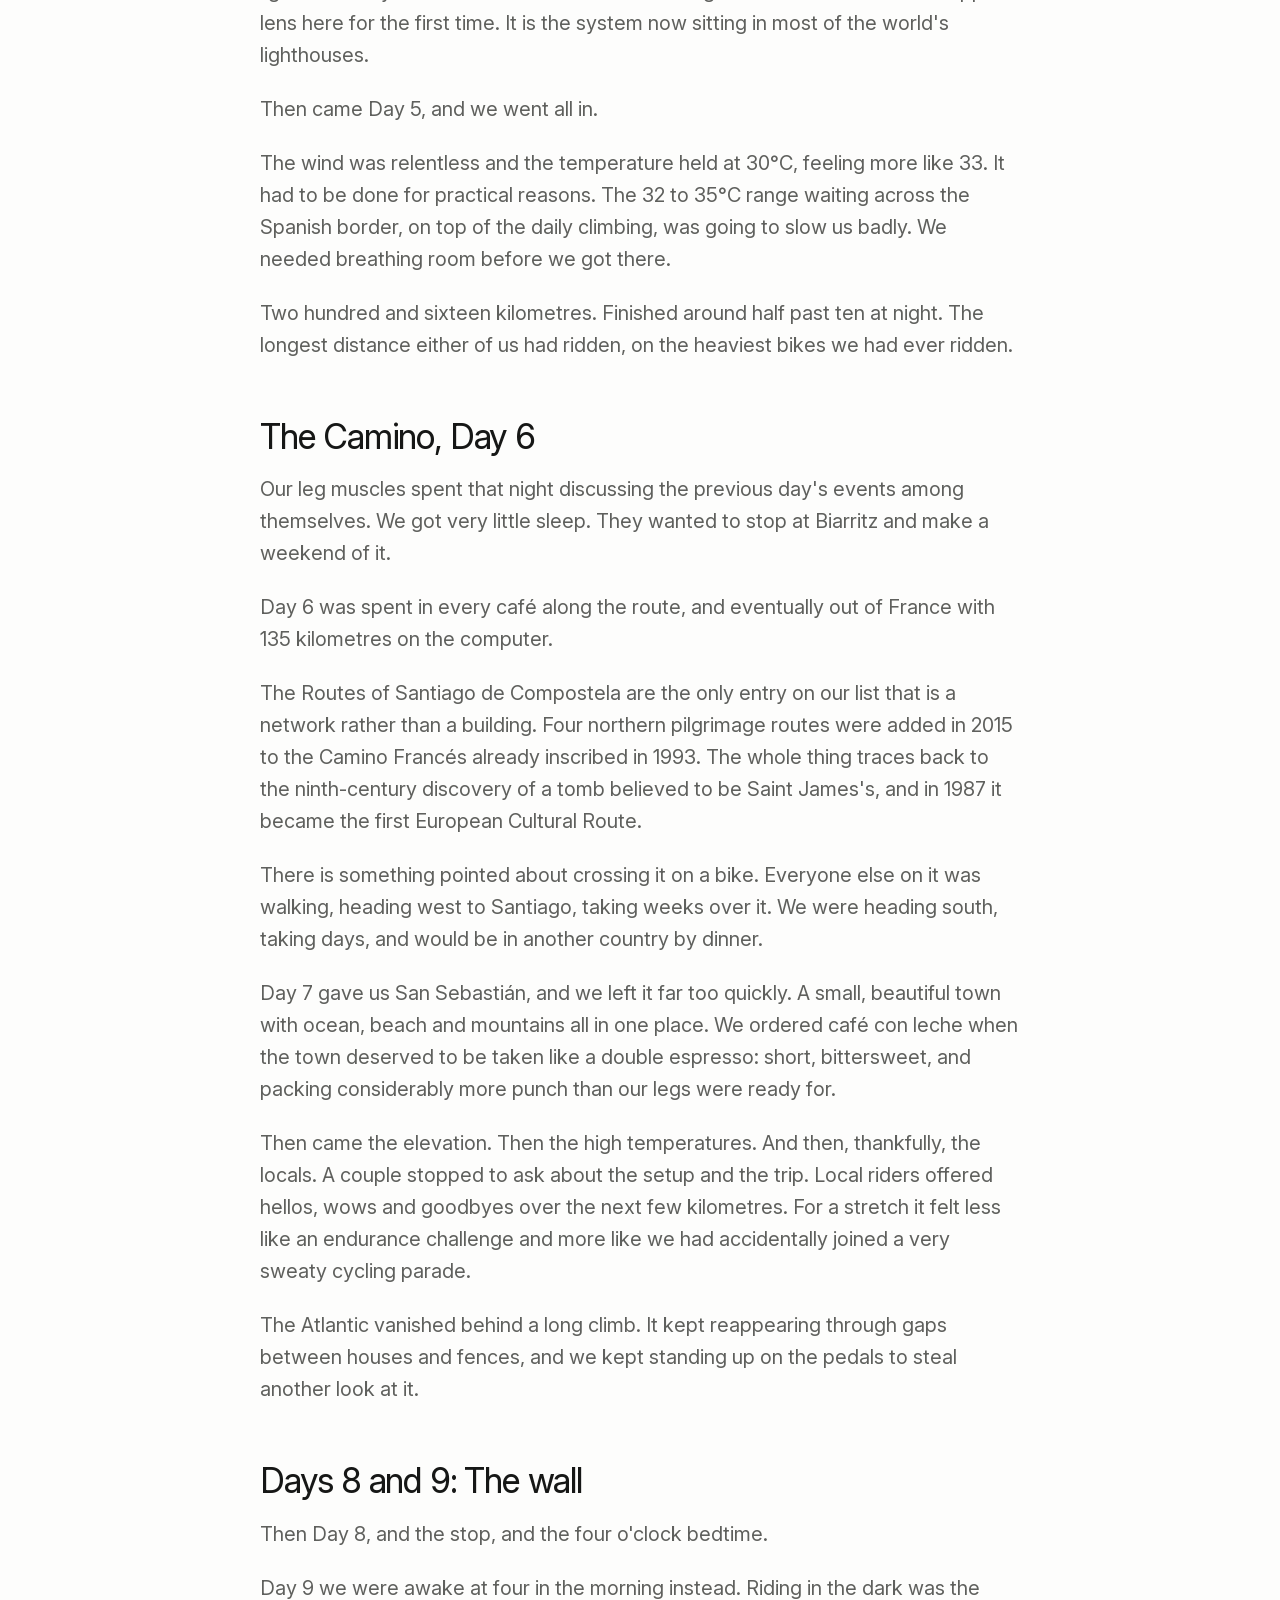
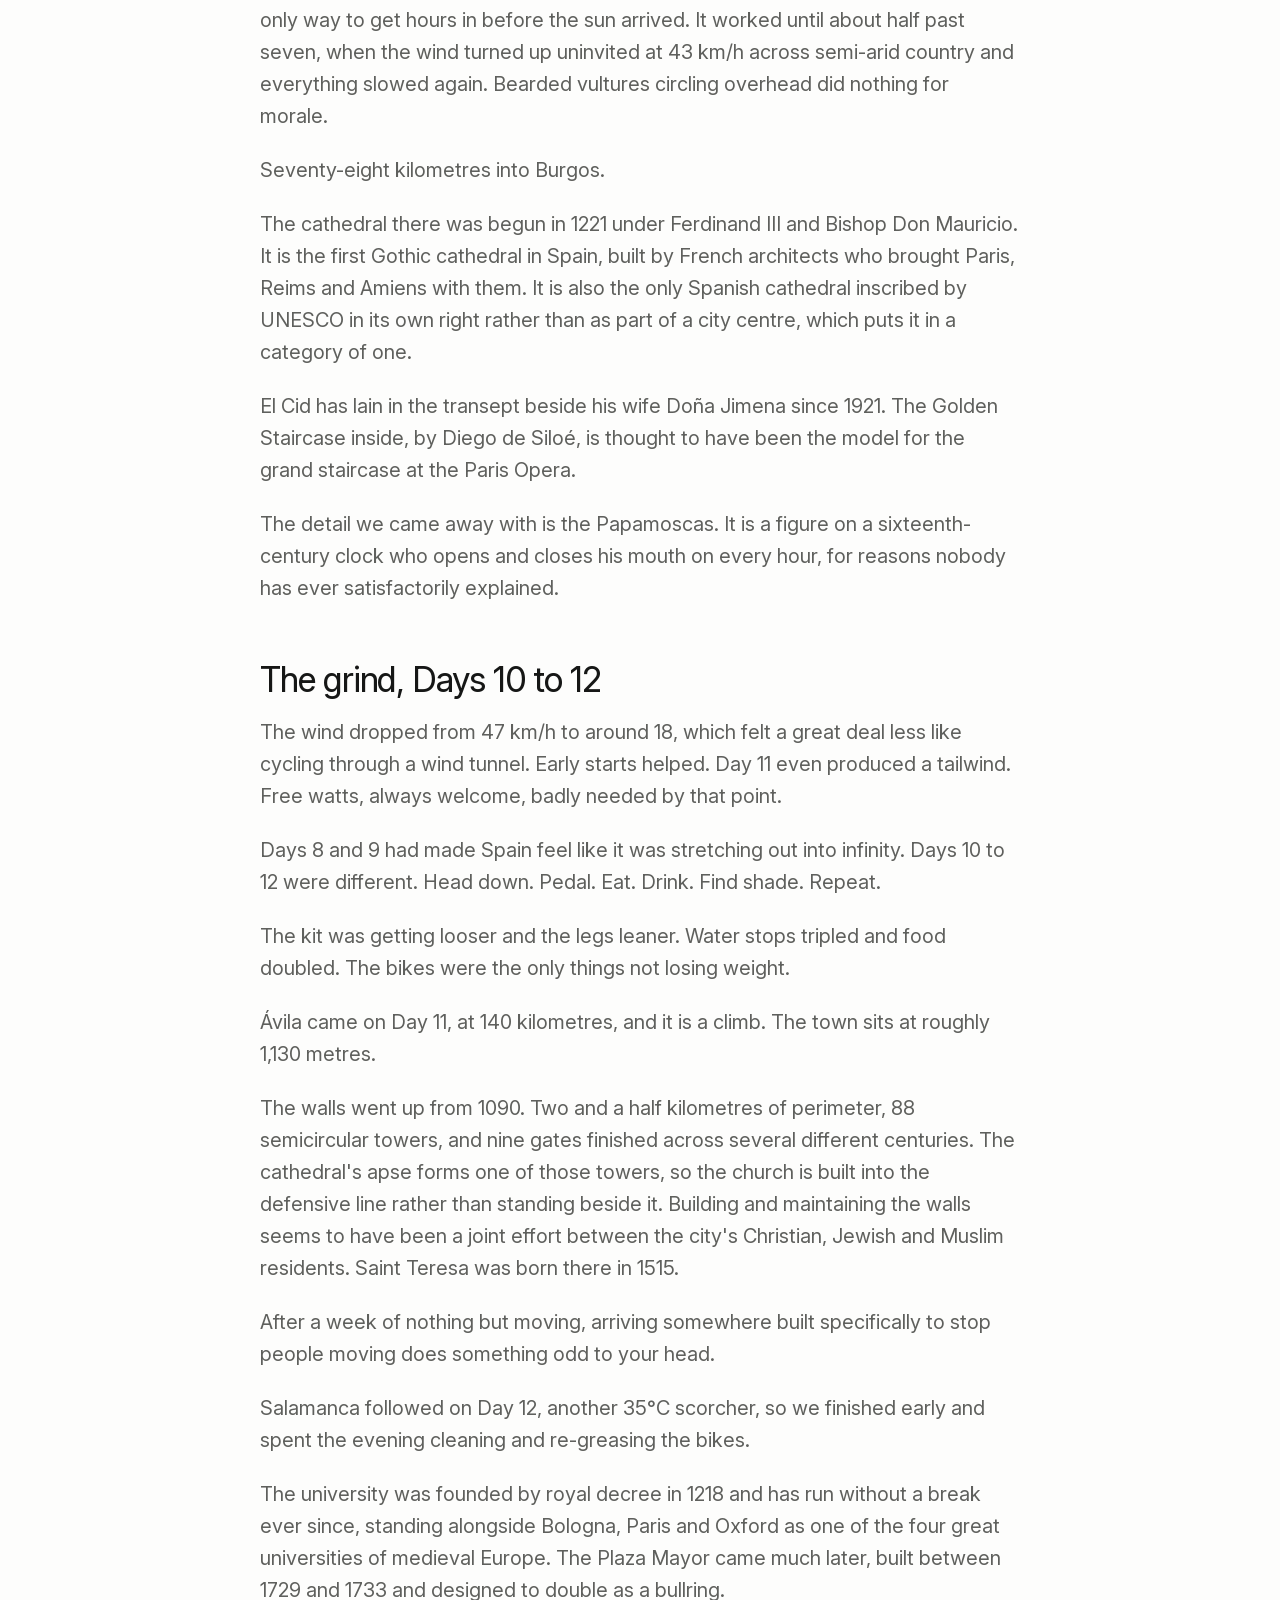
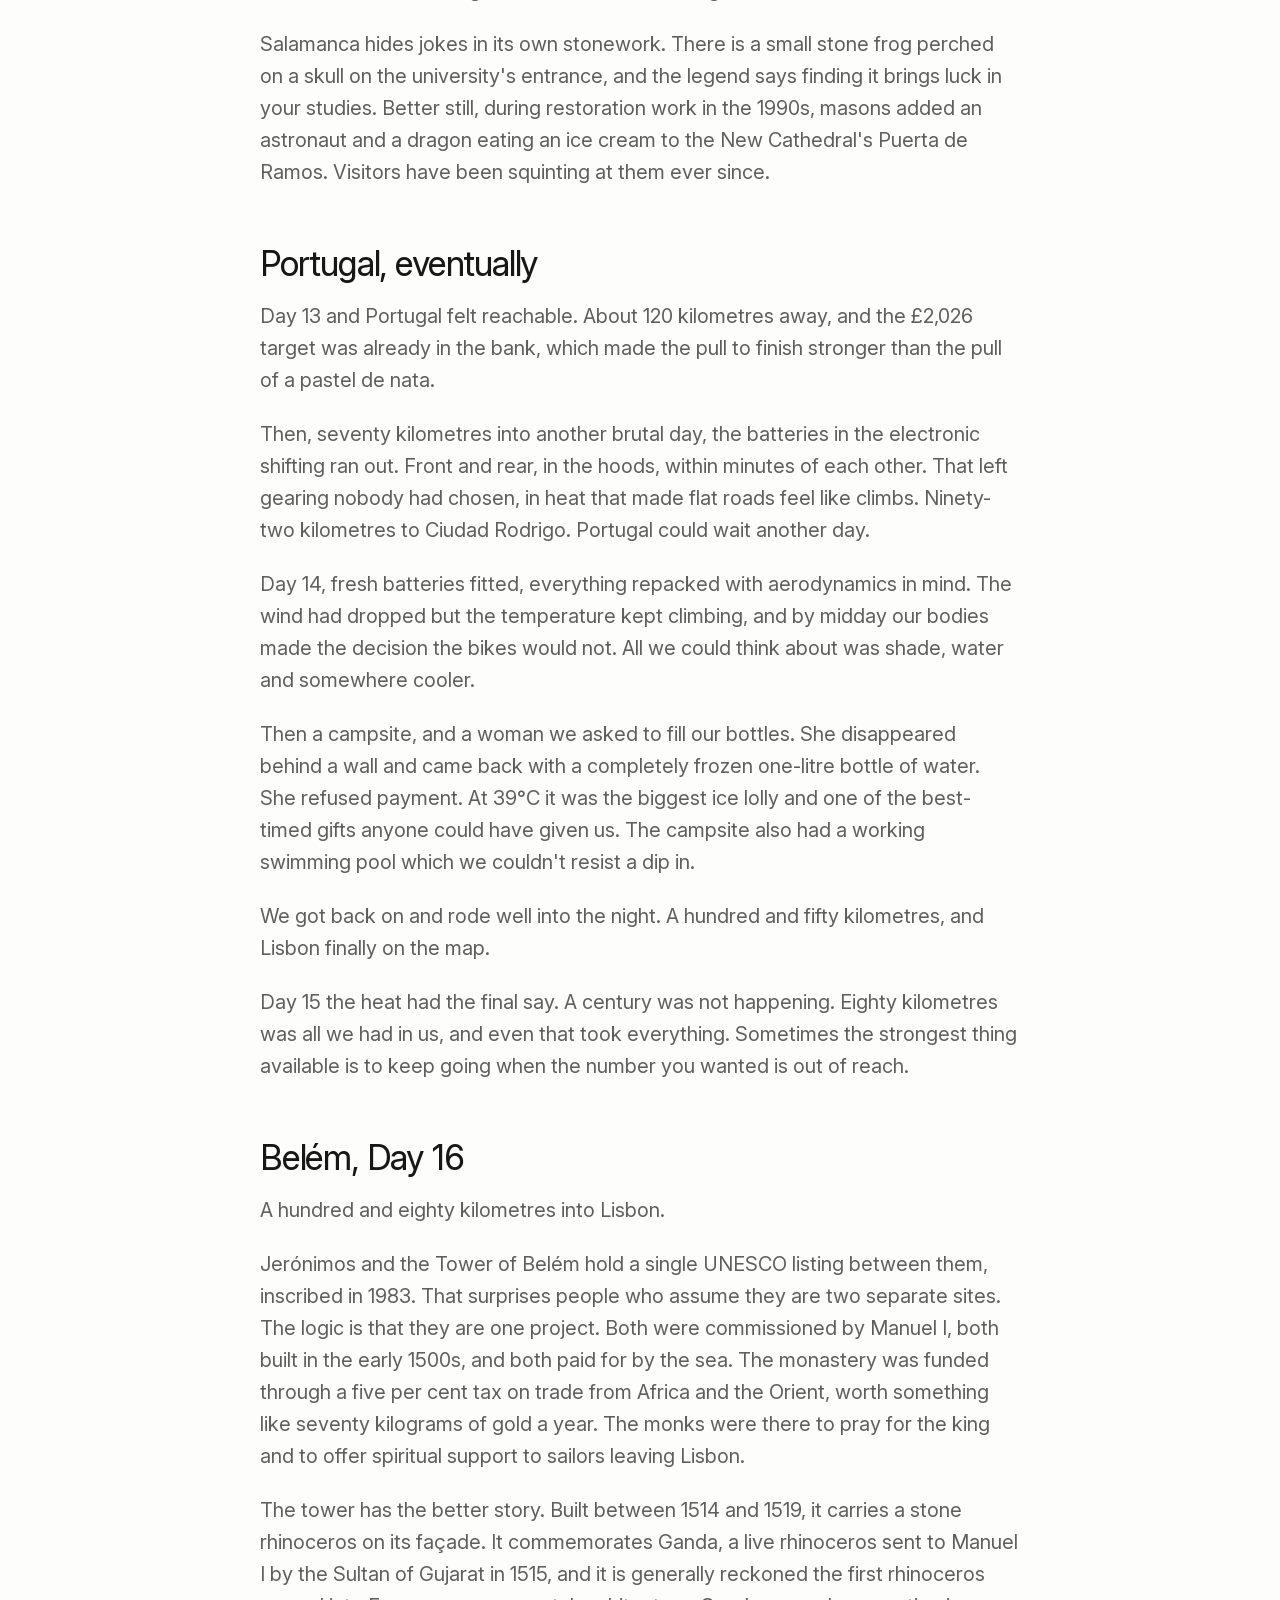
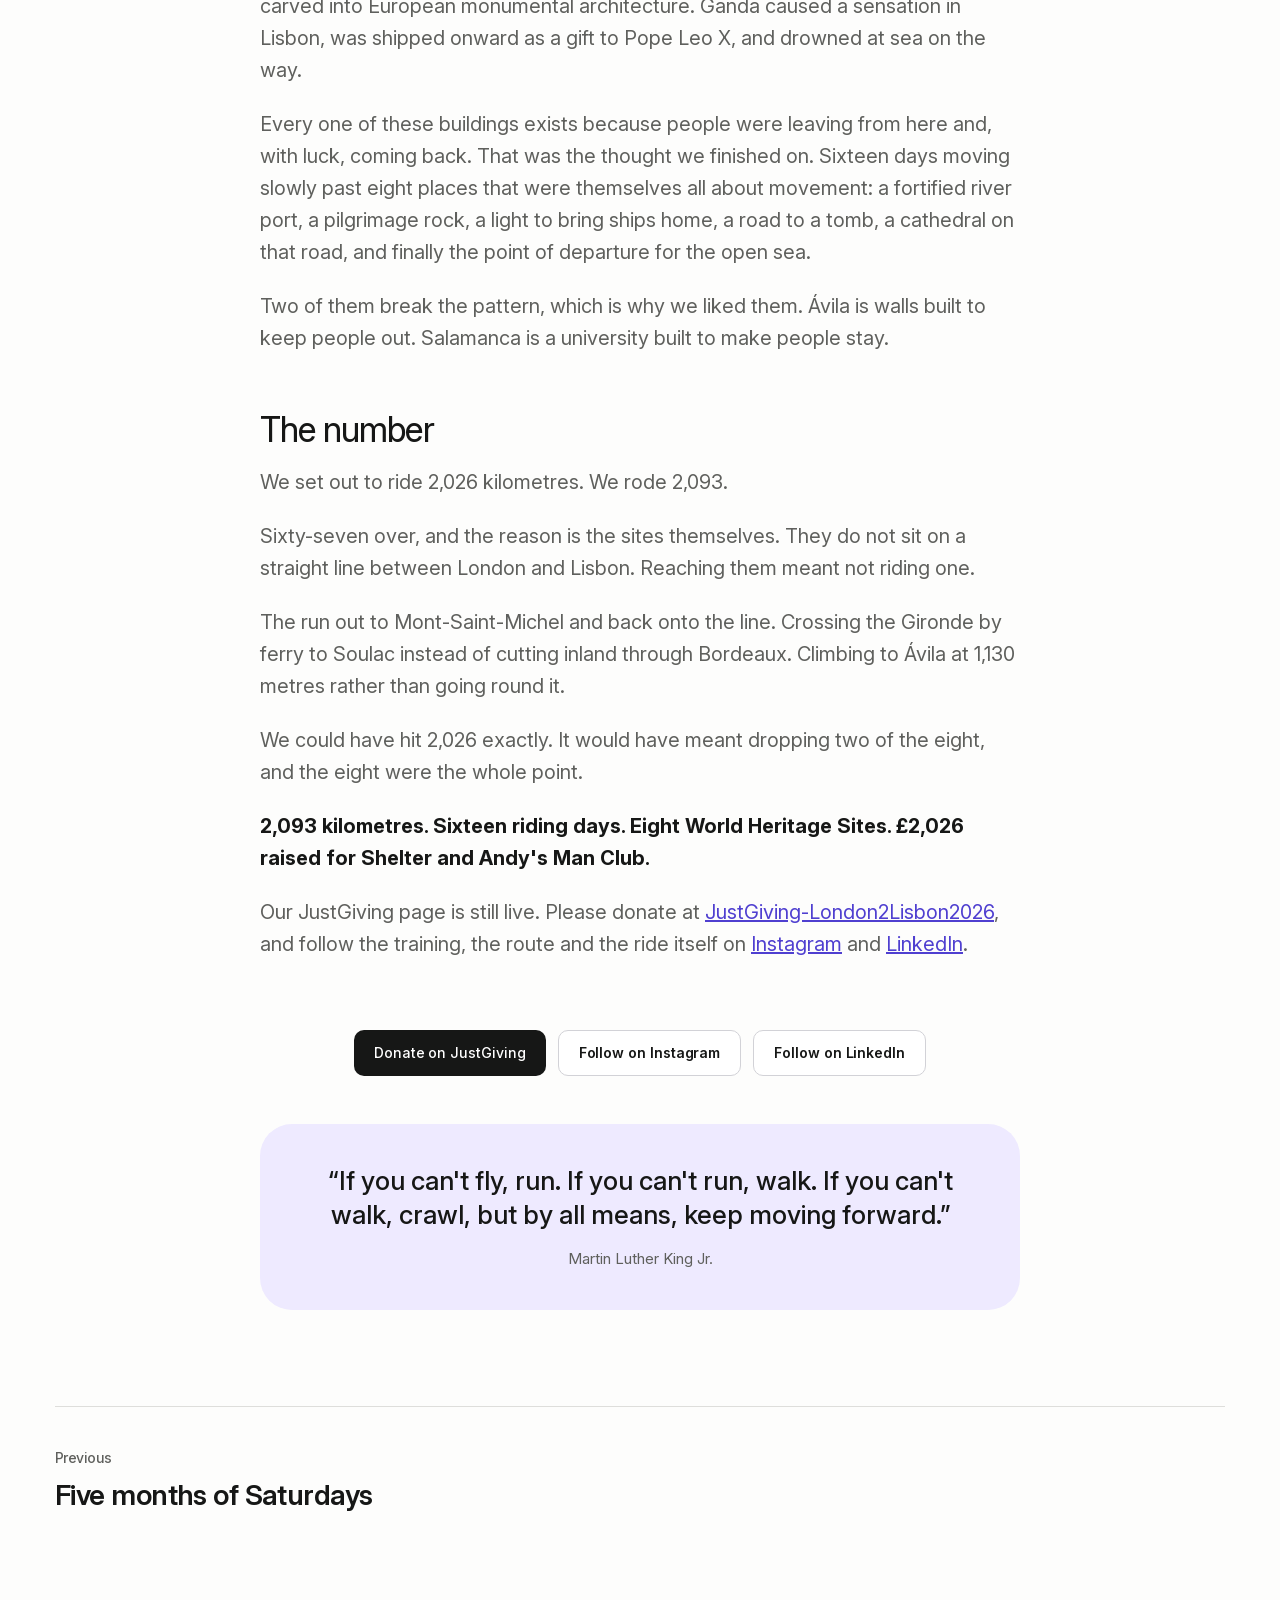
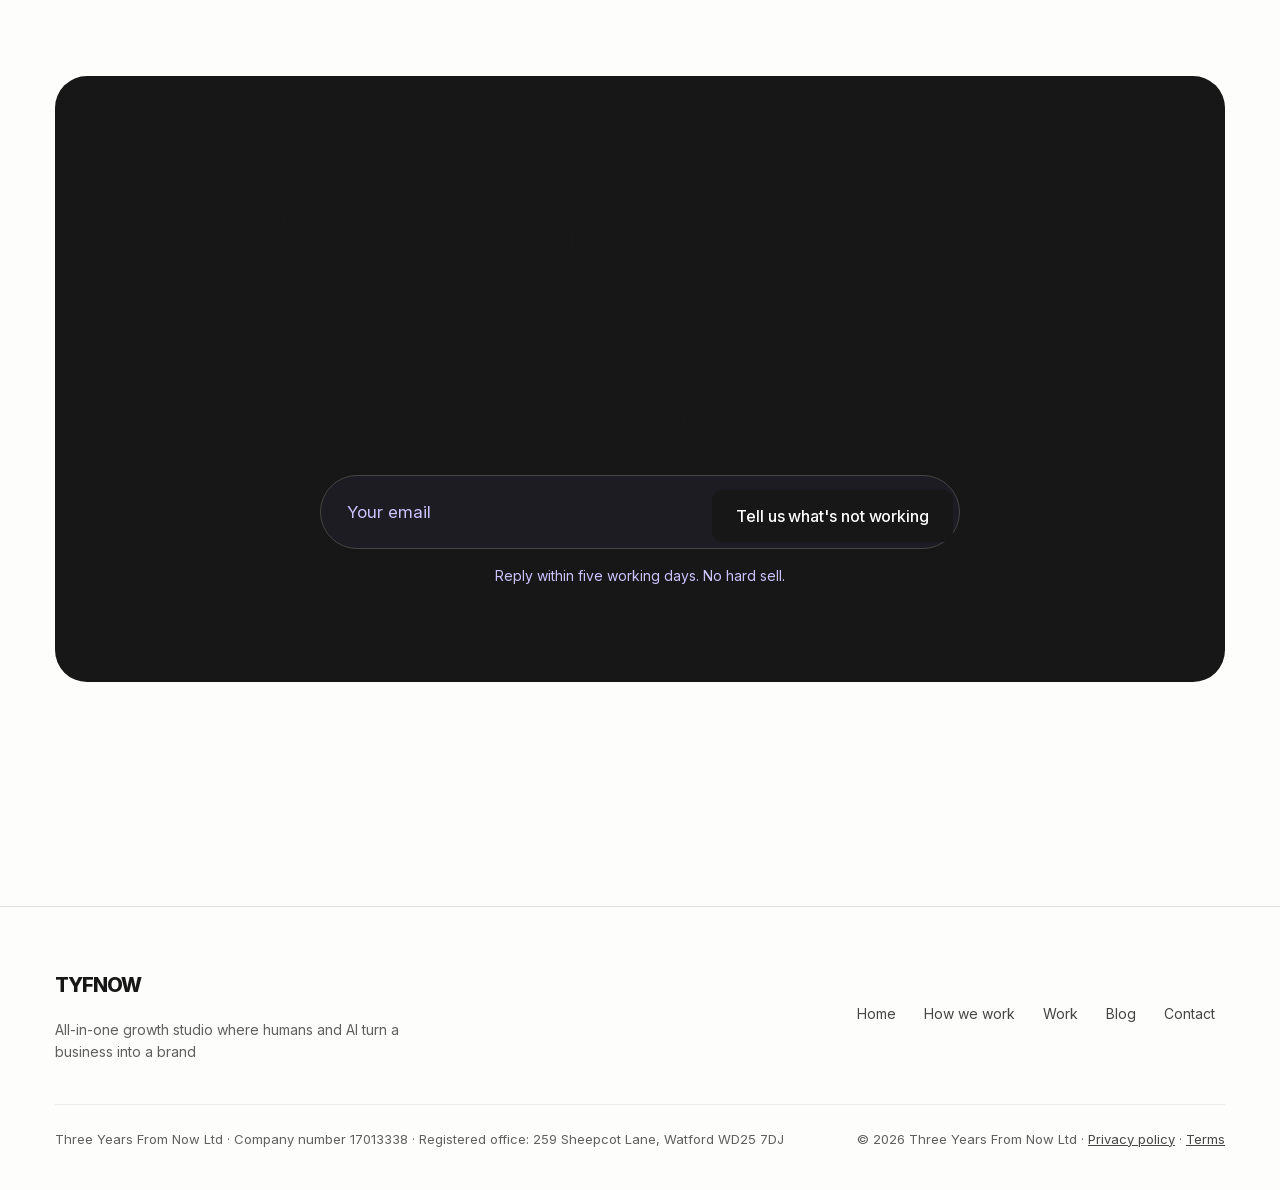
<file: blog/two-thousand-and-ninety-three/index.html>
<!doctype html>
<html lang="en-GB" data-ga="">
<head>
<meta charset="utf-8">
<meta name="viewport" content="width=device-width, initial-scale=1">
<title>Two thousand and ninety-three. Three Years From Now</title>
<meta name="description" content="The ride report: 2,093 km from London to Lisbon over sixteen days, eight World Heritage Sites, and £2,026 raised for Shelter and Andy&#x27;s Man Club.">
<meta name="robots" content="index, follow">
<link rel="canonical" href="https://www.threeyearsfromnow.com/blog/two-thousand-and-ninety-three">
<meta property="og:title" content="Two thousand and ninety-three. Three Years From Now">
<meta property="og:description" content="The ride report: 2,093 km from London to Lisbon over sixteen days, eight World Heritage Sites, and £2,026 raised for Shelter and Andy&#x27;s Man Club.">
<meta property="og:url" content="https://www.threeyearsfromnow.com/blog/two-thousand-and-ninety-three">
<meta property="og:type" content="article">
<meta property="og:site_name" content="Three Years From Now">
<meta property="og:locale" content="en_GB">
<meta property="og:image" content="https://www.threeyearsfromnow.com/img/og.png">
<meta property="og:image:width" content="1200">
<meta property="og:image:height" content="630">
<meta property="og:image:alt" content="Hopping tools isn't a strategy. A growth studio for business owners.">
<meta name="twitter:card" content="summary_large_image">
<meta name="twitter:title" content="Two thousand and ninety-three. Three Years From Now">
<meta name="twitter:description" content="The ride report: 2,093 km from London to Lisbon over sixteen days, eight World Heritage Sites, and £2,026 raised for Shelter and Andy&#x27;s Man Club.">
<meta name="twitter:image" content="https://www.threeyearsfromnow.com/img/og.png">
<script type="application/ld+json">{"@context": "https://schema.org", "@graph": [{"@type": "BlogPosting", "headline": "Two thousand and ninety-three", "description": "The ride report: 2,093 km from London to Lisbon over sixteen days, eight World Heritage Sites, and £2,026 raised for Shelter and Andy's Man Club.", "datePublished": "2026-10-16", "author": {"@type": "Person", "@id": "https://www.threeyearsfromnow.com/#founder", "name": "Shaheryar Malik"}, "publisher": {"@id": "https://www.threeyearsfromnow.com/#org"}, "mainEntityOfPage": "https://www.threeyearsfromnow.com/blog/two-thousand-and-ninety-three", "image": "https://www.threeyearsfromnow.com/img/og.png", "inLanguage": "en-GB", "isPartOf": {"@id": "https://www.threeyearsfromnow.com/#website"}}, {"@type": "BreadcrumbList", "itemListElement": [{"@type": "ListItem", "position": 1, "name": "Home", "item": "https://www.threeyearsfromnow.com/"}, {"@type": "ListItem", "position": 2, "name": "Blog", "item": "https://www.threeyearsfromnow.com/blog"}, {"@type": "ListItem", "position": 3, "name": "Two thousand and ninety-three", "item": "https://www.threeyearsfromnow.com/blog/two-thousand-and-ninety-three"}]}]}</script>
<link rel="preload" href="/fonts/InterVariable-latin.woff" as="font" type="font/woff" crossorigin>
<link rel="stylesheet" href="/css/v06-base.css">
<link rel="stylesheet" href="/css/site.css">
<link rel="stylesheet" href="/css/pages.css">
<link rel="stylesheet" href="/css/v06-legacy.css">
<link rel="stylesheet" href="/css/v06-type.css">
<link rel="stylesheet" href="/css/v06-chrome.css">
</head>
<body>
<div id="site">

<header class="hdr">
  <div class="hdr-wrap">
    <div class="hdr-in">
      <a class="brand" href="/" aria-label="TYFNOW, Three Years From Now, home">
        <span class="brand-w">TYFNOW</span>
      </a>
      <nav class="hdr-nav" aria-label="Primary">
        <a class="hdr-link" href="/#how-we-work">How we work</a>
        <a class="hdr-link" href="/#work">Work</a>
        <a class="hdr-link" href="/#contact" data-track="nav_contact">Contact</a>
      </nav>
      <button class="hdr-menu" type="button" aria-controls="hdr-mob" aria-expanded="false">Menu</button>
    </div>
    <nav class="hdr-mob" id="hdr-mob" aria-label="Primary, mobile" hidden>
      <a class="hdr-link" href="/#how-we-work">How we work</a>
      <a class="hdr-link" href="/#work">Work</a>
      <a class="hdr-link" href="/#contact" data-track="nav_contact">Contact</a>
    </nav>
  </div>
</header>
  <main class="wrap">

<article class="post">
  <header class="post-head">
    <div class="cats"><span class="cat">Bikepacking</span><span class="cat">Charity work</span><span class="cat">Sponsorship</span><span class="cat">Adventure</span><span class="cat">Heritage</span></div>
    <h1>Two thousand and ninety-three</h1>
    <p class="stand">London to Lisbon. Sixteen riding days, eight World Heritage Sites, and numbers that refused to behave.</p>
    <p class="meta"><time datetime="2026-10-16">16 October 2026</time> · 11 min read · Shaheryar Malik</p>
  </header>
  <!-- hero image slot. To use, replace this comment with:
<figure class="fig hero"><img src="/img/blog/FILE.jpg" alt="DESCRIBE" width="1600" height="1000" loading="eager" fetchpriority="high"><figcaption>Optional caption</figcaption></figure> -->
  <div class="post-body">
<h2>Day 8: Miranda de Ebro, northern Spain</h2>
<p>Seventy-two kilometres covered, less than half the plan for the day. We were in bed by four in the afternoon.</p>
<p>The thermometer had reached 38°C. The inclines had gone into double digits. A thousand kilometres sat behind us and the only sensible thing left to do that day was stop.</p>
<p>We had set out to ride 2,026 kilometres from London to Lisbon. One kilometre for each year, a pound raised per kilometre, split between Shelter and Andy's Man Club. The route was built around eight UNESCO World Heritage Sites. Sixteen riding days. That was the plan, and somewhere around Day 8 the plan and we stopped speaking to each other.</p>
<p>We want to tell you about the eight sites. But the honest version puts them where they actually fell, scattered across a fortnight, with most days containing none of them at all, and every one of them arriving when we were in no state to take it in properly.</p>
<h2>The one we didn't ride to</h2>
<p>The Tower of London was Day 0. A rented flat by Tower Bridge, a bike built and repacked, zero kilometres logged. We stood and looked at it the evening before rather than flying past it the morning after, which turned out to be the right way round.</p>
<p>It is a building that has never settled on what it wants to be. William the Conqueror began the White Tower in the 1070s using limestone shipped over from Caen in Normandy. We would be riding through the country that quarried it within forty-eight hours. Henry III had it whitewashed in 1240 and gave it its name. Every coin in England was struck there from the reign of Edward I until 1810.</p>
<p>Our favourite part is the zoo. King John kept animals at the Tower from 1210, and over the centuries the collection ran to lions, elephants, ostriches and a polar bear. It closed in 1830, when William IV handed the survivors to the newly opened London Zoo.</p>
<p>Then we rode 135 kilometres to Portsmouth through roadworks and potholes, thinking mostly about the smooth roads that were yet to come in France, and got on an overnight ferry.</p>
<!-- image slot (single). To use, replace this comment with:
<figure class="fig"><img src="/img/blog/FILE.jpg" alt="DESCRIBE" width="1600" height="1000" loading="lazy"><figcaption>Optional caption</figcaption></figure> -->
<h2>Mont-Saint-Michel, Day 2</h2>
<p>Two things about the continent announced themselves straight away. The road surface was enormously better. And somebody had left the oven on with the fan running.</p>
<p>Mont-Saint-Michel sat about fifty kilometres out from the St Malo landing, on a day that finished at 175 kilometres.</p>
<p>The cult of Saint Michael arrived on that rock in 708AD. Benedictines began building from the 10th century, and the place held out through the Hundred Years War behind its ramparts and its tides. The Revolution turned it into a prison. It stayed one until 1863, by which point the buildings were close to ruin.</p>
<p>The tides are the thing you feel rather than read. The range here runs up to fifteen metres, and only tides above fourteen turn the Mont into a true island. The old causeway had been silting the bay for years, so a dam went in during 2013 and a new bridge opened in July 2014, letting the water move freely round the rock again. In March 2015 a supertide put that new bridge underwater.</p>
<p>There is a thread here worth pulling. St Michael's Mount in Cornwall was given to these same Benedictine monks in the eleventh century and run as their priory, with the buildings raised in the twelfth. The island most likely took its name from its French mother house. The Hundred Years War cut the cord when Henry V dissolved the alien priories, and the Mount passed to Syon Abbey in 1424.</p>
<p>Days 3 and 4 were 155 kilometres each. More liquid carried and drunk, more food, more weight, more time spent flat on the tri-bars. By then we had stopped thinking about Lisbon altogether. Lisbon was not a useful thought. The useful thought was the minimum distance for the day. That, and the French pastries.</p>
<!-- image slot (single). To use, replace this comment with:
<figure class="fig"><img src="/img/blog/FILE.jpg" alt="DESCRIBE" width="1600" height="1000" loading="lazy"><figcaption>Optional caption</figcaption></figure> -->
<h2>Cordouan, Day 4</h2>
<p>You cannot ride to Cordouan. It sits seven kilometres offshore near the mouth of the Gironde estuary, reachable only by boat at low tide, with 301 steps up to the lantern. Getting anywhere near it meant crossing the estuary by ferry to Le Verdon instead of running inland through Bordeaux, and finishing the day at Soulac-sur-Mer.</p>
<p>It is the strangest thing on the whole route. Building started in 1584 under Louis de Foix at the command of Henri III. Henri IV then approved a far grander scheme with a chapel and royal apartments added on. It was finished in 1611, twenty-seven years later. De Foix had spent his life and his own fortune on it and died before it was done.</p>
<p>There is a king's apartment on the first floor that no monarch has ever slept in. There is a chapel with stained glass on the second, which exists in no other lighthouse anywhere in the world. And in 1823 Augustin Fresnel tested his stepped lens here for the first time. It is the system now sitting in most of the world's lighthouses.</p>
<p>Then came Day 5, and we went all in.</p>
<p>The wind was relentless and the temperature held at 30°C, feeling more like 33. It had to be done for practical reasons. The 32 to 35°C range waiting across the Spanish border, on top of the daily climbing, was going to slow us badly. We needed breathing room before we got there.</p>
<p>Two hundred and sixteen kilometres. Finished around half past ten at night. The longest distance either of us had ridden, on the heaviest bikes we had ever ridden.</p>
<!-- image slot (single). To use, replace this comment with:
<figure class="fig"><img src="/img/blog/FILE.jpg" alt="DESCRIBE" width="1600" height="1000" loading="lazy"><figcaption>Optional caption</figcaption></figure> -->
<h2>The Camino, Day 6</h2>
<p>Our leg muscles spent that night discussing the previous day's events among themselves. We got very little sleep. They wanted to stop at Biarritz and make a weekend of it.</p>
<p>Day 6 was spent in every café along the route, and eventually out of France with 135 kilometres on the computer.</p>
<p>The Routes of Santiago de Compostela are the only entry on our list that is a network rather than a building. Four northern pilgrimage routes were added in 2015 to the Camino Francés already inscribed in 1993. The whole thing traces back to the ninth-century discovery of a tomb believed to be Saint James's, and in 1987 it became the first European Cultural Route.</p>
<p>There is something pointed about crossing it on a bike. Everyone else on it was walking, heading west to Santiago, taking weeks over it. We were heading south, taking days, and would be in another country by dinner.</p>
<p>Day 7 gave us San Sebastián, and we left it far too quickly. A small, beautiful town with ocean, beach and mountains all in one place. We ordered café con leche when the town deserved to be taken like a double espresso: short, bittersweet, and packing considerably more punch than our legs were ready for.</p>
<p>Then came the elevation. Then the high temperatures. And then, thankfully, the locals. A couple stopped to ask about the setup and the trip. Local riders offered hellos, wows and goodbyes over the next few kilometres. For a stretch it felt less like an endurance challenge and more like we had accidentally joined a very sweaty cycling parade.</p>
<p>The Atlantic vanished behind a long climb. It kept reappearing through gaps between houses and fences, and we kept standing up on the pedals to steal another look at it.</p>
<!-- image slot (single). To use, replace this comment with:
<figure class="fig"><img src="/img/blog/FILE.jpg" alt="DESCRIBE" width="1600" height="1000" loading="lazy"><figcaption>Optional caption</figcaption></figure> -->
<h2>Days 8 and 9: The wall</h2>
<p>Then Day 8, and the stop, and the four o'clock bedtime.</p>
<p>Day 9 we were awake at four in the morning instead. Riding in the dark was the only way to get hours in before the sun arrived. It worked until about half past seven, when the wind turned up uninvited at 43 km/h across semi-arid country and everything slowed again. Bearded vultures circling overhead did nothing for morale.</p>
<p>Seventy-eight kilometres into Burgos.</p>
<p>The cathedral there was begun in 1221 under Ferdinand III and Bishop Don Mauricio. It is the first Gothic cathedral in Spain, built by French architects who brought Paris, Reims and Amiens with them. It is also the only Spanish cathedral inscribed by UNESCO in its own right rather than as part of a city centre, which puts it in a category of one.</p>
<p>El Cid has lain in the transept beside his wife Doña Jimena since 1921. The Golden Staircase inside, by Diego de Siloé, is thought to have been the model for the grand staircase at the Paris Opera.</p>
<p>The detail we came away with is the Papamoscas. It is a figure on a sixteenth-century clock who opens and closes his mouth on every hour, for reasons nobody has ever satisfactorily explained.</p>
<!-- image slot (single). To use, replace this comment with:
<figure class="fig"><img src="/img/blog/FILE.jpg" alt="DESCRIBE" width="1600" height="1000" loading="lazy"><figcaption>Optional caption</figcaption></figure> -->
<h2>The grind, Days 10 to 12</h2>
<p>The wind dropped from 47 km/h to around 18, which felt a great deal less like cycling through a wind tunnel. Early starts helped. Day 11 even produced a tailwind. Free watts, always welcome, badly needed by that point.</p>
<p>Days 8 and 9 had made Spain feel like it was stretching out into infinity. Days 10 to 12 were different. Head down. Pedal. Eat. Drink. Find shade. Repeat.</p>
<p>The kit was getting looser and the legs leaner. Water stops tripled and food doubled. The bikes were the only things not losing weight.</p>
<p>Ávila came on Day 11, at 140 kilometres, and it is a climb. The town sits at roughly 1,130 metres.</p>
<p>The walls went up from 1090. Two and a half kilometres of perimeter, 88 semicircular towers, and nine gates finished across several different centuries. The cathedral's apse forms one of those towers, so the church is built into the defensive line rather than standing beside it. Building and maintaining the walls seems to have been a joint effort between the city's Christian, Jewish and Muslim residents. Saint Teresa was born there in 1515.</p>
<p>After a week of nothing but moving, arriving somewhere built specifically to stop people moving does something odd to your head.</p>
<!-- image slot (single). To use, replace this comment with:
<figure class="fig"><img src="/img/blog/FILE.jpg" alt="DESCRIBE" width="1600" height="1000" loading="lazy"><figcaption>Optional caption</figcaption></figure> -->
<p>Salamanca followed on Day 12, another 35°C scorcher, so we finished early and spent the evening cleaning and re-greasing the bikes.</p>
<p>The university was founded by royal decree in 1218 and has run without a break ever since, standing alongside Bologna, Paris and Oxford as one of the four great universities of medieval Europe. The Plaza Mayor came much later, built between 1729 and 1733 and designed to double as a bullring.</p>
<p>Salamanca hides jokes in its own stonework. There is a small stone frog perched on a skull on the university's entrance, and the legend says finding it brings luck in your studies. Better still, during restoration work in the 1990s, masons added an astronaut and a dragon eating an ice cream to the New Cathedral's Puerta de Ramos. Visitors have been squinting at them ever since.</p>
<!-- image slot (single). To use, replace this comment with:
<figure class="fig"><img src="/img/blog/FILE.jpg" alt="DESCRIBE" width="1600" height="1000" loading="lazy"><figcaption>Optional caption</figcaption></figure> -->
<h2>Portugal, eventually</h2>
<p>Day 13 and Portugal felt reachable. About 120 kilometres away, and the £2,026 target was already in the bank, which made the pull to finish stronger than the pull of a pastel de nata.</p>
<p>Then, seventy kilometres into another brutal day, the batteries in the electronic shifting ran out. Front and rear, in the hoods, within minutes of each other. That left gearing nobody had chosen, in heat that made flat roads feel like climbs. Ninety-two kilometres to Ciudad Rodrigo. Portugal could wait another day.</p>
<p>Day 14, fresh batteries fitted, everything repacked with aerodynamics in mind. The wind had dropped but the temperature kept climbing, and by midday our bodies made the decision the bikes would not. All we could think about was shade, water and somewhere cooler.</p>
<p>Then a campsite, and a woman we asked to fill our bottles. She disappeared behind a wall and came back with a completely frozen one-litre bottle of water. She refused payment. At 39°C it was the biggest ice lolly and one of the best-timed gifts anyone could have given us. The campsite also had a working swimming pool which we couldn't resist a dip in.</p>
<p>We got back on and rode well into the night. A hundred and fifty kilometres, and Lisbon finally on the map.</p>
<p>Day 15 the heat had the final say. A century was not happening. Eighty kilometres was all we had in us, and even that took everything. Sometimes the strongest thing available is to keep going when the number you wanted is out of reach.</p>
<!-- image slot (single). To use, replace this comment with:
<figure class="fig"><img src="/img/blog/FILE.jpg" alt="DESCRIBE" width="1600" height="1000" loading="lazy"><figcaption>Optional caption</figcaption></figure> -->
<h2>Belém, Day 16</h2>
<p>A hundred and eighty kilometres into Lisbon.</p>
<p>Jerónimos and the Tower of Belém hold a single UNESCO listing between them, inscribed in 1983. That surprises people who assume they are two separate sites. The logic is that they are one project. Both were commissioned by Manuel I, both built in the early 1500s, and both paid for by the sea. The monastery was funded through a five per cent tax on trade from Africa and the Orient, worth something like seventy kilograms of gold a year. The monks were there to pray for the king and to offer spiritual support to sailors leaving Lisbon.</p>
<p>The tower has the better story. Built between 1514 and 1519, it carries a stone rhinoceros on its façade. It commemorates Ganda, a live rhinoceros sent to Manuel I by the Sultan of Gujarat in 1515, and it is generally reckoned the first rhinoceros carved into European monumental architecture. Ganda caused a sensation in Lisbon, was shipped onward as a gift to Pope Leo X, and drowned at sea on the way.</p>
<p>Every one of these buildings exists because people were leaving from here and, with luck, coming back. That was the thought we finished on. Sixteen days moving slowly past eight places that were themselves all about movement: a fortified river port, a pilgrimage rock, a light to bring ships home, a road to a tomb, a cathedral on that road, and finally the point of departure for the open sea.</p>
<p>Two of them break the pattern, which is why we liked them. Ávila is walls built to keep people out. Salamanca is a university built to make people stay.</p>
<!-- image slot (single). To use, replace this comment with:
<figure class="fig"><img src="/img/blog/FILE.jpg" alt="DESCRIBE" width="1600" height="1000" loading="lazy"><figcaption>Optional caption</figcaption></figure> -->
<h2>The number</h2>
<p>We set out to ride 2,026 kilometres. We rode 2,093.</p>
<p>Sixty-seven over, and the reason is the sites themselves. They do not sit on a straight line between London and Lisbon. Reaching them meant not riding one.</p>
<p>The run out to Mont-Saint-Michel and back onto the line. Crossing the Gironde by ferry to Soulac instead of cutting inland through Bordeaux. Climbing to Ávila at 1,130 metres rather than going round it.</p>
<p>We could have hit 2,026 exactly. It would have meant dropping two of the eight, and the eight were the whole point.</p>
<p><strong>2,093 kilometres. Sixteen riding days. Eight World Heritage Sites. £2,026 raised for Shelter and Andy's Man Club.</strong></p>
<!-- image slot (pair). To use, replace this comment with:
<figure class="fig pair"><img src="/img/blog/FILE-1.jpg" alt="DESCRIBE" loading="lazy"><img src="/img/blog/FILE-2.jpg" alt="DESCRIBE" loading="lazy"><figcaption>Optional caption</figcaption></figure> -->
<p>Our JustGiving page is still live. Please donate at <a href="https://www.justgiving.com/crowdfunding/londontolisbon-2026km" rel="noopener">JustGiving-London2Lisbon2026</a>, and follow the training, the route and the ride itself on <a href="https://www.instagram.com/cadenceandclouds/" rel="noopener">Instagram</a> and <a href="https://www.linkedin.com/company/three-years-from-now/" rel="noopener">LinkedIn</a>.</p>
  </div>
  
<div class="post-links">
  <a class="btn" href="https://www.justgiving.com/crowdfunding/londontolisbon-2026km" rel="noopener">Donate on JustGiving</a>
  <a class="btn outline" href="https://www.instagram.com/cadenceandclouds/" rel="noopener">Follow on Instagram</a>
  <a class="btn outline" href="https://www.linkedin.com/company/three-years-from-now/" rel="noopener">Follow on LinkedIn</a>
</div>
<blockquote class="pull"><p>“If you can't fly, run. If you can't run, walk. If you can't walk, crawl, but by all means, keep moving forward.”</p><footer>Martin Luther King Jr.</footer></blockquote>

</article>
<nav class="post-nav" aria-label="More posts"><a href="/blog/five-months-of-saturdays" class="prev"><span>Previous</span>Five months of Saturdays</a><span></span></nav>

<section class="cta-sec">
  <div class="card cta-card">
    <h2>Something need fixing?<br><span>Say what it is.</span><br>We'll say what it takes</h2>
    <form class="cta-form" action="/#contact" method="get">
      <div class="cta-field">
        <label for="cta-email" class="sr-only">Your email</label>
        <input id="cta-email" name="email" type="email" inputmode="email" autocomplete="email" placeholder="Your email">
        <button type="submit" class="btn">Tell us what's not working</button>
      </div>
      <p class="trust">Reply within five working days. No hard sell.</p>
    </form>
  </div>
</section>

</main>
  <footer class="foot">
  <div class="foot-wrap">
    <div class="foot-top">
      <div class="foot-brand">
        <a class="brand" href="/" aria-label="TYFNOW, Three Years From Now, home">
          <span class="brand-w">TYFNOW</span>
        </a>
        <p class="foot-desc">All-in-one growth studio where humans and AI turn a business into a brand</p>
      </div>
      <nav class="foot-links" aria-label="Footer">
        <a href="/">Home</a>
        <a href="/#how-we-work">How we work</a>
        <a href="/#work">Work</a>
        <a href="/blog">Blog</a>
        <a href="/#contact">Contact</a>
      </nav>
    </div>
    <div class="foot-base">
      <p>Three Years From Now Ltd · Company number 17013338 · Registered office: 259 Sheepcot Lane, Watford WD25 7DJ</p>
      <p>© 2026 Three Years From Now Ltd · <a href="/privacy">Privacy policy</a> · <a href="/terms">Terms</a></p>
    </div>
  </div>
</footer>
</div>
<div id="cookie" class="cookie" role="region" aria-label="Cookies">
  <p>We'd like to count visits with Google Analytics. It records which pages and buttons get used, not what you type. <a href="/privacy">Privacy policy</a>.</p>
  <button type="button" class="btn" data-accept>Accept</button>
  <button type="button" class="btn ghost" data-decline>Decline</button>
</div>
<script src="/js/site.js"></script>
<script src="/js/v06.js"></script>
</body>
</html>
</file>
<file: css/v06-base.css>
/* TYFNOW v06-base.css: self-hosted Inter (variable, Latin subset). Loaded first on every page. 23 Oct 2026. */
@font-face{font-family:"Inter";font-style:normal;font-weight:100 900;font-display:swap;src:url(/fonts/InterVariable-latin.woff) format("woff")}
</file>
<file: css/v06-home.css>
/* TYFNOW v06-home.css: / page, ported from the sealed V06 type test (23 Oct 2026).
   Section 1: page layout and V06 type. Section 2: production additions. Section 3: former inline styles (generated). */
*{box-sizing:border-box}
@media (prefers-reduced-motion: no-preference){html{scroll-behavior:smooth}}
body{margin:0;background:#fdfdfc;color:#161716;font-family:Inter,'Inter Display',-apple-system,BlinkMacSystemFont,'Segoe UI',Arial,sans-serif;-webkit-font-smoothing:antialiased}
a{color:#161716}a:hover{color:#4f3fd0}
p{margin:0}
section{scroll-margin-top:112px}
.sr{position:absolute;width:1px;height:1px;padding:0;margin:-1px;overflow:hidden;clip:rect(0,0,0,0);white-space:nowrap;border:0}
.wrap{width:min(calc(100% - 120px),1280px);margin-inline:auto}
@media (max-width:1150px){.wrap{width:min(calc(100% - 68px),1280px)}}
@media (max-width:760px){.wrap{width:calc(100% - 42px)}}
@media (max-width:400px){.wrap{width:calc(100% - 36px)}}

h1,h2,h3{margin:0;font-weight:740;letter-spacing:-.05em;line-height:1.075;color:#161716;text-wrap:balance;font-optical-sizing:auto}
.h-hero{font-size:clamp(59px,6.6vw,92px);letter-spacing:-.055em;max-width:1000px}
.h-sec{font-size:clamp(45px,5.2vw,68px);max-width:900px}
.h-cap{font-size:clamp(43px,4.9vw,68px);max-width:880px}
.h-brand{font-size:clamp(51px,5.6vw,80px);max-width:1110px;padding-top:.3em}
.h-close{font-size:clamp(44px,4.7vw,65px);max-width:920px}
.h-card{font-size:28px;letter-spacing:-.035em}
.h-small{font-size:20px;letter-spacing:-.03em}
@media (max-width:760px){
.h-hero{font-size:clamp(46px,11.7vw,66px)}
.h-sec{font-size:clamp(42px,10vw,58px)}
.h-cap{font-size:clamp(41px,10.6vw,60px)}
.h-brand{font-size:clamp(42px,9.45vw,65px)}
.h-close{font-size:clamp(38px,9vw,54px)}
.h-card{font-size:24px}
}
@media (max-width:400px){.h-hero{font-size:46px}}

.lead{font-size:19px;line-height:1.63;color:#5f605d;text-wrap:pretty;max-width:680px}
.body{font-size:16px;line-height:1.68;color:#5f605d;text-wrap:pretty}
@media (max-width:760px){.hero-lead{font-size:16px;line-height:1.65}}
.eyebrow{display:inline-flex;align-items:center;gap:10px;font-size:10px;line-height:1;text-transform:uppercase;letter-spacing:.15em;font-weight:740;color:#4a3bc4}
.eyebrow::before{content:'';width:18px;height:2px;border-radius:2px;background:#7661f6}
.head{display:flex;flex-direction:column;align-items:center;text-align:center;gap:24px}
.sec{padding:124px 0}
@media (max-width:760px){.sec{padding:90px 0}}

.btn{display:inline-flex;align-items:center;justify-content:center;gap:8px;min-height:52px;padding:0 22px;border-radius:10px;font-size:13px;font-weight:685;line-height:1;text-decoration:none;white-space:nowrap;border:0;cursor:pointer;font-family:inherit;transition:background-color .2s ease,color .2s ease,transform .2s ease}
.btn-dark{background:#161716;color:#fff}
.btn-dark:hover{background:#4a4b49;color:#fff;transform:translateY(-2px)}
.btn-light{background:#fff;color:#161716;box-shadow:inset 0 0 0 1px #d2d2d7}
.btn-light:hover{background:#e8e8e6;color:#161716;transform:translateY(-2px)}
.btn-nav{min-height:44px;padding:0 20px}
a:focus-visible,button:focus-visible{outline:3px solid #7661f6;outline-offset:3px;border-radius:10px}

/* 00 utility + nav */
.util{height:29px;display:flex;align-items:center;justify-content:center;background:#f3f3f1;border-bottom:1px solid #dededb;font-size:10px;letter-spacing:.15em;text-transform:uppercase;font-weight:640;color:#454644}
.hdr{position:sticky;top:0;z-index:50;background:rgba(255,255,255,.84);backdrop-filter:saturate(1.4) blur(14px);-webkit-backdrop-filter:saturate(1.4) blur(14px);border-bottom:1px solid #dededb}
.hdr-in{height:80px;display:flex;align-items:center;justify-content:space-between;gap:24px}
.mark{font-size:19px;font-weight:800;letter-spacing:-.045em;text-decoration:none;color:#161716;display:inline-flex;align-items:center;gap:7px;min-height:44px}
.mark-dot{width:9px;height:9px;border-radius:50%;background:linear-gradient(135deg,#7661f6,#ff816d)}
.nav{display:flex;align-items:center;gap:6px}
.nav-link{font-size:14px;font-weight:560;color:#454644;text-decoration:none;padding:0 14px;min-height:44px;display:inline-flex;align-items:center;border-radius:80px}
.nav-link:hover{color:#161716;background:#f3f3f1}
.menu-btn{display:none}
.mob{display:none}
@media (max-width:760px){
.hdr-in{height:74px}
.nav{display:none}
.menu-btn{display:inline-flex;min-height:44px;min-width:44px;padding:0 16px;border-radius:80px;background:#fff;box-shadow:inset 0 0 0 1px #d2d2d7;font-size:13px;font-weight:650;color:#161716}
.mob{display:flex;flex-direction:column;gap:4px;padding:8px 0 20px}
.mob .nav-link{font-size:17px;padding:0 4px;border-radius:10px}
}

/* 01 hero */
.hero{background:radial-gradient(ellipse at 49% 76%,#f4f1ff 0,transparent 55%),linear-gradient(165deg,#fff 20%,#fbfaff 100%);padding:96px 0 72px;overflow:hidden}
@media (max-width:760px){.hero{padding:72px 0 92px}}
.hl{background:linear-gradient(100deg,#7661f6 0%,#4a55da 55%,#9b7bff 100%);-webkit-background-clip:text;background-clip:text;color:transparent}
.collage{position:relative;width:100%;max-width:1100px;height:470px;margin:116px auto 0}
@media (max-width:1150px){.collage{max-width:925px;height:420px;margin-top:100px}}
@media (max-width:760px){.collage{display:none}}
.glow{position:absolute;left:12%;right:12%;top:18%;bottom:-10%;border-radius:50%;background:radial-gradient(ellipse at center,rgba(118,97,246,.16) 0,transparent 66%);filter:blur(8px)}
.thumb{position:absolute;border-radius:14px;overflow:hidden;background:#fff;border:1px solid rgba(22,23,22,.07);box-shadow:0 24px 48px -26px rgba(42,30,110,.38);transform:rotate(var(--r)) scale(1.3);transition:transform .35s ease,box-shadow .35s ease;display:flex;flex-direction:column}
.thumb:hover{transform:rotate(0deg) translateY(-6px) scale(1.3);box-shadow:0 30px 56px -26px rgba(42,30,110,.45)}
.thumb-art{flex:1;position:relative}
.thumb-cap{height:40px;display:flex;align-items:center;justify-content:space-between;padding:0 14px;font-size:10px;letter-spacing:.12em;text-transform:uppercase;font-weight:680;color:#454644;background:#fff;border-top:1px solid #eff0f0}
.bar{position:absolute;left:14px;height:8px;border-radius:8px;background:rgba(22,23,22,.12)}

/* cards */
.grid2{display:grid;grid-template-columns:repeat(2,minmax(0,1fr));gap:20px;width:100%;max-width:1060px;margin-inline:auto}
@media (max-width:760px){.grid2{grid-template-columns:minmax(0,1fr)}}
.aud{min-height:264px;border-radius:18px;padding:36px;display:flex;flex-direction:column;justify-content:space-between;gap:28px;text-align:left}
@media (max-width:760px){.aud{min-height:222px;padding:28px}}
.aud-tag{display:inline-flex;align-items:center;gap:8px;font-size:10px;letter-spacing:.15em;text-transform:uppercase;font-weight:740;color:#454644}
.aud-dot{width:10px;height:10px;border-radius:50%}
.tried{border-radius:18px;padding:32px;background:linear-gradient(160deg,#fff 45%,#f7f5ff 100%);border:1px solid #e9e8f0;display:flex;flex-direction:column;gap:12px;text-align:left}
.tried-n{font-size:10px;letter-spacing:.15em;text-transform:uppercase;font-weight:740;color:#4a3bc4}

/* 03 tools ball pit */
.tools{width:100%;max-width:1060px;margin:20px auto 0;border-radius:18px;background:#eeedf6;overflow:hidden;text-align:left}
.tools-top{padding:32px 32px 8px;display:flex;flex-direction:column;gap:12px;max-width:640px}
.pit{position:relative;height:270px;margin:0 16px 16px;border-radius:14px;background:linear-gradient(180deg,rgba(255,255,255,0) 0%,rgba(255,255,255,.6) 100%);overflow:hidden}
.pill{position:absolute;padding:12px 20px;border-radius:999px;font-size:14px;font-weight:620;color:#2c2c33;background:#fff;box-shadow:inset 0 0 0 1px rgba(22,23,22,.08),0 6px 14px -8px rgba(22,23,22,.25);white-space:nowrap;transform:rotate(var(--r));animation:drop 1s cubic-bezier(.34,1.45,.55,1) both;animation-delay:var(--d)}
@keyframes drop{0%{transform:translateY(-330px) rotate(var(--r));opacity:0}12%{opacity:1}100%{transform:translateY(0) rotate(var(--r));opacity:1}}
@media (max-width:760px){.pit{height:300px}.pill{font-size:12px;padding:10px 15px}.tools-top{padding:28px 24px 8px}}
@media (prefers-reduced-motion: reduce){.pill{animation:none}.thumb,.btn{transition:none}}

/* 04 capture diagram */
.dia{width:100%;max-width:880px;min-height:345px;margin:56px auto 0;display:grid;grid-template-columns:minmax(0,1fr) 56px minmax(0,1.15fr) 56px minmax(0,1fr);align-items:center}
.dia-col{display:flex;flex-direction:column;gap:10px}
.dia-lab{font-size:10px;letter-spacing:.15em;text-transform:uppercase;font-weight:740;color:#454644;margin-bottom:4px;text-align:center}
.chip{display:flex;align-items:center;gap:10px;padding:13px 16px;border-radius:12px;background:#fff;border:1px solid #dededb;font-size:14px;font-weight:600;color:#2c2c33}
.chip-ic{width:26px;height:26px;border-radius:8px;display:flex;align-items:center;justify-content:center;flex:none}
.core{border-radius:18px;padding:26px 22px;background:#161716;color:#fff;display:flex;flex-direction:column;align-items:center;gap:16px;text-align:center}
.core-step{width:100%;padding:11px 14px;border-radius:10px;background:rgba(255,255,255,.08);font-size:14px;font-weight:600;color:#fff}
.arrow{display:flex;align-items:center;justify-content:center;color:#7661f6}
@media (max-width:760px){
.dia{grid-template-columns:minmax(0,1fr);min-height:300px;gap:6px;max-width:420px}
.arrow svg{transform:rotate(90deg)}
}
.callout{width:100%;max-width:1040px;margin:56px auto 0;border-radius:18px;background:#eeeaff;padding:40px 48px;text-align:center}
@media (max-width:760px){.callout{padding:30px 24px}}
.callout p{font-size:22px;line-height:1.5;font-weight:560;letter-spacing:-.015em;color:#161716;text-wrap:balance}

/* 05 brand */
.swap{position:relative;display:inline-block}
.old{position:relative;color:#8e8e95}
.scribble{position:absolute;left:-2%;width:103%;top:44%;height:.34em;overflow:visible;pointer-events:none}
.scribble path{fill:none;stroke:#161716;stroke-linecap:round;stroke-linejoin:round;vector-effect:non-scaling-stroke;stroke-width:5px}
.scribble path+path{stroke-width:2.5px;opacity:.85}
@media (max-width:760px){.scribble path{stroke-width:3.5px}.scribble path+path{stroke-width:2px}}
.new{position:absolute;left:50%;bottom:78%;transform:translateX(-50%) rotate(-4deg);font-size:.56em;letter-spacing:-.04em;color:#5b48e0;white-space:nowrap}
.strip{display:inline-flex;flex-wrap:wrap;justify-content:center;gap:8px;padding:6px;border-radius:999px;background:#f3f3f1;border:1px solid #dededb}
.strip span{padding:8px 14px;border-radius:999px;background:#fff;font-size:12px;font-weight:640;color:#454644}
.grid4{display:grid;grid-template-columns:repeat(4,minmax(0,1fr));gap:18px;width:100%;margin-top:28px}
@media (max-width:1150px){.grid4{grid-template-columns:repeat(2,minmax(0,1fr))}}
@media (max-width:520px){.grid4{grid-template-columns:minmax(0,1fr)}}
.surf{border-radius:16px;border:1px solid #dededb;background:#fff;padding:12px;display:flex;flex-direction:column;gap:16px;text-align:left}
.surf-art{height:178px;border-radius:11px;position:relative;overflow:hidden;display:flex;align-items:center;justify-content:center}
.surf-lab{padding:0 8px 10px;display:flex;align-items:center;justify-content:space-between}
.ln{height:7px;border-radius:7px;background:rgba(22,23,22,.13)}

/* 06 closing */
.close-out{padding:0 12px}
.closer{position:relative;overflow:hidden;border-radius:21px;padding:90px 0 99px;background:radial-gradient(circle at 100% 15%,#f8af9c 0,transparent 35%),radial-gradient(circle at 70% 110%,#c7baff 0,transparent 44%),linear-gradient(115deg,#b4a3fb 0%,#e5caff 50%,#ffddc9 100%)}
@media (max-width:760px){.closer{padding:73px 0 75px}}
.ring{position:absolute;border-radius:50%;border:1px solid rgba(255,255,255,.55)}
.closer .eyebrow{color:#2c2470}
.closer .eyebrow::before{background:#2c2470}
.closer .lead{color:#2f2c3a}

/* 07 contact + footer */
.teaser{border-radius:21px;background:#f3f3f1;padding:80px 40px;text-align:center}
@media (max-width:760px){.teaser{padding:60px 22px}}
.foot{padding:56px 0 40px;border-top:1px solid #dededb;margin-top:96px}
.foot-top{display:flex;flex-wrap:wrap;justify-content:space-between;gap:32px}
.foot-links{display:flex;flex-wrap:wrap;gap:4px 8px}
.foot-links a{font-size:14px;color:#454644;text-decoration:none;min-height:44px;display:inline-flex;align-items:center;padding:0 10px}
.foot-links a:hover{color:#161716}
.foot-base{display:flex;flex-wrap:wrap;justify-content:space-between;gap:16px;margin-top:40px;padding-top:24px;border-top:1px solid #eff0f0;font-size:13px;line-height:1.6;color:#5f605d}
.foot-base a{color:#454644}
/* ===== Shared header (matches How we work and Work) ===== */
.hdr{z-index:20}
.hdr-in{height:85px}
.brand{display:inline-flex;flex-direction:column;justify-content:center;gap:4px;text-decoration:none;min-height:44px}
.brand-w{font-size:20px;font-weight:800;letter-spacing:-.05em;color:#161716;line-height:1}
.brand-s{font-size:9px;font-weight:700;letter-spacing:.16em;text-transform:uppercase;color:#454644;line-height:1}
.nav-link[aria-current="page"]{color:#161716;background:#eeeaff}
.btn-nav{min-height:46px}
.menu-btn{border:0;cursor:pointer;font-family:inherit;align-items:center;justify-content:center;line-height:1}
.mob[hidden]{display:none!important}
@media (max-width:760px){.hdr-in{height:70px}}

/* ===== TYFNOW V06 global typography — Home (loaded last) ===== */
:root{
  --type-hero:clamp(45px,4.5vw,64px);--type-section:clamp(35px,3.5vw,49px);
  --type-emphasis:clamp(39px,4vw,57px);--type-closing:clamp(35px,3.6vw,51px);
  --type-intro:17px;--type-body:15.5px;--type-card:24px;
}
h1,h2,h3{font-weight:570;letter-spacing:-.035em}
.h-hero{font-size:var(--type-hero);line-height:1.16;letter-spacing:-.044em;max-width:780px}
.h-sec,.h-cap{font-size:var(--type-section);line-height:1.18;letter-spacing:-.036em;max-width:820px}
.h-brand{font-size:var(--type-emphasis);line-height:1.18;letter-spacing:-.038em}
.h-close{font-size:var(--type-closing);line-height:1.19;letter-spacing:-.036em}
.h-card{font-size:var(--type-card);font-weight:590;letter-spacing:-.025em;line-height:1.25}
.h-small{font-weight:590;letter-spacing:-.025em;line-height:1.25}
.lead{font-size:var(--type-intro);line-height:1.7}
.body{font-size:var(--type-body);line-height:1.72}
.callout p{font-size:19px;font-weight:500;line-height:1.55}
.pill,.chip,.core-step,.strip span{font-weight:550}
.thumb-cap{font-weight:600}
.eyebrow,.aud-tag,.tried-n,.dia-lab{font-size:10px;font-weight:650;letter-spacing:.15em}
.btn{font-size:13px;font-weight:600}
.nav-link{font-weight:500}
.nav-link[aria-current="page"]{font-weight:600}
@media (max-width:760px){
  :root{
    --type-hero:clamp(37px,9.1vw,47px);--type-section:clamp(32px,7.8vw,43px);
    --type-emphasis:clamp(35px,8.1vw,47px);--type-closing:clamp(33px,7.8vw,44px);
    --type-intro:16px;--type-body:15px;--type-card:22px;
  }
  .h-hero{line-height:1.18;letter-spacing:-.037em}
  .callout p{font-size:17px}
}
@media (max-width:400px){
  .h-hero{font-size:37px}
  .h-brand{font-size:35px}
  .h-close{font-size:33px}
}

/* ---- 2. production additions ---- */
.thumb img{width:100%;height:100%;object-fit:cover;display:block}

.aud{justify-content:flex-end}

/* ---- 3. former inline styles ---- */
.h-01d353{margin-top:6px!important;width:34%!important;height:14px!important;border-radius:99px!important;background:#7661f6!important}
.h-07f91d{min-width:0!important}
.h-084862{width:92%!important}
.h-0a137c{margin-top:6px!important}
.h-0ad140{margin:52px auto 0!important;max-width:640px!important;text-align:center!important;font-size:19px!important;line-height:1.55!important;font-weight:500!important;letter-spacing:-.01em!important;color:#161716!important;text-wrap:balance!important}
.h-0f5c0b{max-width:640px!important}
.h-1aa38c{width:12px!important;height:12px!important;border-radius:4px!important;background:#7661f6!important}
.h-1e9f2b{width:5px!important;height:5px!important;border-radius:50%!important;background:#c7baff!important}
.h-1f3bbe{position:absolute!important;width:46%!important;height:112px!important;border-radius:10px!important;background:#fff!important;transform:rotate(-7deg) translateX(-26%)!important;box-shadow:0 10px 24px -16px rgba(20,80,70,.5)!important}
.h-20a71b{margin-top:28px!important}
.h-2115dc{margin-top:32px!important}
.h-240b13{margin-top:52px!important;gap:28px!important}
.h-24653e{display:flex!important;flex-direction:column!important;gap:10px!important}
.h-2c938e{display:flex!important;align-items:center!important;gap:6px!important}
.h-2d57b4{font-size:10px!important;letter-spacing:.15em!important;text-transform:uppercase!important;font-weight:740!important;color:#c9c0ff!important}
.h-2f4a9d{width:5px!important;height:5px!important;border-radius:50%!important;background:#ff816d!important}
.h-35dbbc{background:#eef9f5!important}
.h-38f730{--r:8deg!important;--d:1.1s!important;left:75%!important;bottom:52px!important}
.h-3a077a{--r:4deg!important;--d:.9s!important;left:42%!important;bottom:52px!important}
.h-427431{height:12px!important;border-radius:4px!important;background:#ffe1d9!important}
.h-4502c9{--r:-3deg!important;--d:.25s!important;left:31%!important;bottom:6px!important;background:#bcefe9!important}
.h-456126{height:18px!important;background:#eff0f0!important;display:flex!important;align-items:center!important;gap:4px!important;padding-left:8px!important}
.h-477fb5{width:5px!important;height:5px!important;border-radius:50%!important;background:#bcefe9!important}
.h-48d5fe{--r:4deg!important;--d:.7s!important;left:9%!important;bottom:52px!important}
.h-492fe4{margin-top:8px!important}
.h-4f61f8{max-width:640px!important;color:#161716!important;font-weight:600!important}
.h-50bfdd{display:flex!important;flex-direction:column!important;gap:8px!important;width:100%!important}
.h-54f9d5{font-size:17px!important;color:#4c4c53!important}
.h-582ddf{max-width:720px!important}
.h-5b0787{--r:-4deg!important;--d:1.45s!important;left:66%!important;bottom:100px!important}
.h-5b7827{--r:-9deg!important;left:66%!important;top:84px!important;width:17%!important;height:232px!important}
.h-5e4020{margin-top:20px!important}
.h-5eb2b9{--r:8deg!important;left:81%!important;top:28px!important;width:19%!important;height:262px!important}
.h-629209{background:#f4fbdc!important}
.h-633b1f{--r:6deg!important;--d:.15s!important;left:19%!important;bottom:4px!important}
.h-6bd46f{--r:-4deg!important;--d:.05s!important;left:3%!important;bottom:6px!important;background:#eeeaff!important}
.h-7568b2{margin-top:96px!important}
.h-777546{--r:-7deg!important;--d:.8s!important;left:25%!important;bottom:54px!important;background:#dfff9b!important}
.h-7efac6{width:60%!important}
.h-80bacb{background:#2f9e8f!important}
.h-8221fe{width:340px!important;height:340px!important;left:-120px!important;bottom:-170px!important}
.h-849c00{--r:-8deg!important;left:0%!important;top:74px!important;width:19%!important;height:236px!important}
.h-85aa29{width:520px!important;height:520px!important;right:-160px!important;top:-220px!important}
.h-898085{background:#bcefe9!important}
.h-915439{--r:-3deg!important;--d:1s!important;left:58%!important;bottom:54px!important;background:#eeeaff!important}
.h-93237a{position:relative!important;width:46%!important;height:118px!important;border-radius:10px!important;background:#fff!important;transform:rotate(5deg) translateX(18%)!important;box-shadow:0 10px 24px -16px rgba(20,80,70,.5)!important;padding:10px!important;display:flex!important;flex-direction:column!important;gap:6px!important}
.h-9405a5{--r:-6deg!important;left:33%!important;top:96px!important;width:17%!important;height:224px!important}
.h-9e6e80{width:58%!important}
.h-9ffa59{width:64%!important;height:9px!important;background:#161716!important}
.h-a1e47a{gap:28px!important}
.h-a5f6f6{font-size:12px!important;color:#c9c7d4!important}
.h-a5f75a{width:46%!important}
.h-a813ca{background:#f2f0ff!important}
.h-aa58ca{max-width:560px!important}
.h-b05ade{margin-left:auto!important;margin-right:auto!important}
.h-b10c90{width:80%!important}
.h-b804cd{height:30px!important;border-radius:99px!important;background:#fff!important;box-shadow:inset 0 0 0 1px rgba(22,23,22,.1)!important;display:flex!important;align-items:center!important;gap:8px!important;padding:0 12px!important}
.h-b9ea26{--r:6deg!important;--d:1.35s!important;left:46%!important;bottom:102px!important;background:#bcefe9!important}
.h-badcb4{background:#7661f6!important}
.h-bae2a2{margin-top:auto!important;display:grid!important;grid-template-columns:repeat(3, minmax(0, 1fr))!important;gap:4px!important}
.h-bcc6b4{width:70%!important}
.h-c16974{width:55%!important}
.h-c25805{--r:6deg!important;left:15.5%!important;top:8px!important;width:20%!important;height:276px!important}
.h-c6deaa{--r:5deg!important;--d:.35s!important;left:50%!important;bottom:4px!important}
.h-c99494{margin-top:56px!important}
.h-d4b4bf{width:40%!important;background:#161716!important}
.h-d4e2e1{border-radius:10px!important;background:#fff!important;padding:12px!important;display:flex!important;flex-direction:column!important;gap:6px!important;box-shadow:0 10px 24px -16px rgba(60,80,0,.5)!important}
.h-d61044{width:76px!important;height:146px!important;border-radius:16px!important;background:#fff!important;border:4px solid #161716!important;padding:12px 8px!important;display:flex!important;flex-direction:column!important;gap:6px!important}
.h-d7a786{width:82%!important;display:flex!important;flex-direction:column!important;gap:10px!important}
.h-d7ef4c{font-weight:620!important}
.h-da3115{flex:1!important;padding:12px!important;display:flex!important;flex-direction:column!important;gap:6px!important;align-items:center!important}
.h-def3bf{position:relative!important}
.h-e42b1d{background:#eeeaff!important}
.h-e6a9fc{max-width:640px!important;font-size:17px!important}
.h-e775e1{background:#ffe1d9!important}
.h-e9bec3{width:78%!important;height:120px!important;border-radius:10px!important;background:#fff!important;box-shadow:0 10px 24px -16px rgba(42,30,110,.5)!important;overflow:hidden!important;display:flex!important;flex-direction:column!important}
.h-ebb48e{--r:7deg!important;left:48.5%!important;top:18px!important;width:21%!important;height:292px!important}
.h-ec1a9e{width:90%!important}
.h-f353fb{height:30px!important;border-radius:6px!important;background:#ff816d!important}
.h-f363a0{--r:-5deg!important;--d:1.25s!important;left:16%!important;bottom:100px!important}
.h-f8f5db{--r:-6deg!important;--d:.45s!important;left:67%!important;bottom:6px!important;background:#ffe1d9!important}
.h-fc5e84{--r:3deg!important;--d:.55s!important;left:83%!important;bottom:4px!important}
.h-fd34c9{background:#dfff9b!important}
.h-ff74a0{height:54px!important;border-radius:6px!important;background:#bcefe9!important}

/* F153 all headlines in ink, no coloured words */
h1 .hl,h2 .hl{background:none;-webkit-background-clip:border-box;background-clip:border-box;color:inherit}
.new{color:#161716}


/* F156 trial: Conference Badges before/after in place of the hero thumbnails; violet glow peeking out from behind */
.hero-case{position:relative;width:100%;max-width:1040px;margin:84px auto 0;isolation:isolate}
.hero-case::before{content:"";position:absolute;z-index:-1;left:-3%;right:-3%;top:-7%;bottom:-11%;border-radius:48px;background:radial-gradient(ellipse 70% 75% at 50% 55%,#9a86ff 0%,#b9abff 45%,rgba(199,186,255,0) 78%);filter:blur(26px);opacity:.9}
.hero-case img{display:block;width:100%;height:auto;border-radius:20px;box-shadow:0 30px 60px -34px rgba(40,28,110,.55)}
@media (max-width:760px){.hero-case{margin-top:52px}.hero-case img{border-radius:14px}.hero-case::before{filter:blur(18px)}}

/* F157 no hairline under the hero; the violet glow behind the before/after drifts into the next section */
.hero+section{border-top:0!important}
.hero:not(.hero--b){overflow:visible}
.hero-case::before{bottom:-17%}

/* F158 hero option B (trial, ?hero=b): floating tiles around the headline, new mix on every visit */
.hero{position:relative}
.hero-float{position:absolute;inset:0;z-index:0;pointer-events:none}
.hero-float[hidden]{display:none}
.hero--b{overflow:hidden;min-height:clamp(700px,92vh,920px);display:flex;align-items:center;padding:120px 0 110px;background:radial-gradient(ellipse 60% 50% at 50% 50%,#fdfdfc 0%,rgba(253,253,252,0) 70%),linear-gradient(180deg,#f6f5f8 0%,#fdfdfc 100%)}
.hero--b .wrap{width:min(calc(100% - 120px),1280px)}
.hero--b .head{position:relative;z-index:2}
.hero--b .hero-case{display:none}
.ft{position:absolute;border-radius:16px;overflow:hidden;background:#ececea;box-shadow:0 22px 40px -22px rgba(22,23,22,.5);transform:translate(-50%,-50%) rotate(var(--r));animation:ft-in .9s cubic-bezier(.2,.7,.2,1) both,ft-drift var(--dur) ease-in-out infinite alternate;animation-delay:var(--delay),0s}
.ft img{display:block;width:100%;height:100%;object-fit:cover}
.ft.mid{opacity:.92}
.ft.far{opacity:.5;filter:blur(1.8px) saturate(.75);box-shadow:none}
@keyframes ft-in{from{opacity:0;scale:.82}}
@keyframes ft-drift{from{transform:translate(-50%,-50%) rotate(var(--r))}to{transform:translate(calc(-50% + var(--dx)),calc(-50% + var(--dy))) rotate(calc(var(--r) + var(--dr)))}}
@media (max-width:760px){.hero--b{min-height:640px;padding:110px 0}.ft{border-radius:11px}}
@media (prefers-reduced-motion:reduce){.ft{animation:none}}

/* F159 sentence-length hero headline: wider measure, smaller ceiling so it sits in three or four lines */
.h-hero{font-size:clamp(40px,3.9vw,56px);max-width:1000px;line-height:1.14}
@media (max-width:760px){.h-hero{font-size:clamp(29px,7.6vw,38px);line-height:1.18}}
@media (max-width:400px){.h-hero{font-size:29px}}

/* F164 "Who owns marketing inside your business?" on one line wherever it fits */
#nobody-h{max-width:none}
@media (min-width:1100px){#nobody-h{white-space:nowrap}}
/* F161 the hero runs up behind the see-through nav, so the tiles pass under it instead of being cut at its edge */
.hero{margin-top:-85px;padding-top:181px}
.hero--b{padding-top:205px}
@media (max-width:760px){.hero{margin-top:-70px;padding-top:142px}.hero--b{padding-top:180px}}
/* soft fade at the foot of the floating hero so tiles dissolve into the page instead of being cut */
.hero--b::after{content:"";position:absolute;left:0;right:0;bottom:0;height:140px;z-index:1;pointer-events:none;background:linear-gradient(180deg,rgba(253,253,252,0) 0%,#fdfdfc 92%)}


/* F171 audience cards: text left, line drawing right (operational business; coach on a video call) */
.aud{display:grid;grid-template-columns:minmax(0,1fr) auto;align-items:end;column-gap:20px}
.aud-ill{order:2;display:block;width:210px;height:146px;overflow:visible}
.aud-ill .ill-line{fill:none;stroke:#3f403e;stroke-width:2.6px;stroke-linecap:round;stroke-linejoin:round}
.aud-ill .ill-line *{vector-effect:non-scaling-stroke}
.aud-ill .ill-card{fill:#fdfdfc}
.aud-ill .ill-dots{stroke-width:3.6px}
.aud-ill .ill-fill{fill:rgba(22,23,22,.1);stroke:none}
@media (max-width:1150px){.aud{grid-template-columns:minmax(0,1fr);row-gap:22px}.aud-ill{order:0;justify-self:end;width:230px;height:160px}}

/* F172 audience cards sized to their content (no fixed height, content centred) */
.aud{min-height:0;padding:30px 32px;align-items:center}
@media (max-width:760px){.aud{min-height:0;padding:26px 24px}}
.aud-ill .ill-eye{stroke-width:2.4px}

/* F174 tools box: balls drop in, bounce and fill the box, then fall out and start again (js/tools-pit.js) */
.pit.pit-live{height:360px}
.ball{position:absolute;left:0;top:0;display:flex;align-items:center;justify-content:center;padding:6px;border-radius:50%;text-align:center;font-weight:600;line-height:1.08;letter-spacing:-.01em;color:#161716;background:#fff;box-shadow:inset 0 0 0 1px rgba(22,23,22,.1),0 8px 16px -10px rgba(22,23,22,.35);will-change:transform;overflow:hidden;word-break:break-word;hyphens:auto}
.ball img{width:62%;height:62%;object-fit:contain}
.ball.t-lilac{background:#eeeaff}
.ball.t-mint{background:#bcefe9}
.ball.t-peach{background:#ffe1d9}
.ball.t-lime{background:#dfff9b}
.ball.t-ink{background:#161716;color:#fdfdfc;box-shadow:0 8px 16px -10px rgba(22,23,22,.45)}
@media (max-width:760px){.pit.pit-live{height:320px}}

/* F176 longer audience titles: keep the turnover band together, balance the lines */
.nw{white-space:nowrap}
.aud .h-card{font-size:22px;text-wrap:balance}
section[aria-labelledby="for-h"] .grid2{max-width:1180px}
@media (min-width:1151px){section[aria-labelledby="for-h"] .aud-ill{width:190px;height:132px}}

/* F182 section 3: "Your competitors have the same tools as you". Tool balls drop across the whole section and pile up around the text (js/tools-pit.js) */
.same-tools{position:relative;overflow:hidden;min-height:clamp(620px,78vh,760px);display:flex;align-items:center}
.same-tools .wrap{position:relative;z-index:1}
.same-tools-text{max-width:760px;margin-inline:auto}
.same-tools-text .lead{max-width:640px}
.same-tools-turn{margin-top:6px;font-size:19px;font-weight:590;letter-spacing:-.02em;color:#161716}
.pit-section{position:absolute;inset:0;z-index:0;height:auto;margin:0;border-radius:0;background:none;pointer-events:none}
@media (max-width:760px){.same-tools{min-height:640px;align-items:flex-start;padding-top:70px}.same-tools-turn{font-size:17px}}

/* F183 section 4: signals in, clean colour-coded work out (js/signals.js) */
.signal-card{background:#f3f3f1;border-radius:24px;padding:56px 40px 36px}
.signal-card .head{gap:16px}
.signal-card .lead{max-width:620px}
.sig{position:relative;display:grid;grid-template-columns:minmax(0,1.05fr) 132px minmax(0,1fr);align-items:center;column-gap:56px;margin-top:44px;min-height:400px}
.sig-lines{position:absolute;left:0;top:0;pointer-events:none;overflow:visible;z-index:0}
.sig-in,.sig-out{list-style:none;margin:0;padding:0;position:relative;z-index:1}
.sig-in{display:flex;flex-direction:column;gap:10px;align-items:flex-start}
.sig-live .sig-in{display:block;height:400px}
.sig-live .sig-chip{position:absolute}
.sig-chip{display:inline-flex;align-items:center;gap:8px;padding:9px 13px;border-radius:10px;background:#fdfdfc;box-shadow:inset 0 0 0 1px #dededb,0 6px 14px -10px rgba(22,23,22,.35);font-size:13.5px;font-weight:550;color:#161716;white-space:nowrap}
.sig-src{font-size:10px;font-weight:650;letter-spacing:.08em;text-transform:uppercase;color:#5f605d}
.sig-core{position:relative;z-index:1;width:132px;height:132px;border-radius:30px;background:#161716;display:flex;align-items:center;justify-content:center;box-shadow:0 24px 44px -24px rgba(22,23,22,.7)}
.sig-core-w{font-size:19px;font-weight:800;letter-spacing:-.05em;color:#fdfdfc}
.sig-out{display:flex;flex-direction:column;gap:10px;padding-right:34px}
.sig-row{display:flex;align-items:center;gap:10px;padding:11px 14px;border-radius:10px;background:#fdfdfc;box-shadow:inset 0 0 0 1px #dededb;font-size:14px;font-weight:550;color:#161716}
.sig-tag{flex:none;padding:4px 8px;border-radius:6px;font-size:10.5px;font-weight:650;letter-spacing:.02em}
.f-web .sig-tag,.sig-key .f-web::before{background:#eeeaff;color:#4f3fd0}
.f-content .sig-tag,.sig-key .f-content::before{background:#dff3ec;color:#1f6f64}
.f-search .sig-tag,.sig-key .f-search::before{background:#ffe1d9;color:#a53a27}
.f-reach .sig-tag,.sig-key .f-reach::before{background:#eef9cf;color:#3f5a00}
.sig-ln{fill:none;stroke-width:1.6;stroke-linecap:round;stroke:#c9c9c5}
.sig-ln-in{stroke:#c9c9c5;stroke-dasharray:3 5}
.sig-ln.f-web{stroke:#7661f6}.sig-ln.f-content{stroke:#2f9e8f}.sig-ln.f-search{stroke:#ff816d}.sig-ln.f-reach{stroke:#8fb31c}
.sig-flow{stroke-width:2.2}
.sig-key{list-style:none;margin:30px 0 0;padding:0;display:flex;flex-wrap:wrap;justify-content:center;gap:8px 22px;font-size:13px;color:#454644}
.sig-key li{display:inline-flex;align-items:center;gap:8px}
.sig-key li::before{content:"";width:12px;height:12px;border-radius:4px}
@media (max-width:900px){
  .signal-card{padding:40px 20px 28px;border-radius:18px}
  .sig{grid-template-columns:minmax(0,1fr);row-gap:26px;min-height:0;justify-items:center}
  .sig-live .sig-in,.sig-in{display:flex;flex-wrap:wrap;justify-content:center;gap:8px;height:auto}
  .sig-live .sig-chip{position:static}
  .sig-chip{white-space:normal}
  .sig-core{width:96px;height:96px;border-radius:24px}
  .sig-core-w{font-size:15px}
  .sig-out{width:100%;padding-right:0}
  .sig-core::before,.sig-core::after{content:"";position:absolute;left:50%;width:1.6px;height:18px;background:#c9c9c5}
  .sig-core::before{top:-22px}.sig-core::after{bottom:-22px}
}
.sig-key .f-web::before{background:#7661f6}.sig-key .f-content::before{background:#2f9e8f}.sig-key .f-search::before{background:#ff816d}.sig-key .f-reach::before{background:#8fb31c}
@media (max-width:900px){.sig-chip{flex-direction:column;align-items:flex-start;gap:3px;text-align:left}.sig-in{width:100%}.sig-chip{width:100%}}

/* F184 live stream: half the nodes, signals feed through and change the work on the right; roadmap status */
@media (min-width:901px){.sig-live .sig-in{height:330px}.sig{min-height:330px}}
.sig-row{min-height:46px}
.sig-txt{flex:1 1 auto;min-width:0}
.f-road .sig-tag,.sig-key .f-road::before{background:#161716;color:#fdfdfc}
.sig-ln.f-road{stroke:#454644}
.sig-status{flex:none;display:inline-flex;align-items:center;gap:6px;padding:4px 9px;border-radius:999px;background:#f3f3f1;font-size:11px;font-weight:600;color:#454644;white-space:nowrap}
.sig-status::before{content:"";width:7px;height:7px;border-radius:50%;background:#ff816d}
.sig-status.done{background:#dff3ec;color:#1f6f64}
.sig-status.done::before{background:#2f9e8f}
.sig-out{min-height:212px}
@media (prefers-reduced-motion:no-preference){
  .sig-status:not(.done)::before{animation:sig-blink 1s ease-in-out infinite}
  .sig-in-anim{animation:sig-in .45s cubic-bezier(.2,.7,.2,1) both}
  .sig-out-anim{animation:sig-out .38s ease both}
  .sig-core.pulse{animation:sig-pulse .5s ease}
  .sig-chip.sig-in-anim{animation-name:sig-fade}
  @keyframes sig-blink{50%{opacity:.25}}
  @keyframes sig-in{from{opacity:0;transform:translateY(-8px)}}
  @keyframes sig-fade{from{opacity:0}}
  @keyframes sig-out{to{opacity:0}}
  @keyframes sig-pulse{40%{transform:scale(1.06)}}
}
@media (max-width:900px){.sig-status{font-size:10px;padding:3px 7px}.sig-row{flex-wrap:wrap;row-gap:6px}}
</file>
<file: css/v06-onepage.css>
/* TYFNOW v06-onepage.css: one-page site (24 Oct 2026). Sections 5 to 9 after How we work, Work and Contact
   moved onto the home page. Loaded after v06-home.css. Every class is prefixed op- so nothing collides. */

/* in-page links land below the sticky header */
section[id]{scroll-margin-top:96px}
@media (max-width:760px){section[id]{scroll-margin-top:80px}}

/* active nav link follows the scroll (js/v06.js) */
.hdr-link.is-active{color:#161716;font-weight:600;background:#eeeaff}

.op-gap{margin-top:44px}

/* 05 service pills under the surfaces */
.op-svc{list-style:none;margin:40px auto 0;padding:0;display:flex;flex-wrap:wrap;justify-content:center;gap:9px;max-width:900px}
.op-svc li{padding:10px 16px;border-radius:999px;font-size:12.5px;font-weight:550;color:#161716;background:#fff;box-shadow:inset 0 0 0 1px #dededb}
.op-svc .t-l{background:#eeeaff;box-shadow:none}
.op-svc .t-p{background:#ffe1d9;box-shadow:none}
.op-svc .t-m{background:#bcefe9;box-shadow:none}
.op-svc .t-g{background:#dfff9b;box-shadow:none}

/* 06 how we work: push cards, loop row, values line */
.op-push{max-width:1100px;margin:56px auto 0;padding:24px;border-radius:22px;background:#f3f3f1;display:grid;grid-template-columns:1fr 1.12fr 1fr;gap:16px}
@media (max-width:1000px){.op-push{grid-template-columns:1fr;max-width:580px}}
@media (max-width:760px){.op-push{padding:12px;border-radius:18px}}
.op-mod{border-radius:17px;background:#fff;border:1px solid #dededb;padding:24px 22px;display:flex;flex-direction:column;gap:16px;text-align:left}
.op-mod-dark{background:#1d1c22;border-color:#1d1c22}
.op-mod-dark h3{color:#fff}
.op-mi{list-style:none;margin:0;padding:0;display:flex;flex-direction:column;gap:8px}
.op-mi li{padding:12px 14px;border-radius:11px;background:#f8f8f6;font-size:15px;font-weight:550;color:#161716}
.op-mod-dark .op-mi li{background:rgba(255,255,255,.08);color:#fff}

.op-loop{list-style:none;max-width:1100px;margin:16px auto 0;padding:0;display:grid;grid-template-columns:repeat(3,minmax(0,1fr));gap:16px}
.op-loop li{border-radius:17px;border:1px solid #dededb;background:#fff;padding:22px 24px;display:flex;flex-direction:column;gap:6px;text-align:left}
@media (max-width:1000px){.op-loop{max-width:580px;grid-template-columns:1fr}}
.op-mantra{max-width:760px;margin:44px auto 0;text-align:center;font-size:19px;line-height:1.55;font-weight:500;letter-spacing:-.01em;color:#161716;text-wrap:balance}
@media (max-width:760px){.op-mantra{font-size:17px}}

/* 07 the work: three tiles, one names line */
.op-tiles{list-style:none;margin:56px 0 0;padding:0;display:grid;grid-template-columns:repeat(3,minmax(0,1fr));gap:16px}
@media (max-width:1000px){.op-tiles{grid-template-columns:repeat(2,minmax(0,1fr))}.op-tile:first-child{grid-column:span 2}}
@media (max-width:620px){.op-tiles{grid-template-columns:1fr}.op-tile:first-child{grid-column:auto}}
.op-tile{min-width:0;border-radius:20px;border:1px solid #dededb;overflow:hidden;background:#fff;display:flex;flex-direction:column}
.op-media{aspect-ratio:960/823;overflow:hidden;background:#ececea}
@media (max-width:1000px){.op-tile:first-child .op-media{aspect-ratio:16/9}}
@media (max-width:620px){.op-tile:first-child .op-media{aspect-ratio:960/823}}
.op-media img{width:100%;height:100%;object-fit:cover;display:block}
.op-cap{padding:18px 22px}
.op-names{max-width:760px;margin:40px auto 0;text-align:center;font-size:17px;line-height:1.6;color:#454644;text-wrap:balance}

/* 08 offer: three cards, what happens next */
.op-cards3{display:grid;grid-template-columns:repeat(3,minmax(0,1fr));gap:14px;max-width:1100px;margin:56px auto 0}
@media (max-width:1000px){.op-cards3{grid-template-columns:1fr;max-width:580px}}
.op-rhythm{position:relative;border-radius:18px;padding:26px 24px 28px;display:flex;flex-direction:column;gap:12px;text-align:left;border:1px solid rgba(22,23,22,.05)}
.op-rhythm h3{padding-right:24px}
.op-rhythm-paper{background:#f8f8f6}
.op-dot{position:absolute;top:26px;right:24px;width:10px;height:10px;border-radius:50%}
.op-dot-violet{background:#7661f6}
.op-dot-grey{background:#b8b8b4}
.op-dot-mint{background:#2f9e8f}
.op-next{max-width:1100px;margin:40px auto 0;display:flex;flex-direction:column;align-items:center;gap:20px;text-align:center}
.op-steps{list-style:none;margin:0;padding:0;display:flex;align-items:stretch;justify-content:center;gap:34px;width:100%}
.op-steps li{position:relative;flex:1 1 0;max-width:330px;padding:18px 20px;border-radius:14px;background:#fff;box-shadow:inset 0 0 0 1px #dededb;font-size:15.5px;line-height:1.55;color:#161716;text-wrap:balance}
.op-steps li+li::before{content:"→";position:absolute;left:-26px;top:50%;transform:translateY(-50%);font-size:16px;color:#7661f6}
@media (max-width:1000px){
  .op-steps{flex-direction:column;align-items:center;gap:30px}
  .op-steps li{width:100%;max-width:580px}
  .op-steps li+li::before{content:"↓";left:50%;top:-24px;transform:translateX(-50%)}
}
.op-ph{background:#ffe1d9;color:#161716;padding:1px 6px;border-radius:6px;font-weight:600}

/* 09 close and contact: one card, form inside */
.op-close{display:grid;grid-template-columns:minmax(0,1fr) minmax(0,520px);gap:56px;align-items:center}
.op-close-text{display:flex;flex-direction:column;gap:22px;text-align:left}
.op-close-text .lead{max-width:520px}
@media (max-width:1000px){
  .op-close{grid-template-columns:1fr;gap:36px;justify-items:center}
  .op-close-text{text-align:center;align-items:center}
  .op-form-panel{width:100%;max-width:600px}
}
.op-form-panel{background:#fdfdfc;border-radius:20px;padding:34px 32px;box-shadow:0 30px 60px -40px rgba(40,28,110,.55);display:flex;flex-direction:column;gap:10px;text-align:left}
@media (max-width:760px){.op-form-panel{padding:26px 20px;border-radius:16px}}
.op-form{display:flex;flex-direction:column;gap:16px;margin-top:12px}
.op-f{display:flex;flex-direction:column;gap:7px}
.op-f label{font-size:14px;font-weight:600;color:#161716}
.op-f input,.op-f textarea{width:100%;min-height:48px;padding:12px 14px;border-radius:10px;border:1px solid #cfcfcb;background:#fff;font:400 16px/1.4 Inter,"Helvetica Neue",Arial,sans-serif;color:#161716}
.op-f textarea{min-height:130px;resize:vertical}
.op-f input:focus-visible,.op-f textarea:focus-visible,.op-consent input:focus-visible{outline:3px solid #7661f6;outline-offset:2px}
.op-help{font-size:12.5px;line-height:1.5;color:#5f605d}
.op-consent{display:flex;gap:10px;align-items:flex-start;font-size:14px;line-height:1.5;color:#454644;cursor:pointer}
.op-consent input{width:20px;height:20px;margin:1px 0 0;flex:none;accent-color:#161716}
.op-send{align-self:flex-start}
.op-send:disabled{opacity:.42;cursor:not-allowed;transform:none}
.op-send:disabled:hover{background:#161716;transform:none}
.op-note{font-size:14px;color:#a53a27}
.op-note:empty{display:none}
.op-success{padding:18px 20px;border-radius:14px;background:#dff3ec;color:#1f4f48;font-size:15.5px;line-height:1.6}
.op-success:focus{outline:3px solid #2f9e8f;outline-offset:2px}
.op-email{margin-top:6px;font-size:14px;color:#5f605d}
.op-form[hidden]{display:none}

/* Section 2: illustration on the left, text on the right */
.aud-ill{order:0}
@media (min-width:1151px){.aud{grid-template-columns:auto minmax(0,1fr);column-gap:28px}}
@media (max-width:1150px){.aud-ill{justify-self:start}}

/* Section 3: copy block sits in the centre of the section (R8.1); the balls fall, pile and drain around it */
.same-tools{align-items:center;justify-content:center;padding-block:96px;min-height:clamp(680px,86vh,820px)}
.same-tools .wrap{width:100%}
.same-tools-text{text-align:center}
.same-tools-text .lead{margin-inline:auto}
@media (max-width:760px){.same-tools{align-items:center;padding-block:72px;min-height:660px}}
.ball-l,.ball img{display:block;will-change:transform}

/* ===== Section 4: HumanAIse ring over a moving gradient, edge to edge (js/ring.js) ===== */
.rg-sec{position:relative;z-index:2;overflow:hidden;isolation:isolate;background:#f3f8ee} /* above section 3, so draining balls fall behind it */
.rg-bg{position:absolute;inset:0;width:100%;height:100%;z-index:-1;display:block}
.rg-head{gap:16px}
.rg-head .lead{max-width:620px;color:#3f403e}
/* Headline exception (24 Oct 2026, experiment): the one headline allowed a coloured word.
   Only the word leading is coloured; the other stays ink */
.rg-w{color:#161716;transition:color .8s ease}
.rg-sec.lead-h .rg-w-h{color:#2f8a4a}
.rg-sec.lead-a .rg-w-a{color:#5b45e8}
.rg-stage{position:relative;max-width:1000px;margin:24px auto 0}
.rg-svg{display:block;width:100%;height:auto;overflow:visible}
.rg-fallback,.rg-key{list-style:none;margin:20px 0 0;padding:0;display:flex;flex-wrap:wrap;justify-content:center;gap:8px 22px}
.rg-fallback li{padding:5px 9px;border-radius:6px;font-size:13px;font-weight:650}
.rg-live .rg-fallback{display:none}
.rg-key{font-size:14px;color:#454644}
.rg-key li{display:inline-flex;align-items:center;gap:8px}
.rg-key li::before{content:"";width:12px;height:12px;border-radius:4px;background:var(--k)}
.rg-sec .f-web{--k:#7661f6;--tb:#eeeaff;--tc:#4f3fd0}
.rg-sec .f-app{--k:#161716;--tb:#161716;--tc:#fdfdfc}
.rg-sec .f-search{--k:#ff816d;--tb:#ffe1d9;--tc:#a53a27}
.rg-sec .f-content{--k:#2f9e8f;--tb:#dff3ec;--tc:#1f6f64}
.rg-fallback li{background:var(--tb);color:var(--tc)}
/* svg parts (old signal typography: uppercase source, 13.5px task; tinted tags) */
.rg-in{fill:rgba(255,255,255,.42);stroke:rgba(255,255,255,.95);stroke-width:1.5}
.rg-out{fill:none;stroke:rgba(22,23,22,.22);stroke-width:1;stroke-dasharray:3 5}
/* R8.6: dotted line round the inner circle, joining Website, App, Search and AI answers, Content; dots march clockwise */
.rg-link{fill:none;stroke:#161716;stroke-opacity:.5;stroke-width:2.6;stroke-linecap:round;stroke-dasharray:0 4}
.rg-svg.is-narrow .rg-link{stroke-width:2;stroke-dasharray:0 5}
@media (prefers-reduced-motion:no-preference){.rg-live .rg-link{animation:rg-march 6s linear infinite}}
@keyframes rg-march{to{stroke-dashoffset:-20}}
/* Round 9: spokes from the core to each heading, dots travelling outwards */
.rg-spoke{fill:none;stroke:#161716;stroke-opacity:.5;stroke-width:2.6;stroke-linecap:round;stroke-dasharray:0 16}
.rg-svg.is-narrow .rg-spoke{stroke-width:2;stroke-dasharray:0 10}
@media (prefers-reduced-motion:no-preference){.rg-live .rg-spoke{animation:rg-spoke 6s linear infinite}}
@keyframes rg-spoke{to{stroke-dashoffset:-80}}
/* R8.7: payoff under the ring */
.rg-pay{margin:28px auto 0;max-width:640px;text-align:center;font-size:20px;line-height:1.4;letter-spacing:-.01em;color:#161716}
@media (max-width:640px){.rg-pay{margin-top:18px;font-size:17px}}
.rg-core{fill:#161716}
.rg-core-t{fill:#fff;font-size:21px;font-weight:800;letter-spacing:-.05em}
.rg-dp{fill:rgba(253,253,252,.88);stroke:#dededb;stroke-width:1}
.rg-dt{fill:#454644;font-size:12px;font-weight:550}
.rg-tag{fill:var(--tb)}
.rg-tagt{fill:var(--tc);font-size:13px;font-weight:650;letter-spacing:.01em}
.rg-tagn{fill:var(--tc);font-weight:800}
.rg-chip{fill:#fdfdfc;stroke:#dededb;stroke-width:1;transition:fill .35s,stroke .35s}
.rg-src{fill:#5f605d;font-size:10px;font-weight:650;letter-spacing:.08em;text-transform:uppercase;transition:fill .35s}
.rg-txt{fill:#161716;font-size:13.5px;font-weight:550;transition:fill .35s}
.rg-task{transition:opacity .5s}
.rg-task.is-new{opacity:0}
.rg-task.is-h .rg-chip{fill:#dcf3d2;stroke:#7cc46e}.rg-task.is-h .rg-src{fill:#2f6b38}.rg-task.is-h .rg-txt{fill:#173f1f}
.rg-task.is-a .rg-chip{fill:#e4defe;stroke:#7661f6}.rg-task.is-a .rg-src{fill:#4f3fd0}.rg-task.is-a .rg-txt{fill:#2a1f86}
.rg-svg.is-narrow .rg-core-t{font-size:10.5px}
.rg-svg.is-narrow .rg-src{font-size:9.5px}
.rg-svg.is-narrow .rg-txt{font-size:12.5px}
.rg-svg.is-narrow .rg-tagt{font-size:12px}

/* Section 3 drain: balls fall out through the bottom of the section and pass behind section 4's card */
.same-tools{overflow:visible}
.pit-section{overflow:visible;clip-path:inset(0 0 -900px 0)}

/* Capital I with serifs in section 4, so "HumanAIse" and "AI" never read as "Alse" or "Al".
   The self-hosted Inter subset has no cv08, so one glyph comes from a tiny Inter Tight subset (fonts/inter-i-serif.woff, OFL). */
@font-face{font-family:"TYFNOW I";font-style:normal;font-weight:100 900;font-display:swap;src:url(/fonts/inter-i-serif.woff) format("woff");unicode-range:U+0049}
.rg-sec,.rg-sec h2,.rg-sec h3{font-family:"TYFNOW I",Inter,"Inter Display",-apple-system,BlinkMacSystemFont,"Segoe UI",Arial,sans-serif;font-feature-settings:"cv08" 1}

/* Section 5: pills run across in two rows, opposite directions (thumbnails removed) */
.op-tick{margin-top:40px;display:flex;flex-direction:column;gap:10px;overflow:hidden;-webkit-mask-image:linear-gradient(90deg,transparent,#000 8%,#000 92%,transparent);mask-image:linear-gradient(90deg,transparent,#000 8%,#000 92%,transparent)}
.op-tick-row{list-style:none;margin:0;padding:0;display:flex;width:max-content}
.op-tick-row li{flex:none;margin-right:10px;padding:11px 18px;border-radius:999px;font-size:14px;font-weight:550;color:#161716;background:#fff;box-shadow:inset 0 0 0 1px #dededb;white-space:nowrap}
.op-tick-row .t-l{background:#eeeaff;box-shadow:none}
.op-tick-row .t-p{background:#ffe1d9;box-shadow:none}
.op-tick-row .t-m{background:#bcefe9;box-shadow:none}
.op-tick-row .t-g{background:#dfff9b;box-shadow:none}
@media (prefers-reduced-motion:no-preference){
  .op-tick-row{animation:op-tick 46s linear infinite}
  .op-tick-rev{animation-direction:reverse;animation-duration:52s}
  @keyframes op-tick{from{transform:translateX(0)}to{transform:translateX(-33.3333%)}}
}

/* Section 5, second half: How we work and the values as two strong buckets side by side */
#how-we-work{scroll-margin-top:96px}
.op-buckets{display:grid;grid-template-columns:repeat(2,minmax(0,1fr));gap:16px;align-items:stretch;margin-top:72px}
@media (max-width:1000px){.op-buckets{grid-template-columns:1fr;max-width:640px;margin-inline:auto}}
@media (max-width:760px){.op-buckets{margin-top:56px}}
.op-bucket{border-radius:24px;padding:40px 34px 34px;display:flex;flex-direction:column;gap:10px;text-align:left}
@media (max-width:760px){.op-bucket{padding:30px 16px 18px;border-radius:20px}}
.op-bucket-grey{background:#f3f3f1;color:#161716}
.op-bucket-paper{background:#fff;box-shadow:inset 0 0 0 1px #dededb}
.op-bk-h{font-size:clamp(30px,3vw,40px);line-height:1.15;letter-spacing:-.035em;font-weight:570;padding:0 4px;color:inherit}
.op-bucket-grey .op-bk-h{color:#161716}
.op-bk-sub{font-size:16px;line-height:1.55;padding:0 4px;margin-bottom:16px;color:#5f605d}
.op-rows{list-style:none;margin:0;padding:0;display:flex;flex-direction:column;gap:10px;flex:1}
.op-row{border-radius:16px;background:rgba(255,255,255,.06);box-shadow:inset 0 0 0 1px rgba(255,255,255,.1);padding:20px;display:flex;flex-direction:column;gap:12px;flex:1;justify-content:center}
.op-row h3{color:#fff}
.op-aside{display:block;margin-top:4px;font-size:14px;font-weight:450;letter-spacing:-.01em;color:#b9b9b5}
.op-row .op-mi{flex-direction:row;flex-wrap:wrap;gap:6px}
.op-row .op-mi li{padding:8px 12px;font-size:14px;background:rgba(255,255,255,.1);color:#fff}
.op-row-lit{background:#fff;box-shadow:none}
.op-row-lit h3{color:#161716}
.op-row-lit .op-mi li{background:#f3f3f1;color:#161716}
.op-vals{list-style:none;margin:0;padding:0;display:flex;flex-direction:column;gap:8px;flex:1}
.op-val{border-radius:16px;background:#f8f8f6;padding:16px 18px;display:flex;align-items:center;gap:16px;text-align:left;flex:1}
.op-val div{display:flex;flex-direction:column;gap:3px}
.op-val-ic{flex:none;width:46px;height:46px;border-radius:12px;display:flex;align-items:center;justify-content:center;font-size:22px;font-weight:600;line-height:1}
.op-val-ic svg{display:block}
.op-ic-l{background:#eeeaff;color:#4f3fd0}
.op-ic-p{background:#ffe1d9;color:#a53a27}
.op-ic-m{background:#bcefe9;color:#1f6f64}
.op-ic-g{background:#dfff9b;color:#3f5a00}
.op-ic-q{font-size:30px;padding-top:10px}
.op-ic-v{background:#f2f0ff;color:#4f3fd0}

/* Section 4: Execute, learn, repeat runs over the whole HumanAIse section, under the headline */
.rg-elr{list-style:none;margin:4px 0 0;padding:0;display:flex;flex-wrap:wrap;justify-content:center;gap:10px 34px}
.rg-elr li{position:relative;display:inline-block;font-size:15px;color:#3f403e}
.rg-elr b{font-weight:650;color:#161716}
.rg-elr li+li::before{content:"→";position:absolute;left:-23px;color:#71726f}
@media (max-width:640px){.rg-elr{flex-direction:column;align-items:center;gap:4px}.rg-elr li+li::before{content:none}}

/* Section 5 pills: black and white */
.op-tick-row li,.op-tick-row .t-l,.op-tick-row .t-p,.op-tick-row .t-m,.op-tick-row .t-g{background:#fff;color:#161716;box-shadow:inset 0 0 0 1px #c9c9c5}
.op-tick-row li:nth-child(4n+1){background:#161716;color:#fff;box-shadow:none}

/* Footer: no line above it on the one-page site */
.foot{border-top:0}

/* nothing animated (balls, hero tiles) can push the page sideways */
main{overflow-x:clip}

/* Work: Conference Badges before and after (moved from the hero) */
.op-case{position:relative;width:100%;max-width:1040px;margin:56px auto 0;isolation:isolate}
.op-case::before{content:"";position:absolute;z-index:-1;left:-3%;right:-3%;top:-7%;bottom:-14%;border-radius:48px;background:radial-gradient(ellipse 70% 75% at 50% 55%,#9a86ff 0%,#b9abff 45%,rgba(199,186,255,0) 78%);filter:blur(26px);opacity:.75}
.op-case img{display:block;width:100%;height:auto;border-radius:20px;box-shadow:0 30px 60px -34px rgba(40,28,110,.55)}
@media (max-width:760px){.op-case{margin-top:36px}.op-case img{border-radius:14px}}

/* Value icons in motion (js/values-motion.js; Curiosity in CSS) */
.op-ico{display:block;overflow:visible}
.op-q{transform-box:view-box;transform-origin:12px 12px}
@media (prefers-reduced-motion:no-preference){
  .op-q{animation:op-q 14s cubic-bezier(.6,0,.3,1) infinite}
  .op-q-dot{animation:op-q-dot 14s ease infinite}
  @keyframes op-q{0%,18%{transform:none}30%,44%{transform:rotate(-90deg)}56%,62%{transform:none}72%,86%{transform:translateY(-6px) rotate(8deg)}98%,100%{transform:none}}
  @keyframes op-q-dot{0%,64%{opacity:1}70%,88%{opacity:0}96%,100%{opacity:1}}
}

/* Values bucket: one sentence, the five values underlined, each led by its moving icon */
.op-bucket-paper{justify-content:flex-start}
.op-creed{margin:8px 0 0;padding:0 4px;font-size:clamp(23px,2.6vw,36px);line-height:2;font-weight:500;letter-spacing:-.02em;color:#161716;text-wrap:pretty}
.op-v{white-space:nowrap}
.op-v .op-val-ic{display:inline-flex;vertical-align:-.32em;width:1.45em;height:1.45em;border-radius:.4em;margin-right:.3em;font-size:inherit}
.op-v .op-ico{width:.86em;height:.86em}
.op-v .op-ic-q{padding-top:0}
.op-v u{text-decoration-thickness:2px;text-underline-offset:.22em}
.op-v-curiosity u{text-decoration-color:#7661f6}
.op-v-creativity u{text-decoration-color:#ff816d}
.op-v-consistency u{text-decoration-color:#2f9e8f}
.op-v-candour u{text-decoration-color:#8fb31c}
.op-v-craft u{text-decoration-color:#7661f6}
@media (min-width:1001px){.op-bucket-paper .op-creed{margin-top:auto;margin-bottom:auto}}

/* Section 5: the headline lives in the ink bucket; the pills run underneath */
.op-buckets{margin-top:0}
.op-bk-brand{font-size:clamp(30px,3.1vw,42px);line-height:1.18;letter-spacing:-.035em;max-width:none;padding:.4em 4px 0;text-align:left;color:#161716}
.op-bucket-grey .old{color:#8e8e8a}
.op-bucket-grey .scribble path{stroke:#161716}
.op-bucket-grey .new{color:#161716}
.op-bucket-grey .op-bk-sub{color:#5f605d;max-width:520px}
.op-tick{margin-top:56px}
/* the rows build to a payoff: context, next move, then you run the business */
.op-rows{gap:24px}
.op-rows>.op-row{position:relative}
.op-rows>.op-row+.op-row::before{content:"↓";position:absolute;left:50%;top:-21px;transform:translateX(-50%);font-size:14px;line-height:1;color:#8e8e8a}
.op-row-pay{padding:24px 22px;gap:10px}
.op-pay-h{font-size:clamp(24px,2.2vw,30px);line-height:1.15;letter-spacing:-.03em;font-weight:590;color:#161716}
.op-pay-sub{font-size:17px;line-height:1.45;color:#454644;margin-bottom:4px}

/* Section 5 (round 3): the ink bucket holds the push row and the pills; the payoff sits under both buckets */
.op-bucket-grey .op-rows{flex:none}
.op-bucket-grey .op-rows>.op-row{flex:none}
.op-tick-grey{margin-top:auto;padding-top:14px}
.op-tick-grey .op-tick-row li{background:#fff;color:#161716;box-shadow:none}
.op-tick-grey .op-tick-row li:nth-child(4n+1){background:#161716;color:#fff;box-shadow:none}

/* the running pills never widen the buckets */
@media (max-width:1000px){.op-buckets{grid-template-columns:minmax(0,1fr)}}
.op-bucket,.op-row,.op-tick{min-width:0}

/* Section 5 (round 4): the pills run straight across the ink bucket, edge to edge, no fade */
.op-tick-bleed{margin:auto -34px 0;padding-top:24px;-webkit-mask-image:none;mask-image:none}
@media (max-width:760px){.op-tick-bleed{margin-left:-16px;margin-right:-16px}}
.op-bucket-grey{overflow:hidden}
/* Consistency: no icon; the letters that repeat are underlined */
.op-v-consistency u{text-decoration-color:#2f9e8f}

/* Section 5 (round 5): "You run the business" heads the section; the left bucket is light grey (Amplemarket-style panel) */
#how-we-work{scroll-margin-top:112px}
.op-bk-top{margin-bottom:56px}
@media (max-width:760px){.op-bk-top{margin-bottom:40px}}

/* The work: call CTA, business email only */
.op-call{position:relative;z-index:1;margin:72px auto 0;max-width:880px;display:flex;flex-direction:column;align-items:center;gap:12px;text-align:center}
.op-call-form{display:flex;gap:10px;width:100%}
.op-call-form input:not(.sr-only){flex:1 1 auto;min-width:0;min-height:52px;padding:12px 16px;border-radius:10px;border:1px solid #cfcfcb;background:#fff;font:400 16px/1.4 Inter,"Helvetica Neue",Arial,sans-serif;color:#161716}
.op-call-form input:focus-visible{outline:3px solid #7661f6;outline-offset:2px}
.op-call-form input[aria-invalid=true]{border-color:#a53a27}
.op-call-form .btn{flex:none}
.op-call-note{font-size:14px;line-height:1.5;color:#5f605d}
.op-call-note.is-error{color:#a53a27}
.op-call-note a{color:inherit}
.op-call-done{font-size:19px;line-height:1.5;font-weight:550;color:#161716;padding:14px 22px;border-radius:12px;background:#f3f3f1}
.op-call-done:focus{outline:none}
@media (max-width:900px){.op-call-form{flex-wrap:wrap}.op-call-form input:not(.sr-only){flex:1 1 calc(50% - 5px)}.op-call-form .btn{width:100%}}
@media (max-width:640px){.op-call-form{flex-direction:column}.op-call-form input:not(.sr-only){flex:none}.op-call-form .btn{white-space:normal;text-align:center}}
.op-case::before{pointer-events:none}
@media (max-width:760px){.op-call{margin-top:48px}}
.op-call-form[hidden],.op-call-note[hidden]{display:none}

/* Section 4 (24 Oct, round 6): heading tags all black; each tally sits in its own small light box */
.rg-tag{fill:#161716}
.rg-tagt{fill:#fff}
.rg-nbox{fill:#fdfdfc}
.rg-tagn{fill:#161716;font-size:12.5px;font-weight:700;font-variant-numeric:tabular-nums}
.rg-fallback li{background:#161716;color:#fff}

/* Values: curiosity has no icon; its "o" is an eye that looks around. Consistency: each repeated letter pair shares one underline colour */
.op-eye{position:relative;display:inline-block;width:.56em;height:.56em;margin:0 .03em;border:.075em solid currentColor;border-radius:50%;vertical-align:-.02em;box-sizing:border-box;animation:op-blink 7s ease-in-out infinite}
.op-pupil{position:absolute;left:50%;top:50%;width:.2em;height:.2em;margin:-.1em 0 0 -.1em;border-radius:50%;background:currentColor;animation:op-look 9s cubic-bezier(.6,0,.3,1) infinite}
@keyframes op-look{0%,10%{transform:translate(0,0)}16%,30%{transform:translate(.11em,-.02em)}36%,48%{transform:translate(-.11em,-.03em)}54%,64%{transform:translate(-.07em,.09em)}70%,82%{transform:translate(.08em,-.08em)}90%,100%{transform:translate(0,0)}}
@keyframes op-blink{0%,46%,50%,100%{transform:scaleY(1)}48%{transform:scaleY(.12)}}
@media (prefers-reduced-motion:reduce){.op-eye,.op-pupil{animation:none}}
.op-v-consistency u.u-c{text-decoration-color:#7661f6}
.op-v-consistency u.u-n{text-decoration-color:#ff816d}
.op-v-consistency u.u-s{text-decoration-color:#2f9e8f}
.op-eye::after{content:"";position:absolute;left:-.1em;right:-.1em;top:calc(100% + .28em);height:2px;background:#7661f6}

/* Qualify (round 7): small icons in the values style, white tile, ink line icon, slow motion.
   Business: a van drives along (the road moves under it). Coach: a call screen, the guest nods, an arrow nudges up. */
.aud.h-a813ca,.aud.h-35dbbc{background:#f3f3f1!important}
.aud{display:flex!important;flex-direction:column;align-items:flex-start;justify-content:flex-start;gap:20px}
.aud-ic{display:inline-flex;align-items:center;justify-content:center;width:58px;height:58px;border-radius:15px;background:#fff;color:#161716;box-shadow:inset 0 0 0 1px #e4e4e1;flex:none}
.aud-ic svg{overflow:hidden;width:34px;height:34px}
.ic-road{stroke-dasharray:3 4;stroke-width:1.6;opacity:.55}
@media (prefers-reduced-motion:no-preference){
  .ic-road{animation:ic-road .7s linear infinite}
  .ic-van{animation:ic-bob .35s ease-in-out infinite alternate}
  .ic-guest{transform-box:fill-box;transform-origin:50% 100%;animation:ic-nod 3.2s ease-in-out infinite}
  .ic-boost{animation:ic-boost 3.2s cubic-bezier(.5,0,.3,1) infinite}
}
@keyframes ic-road{to{stroke-dashoffset:7}}
@keyframes ic-bob{from{transform:translateY(0)}to{transform:translateY(-.5px)}}
@keyframes ic-nod{0%,60%,100%{transform:none}70%{transform:translateY(.8px)}80%{transform:none}88%{transform:translateY(.6px)}}
@keyframes ic-boost{0%,20%{transform:translate(-2px,2px);opacity:0}40%,75%{transform:none;opacity:1}100%{transform:translate(1px,-1px);opacity:0}}

/* Values (round 7) */
/* "brand" above the struck-out "business" is the same size as the line */
.op-bucket-grey .op-bk-brand{padding-top:1.15em}
.op-bucket-grey .new{font-size:1em;bottom:72%;letter-spacing:inherit;transform:translateX(-50%) rotate(-3deg)}
/* consistency: no underlines; the letters that only appear once are dimmed */
.op-v-consistency .dim{color:rgba(22,23,22,.28)}
/* curiosity: the o is an eye with an iris, pupil and a glint */
.op-pupil{width:.24em;height:.24em;margin:-.12em 0 0 -.12em;background:#7661f6}
.op-pupil::before{content:"";position:absolute;left:50%;top:50%;width:.12em;height:.12em;margin:-.06em 0 0 -.06em;border-radius:50%;background:#161716}
.op-glint{position:absolute;right:.025em;top:.025em;width:.06em;height:.06em;border-radius:50%;background:#fff}
/* candour: no icon; its underline is a voice note, bars rising and falling */
.op-wave-w{position:relative;display:inline-block;line-height:1.15}
.op-wave{position:absolute;left:0;right:0;width:100%;top:calc(100% + .02em);height:.36em;overflow:visible;fill:#8fb31c}
.op-wave rect{transform-box:fill-box;transform-origin:center;transform:scaleY(var(--a))}
/* round 8: the voice-note motion (line, swell, talk, settle) runs in js/values-motion.js; reduced motion keeps this still waveform */
@keyframes op-wave{from{transform:scaleY(var(--a))}to{transform:scaleY(var(--b))}}
/* craft: diamond, then a red heart, then black with boosters lit; it drops out and the diamond falls back in from the top (values-motion.js) */
.op-v-craft .op-val-ic{overflow:hidden}
#ico-craft{overflow:visible;transition:color .45s ease}
#ico-craft polygon{transition:fill .45s ease}
.cr-boost{opacity:0;transition:opacity .25s ease}
.cr-lit .cr-boost{opacity:1}
@media (prefers-reduced-motion:no-preference){.cr-lit .cr-boost path{transform-box:fill-box;transform-origin:50% 100%;animation:cr-flame .12s linear infinite alternate}}
@keyframes cr-flame{from{transform:scaleY(.6)}to{transform:scaleY(1.15)}}
.op-wave rect:nth-child(1){--a:0.18;--b:0.35;--d:0.61s;--w:-0.06s}
.op-wave rect:nth-child(2){--a:0.38;--b:0.75;--d:0.37s;--w:-0.41s}
.op-wave rect:nth-child(3){--a:0.19;--b:0.77;--d:0.38s;--w:-0.07s}
.op-wave rect:nth-child(4){--a:0.34;--b:0.93;--d:0.4s;--w:-0.18s}
.op-wave rect:nth-child(5){--a:0.41;--b:0.98;--d:0.58s;--w:-0.32s}
.op-wave rect:nth-child(6){--a:0.54;--b:0.62;--d:0.69s;--w:-0.23s}
.op-wave rect:nth-child(7){--a:0.23;--b:0.65;--d:0.47s;--w:-0.65s}
.op-wave rect:nth-child(8){--a:0.25;--b:0.83;--d:0.61s;--w:-0.3s}
.op-wave rect:nth-child(9){--a:0.38;--b:0.63;--d:0.37s;--w:-0.16s}
.op-wave rect:nth-child(10){--a:0.43;--b:0.77;--d:0.48s;--w:-0.47s}
.op-wave rect:nth-child(11){--a:0.35;--b:0.72;--d:0.67s;--w:-0.56s}
.op-wave rect:nth-child(12){--a:0.27;--b:0.83;--d:0.56s;--w:-0.7s}
.op-wave rect:nth-child(13){--a:0.45;--b:0.72;--d:0.74s;--w:-0.09s}
.op-wave rect:nth-child(14){--a:0.33;--b:0.9;--d:0.41s;--w:-0.39s}
.op-wave rect:nth-child(15){--a:0.19;--b:0.87;--d:0.66s;--w:-0.46s}
.op-wave rect:nth-child(16){--a:0.5;--b:0.73;--d:0.63s;--w:-0.48s}
.op-wave rect:nth-child(17){--a:0.39;--b:0.78;--d:0.69s;--w:-0.76s}
.op-wave rect:nth-child(18){--a:0.36;--b:0.87;--d:0.37s;--w:-0.56s}
.op-wave rect:nth-child(19){--a:0.42;--b:1.0;--d:0.68s;--w:-0.23s}
.op-wave rect:nth-child(20){--a:0.32;--b:0.87;--d:0.36s;--w:-0.37s}
.op-wave rect:nth-child(21){--a:0.24;--b:0.65;--d:0.37s;--w:-0.61s}
.op-wave rect:nth-child(22){--a:0.23;--b:0.7;--d:0.51s;--w:-0.7s}
.op-wave rect:nth-child(23){--a:0.21;--b:0.78;--d:0.57s;--w:-0.71s}
.op-wave rect:nth-child(24){--a:0.18;--b:0.35;--d:0.46s;--w:-0.33s}

/* Offer headline: "What working together" starts at the left edge, "looks like" at the right; they meet as the section scrolls in (offer-head.js) */
.op-meet span{display:inline-block;will-change:transform}

/* Round 8: section 5 head */
/* R8.8: "(or start others…)" sits tight under "You run the business" */
.op-bk-top{gap:6px}
.op-bk-top .lead{line-height:1.15}
/* R8.11: the bucket headline moves back up; "brand" may break out above the box. The pill strip keeps its own clip */
.op-bucket-grey{overflow:visible}
.op-bucket-grey .op-bk-brand{padding-top:.4em}
.op-bucket-grey .op-tick{overflow:hidden}


/* Round 9: section 5 opens up, no box; the values move under the offer */
.op-buckets-open{display:block;margin-top:0}
.op-bk-open{background:none;border-radius:0;padding:0;overflow:visible;align-items:center;text-align:center;gap:14px}
.op-bk-open .op-bk-brand{padding:1.1em 0 0;text-align:center}
.op-bk-open .op-bk-sub{max-width:560px;margin-inline:auto}
.op-bk-open .op-tick-bleed{width:100vw;margin:48px calc(50% - 50vw) 0;padding-top:0}
.op-bk-open .op-tick-grey .op-tick-row li{background:#f3f3f1}
.op-bk-open .op-tick-grey .op-tick-row li:nth-child(4n+1){background:#161716}
@media (max-width:760px){.op-bk-open .op-tick-bleed{margin-top:36px}}

/* Offer: the three terms as open rows, title left, detail right */
.op-terms{max-width:1100px;margin:56px auto 0;text-align:left}
.op-term{display:grid;grid-template-columns:minmax(0,5fr) minmax(0,7fr);gap:40px;align-items:baseline;padding:30px 0;border-top:1px solid #dededb}
.op-term:last-child{border-bottom:1px solid #dededb}
.op-term h3{display:flex;align-items:baseline;gap:14px;margin:0}
.op-term .op-dot{position:static;flex:none;transform:translateY(-.15em)}
.op-term .body{margin:0;max-width:560px}
@media (max-width:760px){.op-term{grid-template-columns:1fr;gap:8px;padding:22px 0}}

/* Values bucket now sits in the offer, between the terms and what happens next */
.op-values{max-width:1100px;margin:72px auto 0;text-align:center;align-items:center}
.op-values .op-creed{margin:12px auto 0;max-width:900px;text-align:center}
@media (max-width:760px){.op-values{margin-top:48px}}

/* Round 9c: balls mostly white and black, no stroke, bigger (sizes in js/tools-pit.js) */
.ball{font-weight:560;color:#161716;background:#fff;box-shadow:0 12px 24px -14px rgba(22,23,22,.35),0 2px 6px -3px rgba(22,23,22,.12)}
.ball.t-g1{background:#efefed}
.ball.t-g2{background:#e2e2df}
.ball.t-g3{background:#d2d2ce}
.ball-l.is-one{white-space:nowrap}

/* Close: the rings go; the gradient drifts like section 4's (js/close-gradient.js); the CSS gradient stays as fallback */
.cl-grad{position:absolute;inset:0;width:100%;height:100%;z-index:0;display:block}
.closer>.wrap{z-index:1}

/* Round 9d */
/* section 5 pills start further in, fading at both ends */
.op-bk-open .op-tick-bleed{width:auto;max-width:820px;margin:48px auto 0;-webkit-mask-image:none;mask-image:none}
@media (max-width:760px){.op-bk-open .op-tick-bleed{margin:36px 0 0}}
/* qualify icons in colour, like the values tiles */
.aud-ic{box-shadow:none}
.aud-ic-van{background:#dff5f0;color:#1f7a6e}
.aud-ic-call{background:#f2f0ff;color:#4f3fd0}

/* Round 9e: pills colour by position within each set of seven, so the pattern repeats exactly and the loop has no jump */
.op-bk-open .op-tick-grey .op-tick-row li,.op-bk-open .op-tick-grey .op-tick-row li:nth-child(4n+1){background:#f3f3f1;color:#161716}
.op-bk-open .op-tick-grey .op-tick-row li:nth-child(7n+1),.op-bk-open .op-tick-grey .op-tick-row li:nth-child(7n+5){background:#161716;color:#fff}

/* Offer as a centred timeline: dot, title, detail, then a line down to the next, each arriving in turn on scroll (js/offer-timeline.js) */
.op-tl2{max-width:640px;margin:64px auto 0;display:flex;flex-direction:column;align-items:center;text-align:center}
.op-tl-step{display:flex;flex-direction:column;align-items:center;gap:12px}
.op-tl-step .op-dot{position:static;width:14px;height:14px;transform:none}
.op-tl-step .h-card{margin:4px 0 0}
.op-tl-step .body{margin:0;max-width:520px}
.op-tl-seg{display:block;width:2px;height:80px;margin:28px 0;border-radius:2px;background:#161716;transform-origin:top}
@media (max-width:760px){.op-tl2{margin-top:44px}.op-tl-seg{height:56px;margin:20px 0}}
.op-tl-live .op-tl-p{opacity:0;transform:translateY(16px);transition:opacity .5s cubic-bezier(.22,.61,.36,1),transform .5s cubic-bezier(.22,.61,.36,1)}
.op-tl-live .op-dot.op-tl-p{transform:scale(.4)}
.op-tl-live .op-tl-seg{opacity:1;transform:scaleY(0)}
.op-tl-live .op-tl-p.is-in{opacity:1;transform:none}

/* Round 9f: pills as connecting blobs (js/pill-goo.js). Black shapes in an SVG under its own goo filter; white HTML text on top */
.op-tick.is-goo{gap:6px;padding-block:8px}
.op-goo-row{position:relative}
.op-goo-svg{position:absolute;left:0;top:-14px;display:block;overflow:visible;pointer-events:none}
.op-tick.is-goo .op-tick-row{position:relative;animation:none;will-change:transform}
.op-bk-open .op-tick-grey.is-goo .op-tick-row li,.op-bk-open .op-tick-grey.is-goo .op-tick-row li:nth-child(7n+1),.op-bk-open .op-tick-grey.is-goo .op-tick-row li:nth-child(7n+5){margin-right:16px;background:transparent;color:#fff;box-shadow:none;will-change:transform}

/* Round 9g: the timeline runs into the values; values sentence on two lines at its full size where the screen allows */
.op-tl2+.op-values,.op-values{margin-top:0;max-width:none;width:100%;padding:44px 40px}
.op-values .op-creed{max-width:none;margin:0 auto;text-wrap:balance}
.op-tl-live .op-tl-seg.is-in+.op-values{transition-delay:.05s}
@media (max-width:760px){.op-values{padding:30px 16px}}
.op-tl2>.op-tl-seg:last-child{margin-bottom:0}

/* Round 9h: values sentence sits open on the page, no box; balls in the accent colours again */
.op-values{background:none;box-shadow:none;border:0;border-radius:0;padding:40px 0 0}
@media (max-width:760px){.op-values{padding:28px 0 0}}
.ball.t-lilac{background:#eeeaff}
.ball.t-mint{background:#bcefe9}
.ball.t-peach{background:#ffe1d9}
.ball.t-lime{background:#dfff9b}
.ball.t-sky{background:#d6ebff}
.ball.t-butter{background:#fff0b3}
.ball.t-coral{background:#ffc2b5}
.ball.t-violet{background:#d4ccff}
.ball.t-rose{background:#ffd8ec}
</file>
<file: css/v06-type.css>
/* TYFNOW v06-type.css: one type scale for every page, in line with Amplemarket (24 Oct 2026, round 7).
   Loaded after each page's own CSS and before v06-chrome.css.

   Measured on amplemarket.com (Labil Grotesk Variable, weight 400):
     hero 56/1.0, -0.05em · section 44/1.1, -0.04em · card title 36/1.1, -0.03em · small title 24/1.1, -0.02em
     intro 20/1.3, -0.02em · body 14-18 · secondary text in ink at 60% · phone hero 36, -0.03em
   Inter is wider than Labil at text sizes and finer at display sizes, so headings use Inter's optical size 22
   (between text and display), weight 430 to match Labil's stem, and tracking 0.005em tighter than Amplemarket's.
   That puts "Agents build your pipeline." at 36px within 2px of Amplemarket's own width. */

:root{
  --t-ink:#161716;--t-soft:rgba(22,23,22,.6);
  --type-hero:clamp(38px,4.2vw,56px);--type-section:clamp(30px,3.2vw,44px);--type-emphasis:clamp(28px,2.6vw,36px);
  --type-closing:clamp(30px,3.2vw,44px);--type-intro:20px;--type-body:16px;--type-card:24px
}
h1,h2,h3{font-weight:430;font-variation-settings:"opsz" 22;color:var(--t-ink)}

/* home */
.h-hero{font-size:var(--type-hero);line-height:1.02;letter-spacing:-.055em;font-weight:430}
.h-sec,.h-cap{font-size:var(--type-section);line-height:1.1;letter-spacing:-.045em;font-weight:430}
.h-close{font-size:var(--type-closing);line-height:1.1;letter-spacing:-.045em;font-weight:430}
.h-brand,.op-bk-h,.op-bk-brand{font-size:var(--type-emphasis);line-height:1.1;letter-spacing:-.035em;font-weight:430}
.h-card,.aud .h-card{font-size:var(--type-card);line-height:1.12;letter-spacing:-.025em;font-weight:430}
.h-small{font-size:18px;line-height:1.3;letter-spacing:-.01em;font-weight:430}
.lead{font-size:var(--type-intro);line-height:1.3;letter-spacing:-.025em;color:var(--t-soft)}
.body,.op-bk-sub,.aud .body{font-size:var(--type-body);line-height:1.45;letter-spacing:-.01em;color:var(--t-soft)}
.op-creed{font-weight:430;font-variation-settings:"opsz" 22;letter-spacing:-.03em;color:var(--t-ink)}
.same-tools-turn,.h-0ad140{font-weight:430!important;letter-spacing:-.02em!important;color:var(--t-ink)!important}
.rg-elr li{color:var(--t-soft)}
.rg-elr b{font-weight:500;color:var(--t-ink)}
.closer .lead{color:rgba(22,23,22,.7)}
.btn{font-size:14px;font-weight:500;letter-spacing:-.005em;min-height:46px;padding:0 20px}

/* legal pages and the blog */
.page h1,.stub h1,.page-head h1,.post-head h1{font-size:var(--type-hero);line-height:1.02;letter-spacing:-.055em;font-weight:430}
.prose h2{font-size:var(--type-card);line-height:1.12;letter-spacing:-.025em;font-weight:430}
.prose h3{font-size:18px;line-height:1.3;letter-spacing:-.01em;font-weight:500}

@media (max-width:760px){
  :root{--type-hero:clamp(32px,9vw,38px);--type-section:clamp(28px,7.6vw,32px);--type-emphasis:clamp(26px,7vw,30px);--type-closing:clamp(28px,7.6vw,32px);--type-intro:18px;--type-card:22px}
  .h-hero,.page h1,.stub h1,.page-head h1,.post-head h1{line-height:1.04;letter-spacing:-.035em}
  .h-sec,.h-cap,.h-close{letter-spacing:-.035em}
}
</file>
<file: css/v06-chrome.css>
/* TYFNOW v06-chrome.css: shared utility strip, header, mobile menu, footer and cookie notice.
   Loaded last on every page. Class names are prefixed (hdr-, foot-) so they never collide with page CSS. 23 Oct 2026. */

/* utility strip */
.util{height:29px;display:flex;align-items:center;justify-content:center;gap:9px;background:#f3f3f1;border-bottom:1px solid #dededb;font-family:Inter,"Helvetica Neue",Arial,sans-serif;font-size:10px;font-weight:650;letter-spacing:.15em;text-transform:uppercase;color:#454644}

/* header */
.hdr{position:sticky;top:0;z-index:20;background:rgba(253,253,252,.62);backdrop-filter:saturate(1.6) blur(18px);-webkit-backdrop-filter:saturate(1.6) blur(18px);border-bottom:0;font-family:Inter,"Helvetica Neue",Arial,sans-serif}
.hdr-wrap,.foot-wrap{width:min(calc(100% - 110px),1280px);margin-inline:auto}
@media (max-width:1000px){.hdr-wrap,.foot-wrap{width:calc(100% - 68px)}}
@media (max-width:760px){.hdr-wrap,.foot-wrap{width:calc(100% - 38px)}}
.hdr-in{height:85px;display:flex;align-items:center;justify-content:space-between;gap:24px}
.brand{display:inline-flex;flex-direction:column;justify-content:center;gap:4px;min-height:44px;text-decoration:none}
.brand-w{font-size:20px;font-weight:800;letter-spacing:-.05em;line-height:1;color:#161716}
.brand-s{font-size:9px;font-weight:700;letter-spacing:.16em;text-transform:uppercase;line-height:1;color:#454644}
.hdr-nav{display:flex;align-items:center;gap:4px}
.hdr-link{display:inline-flex;align-items:center;min-height:44px;padding:0 14px;border-radius:10px;font-size:14px;font-weight:500;color:#454644;text-decoration:none}
.hdr-link:hover{color:#161716;background:#f3f3f1}
.hdr-link[aria-current="page"]{color:#161716;font-weight:600;background:#eeeaff}
.hdr-cta{display:inline-flex;align-items:center;justify-content:center;min-height:46px;padding:0 20px;margin-left:10px;border-radius:10px;background:#e8e8e6;color:#161716;font-size:13px;font-weight:600;line-height:1.3;text-decoration:none;white-space:nowrap;transition:background-color .2s ease,transform .2s ease}
.hdr-cta:hover{background:#d9d9d6;color:#161716;transform:translateY(-2px)}
.hdr-menu{display:none;align-items:center;justify-content:center;min-height:44px;padding:0 16px;border:0;border-radius:10px;background:#fff;box-shadow:inset 0 0 0 1px #dededb;font-family:inherit;font-size:13px;font-weight:600;line-height:1;color:#161716;cursor:pointer}
.hdr-mob{display:none}
.hdr a:focus-visible,.hdr button:focus-visible,.foot a:focus-visible{outline:3px solid #7661f6;outline-offset:3px;border-radius:10px}
@media (max-width:1000px){.hdr-nav{gap:0}}
@media (max-width:760px){
  .hdr-in{height:70px}
  .hdr-nav{display:none}
  .hdr-menu{display:inline-flex}
  .hdr-mob:not([hidden]){display:flex;flex-direction:column;gap:4px;padding:6px 0 20px}
  .hdr-mob .hdr-link{font-size:17px;padding:0 10px;border-radius:10px}
  .hdr-mob .hdr-cta{margin:10px 0 0;min-height:52px}
}
@media (prefers-reduced-motion:reduce){.hdr-cta{transition:none}.hdr-cta:hover{transform:none}}

/* footer */
.foot{margin-top:96px;padding:56px 0 40px;border-top:1px solid #dededb;background:transparent;font-family:Inter,"Helvetica Neue",Arial,sans-serif}
.foot-top{display:flex;flex-wrap:wrap;justify-content:space-between;gap:32px}
.foot-brand{display:flex;flex-direction:column;gap:12px;max-width:380px}
.foot-desc{font-size:14px;line-height:1.6;color:#5f605d}
.foot-links{display:flex;flex-wrap:wrap;gap:4px 8px}
.foot-links a{display:inline-flex;align-items:center;min-height:44px;padding:0 10px;font-size:14px;color:#454644;text-decoration:none}
.foot-links a:hover{color:#161716}
.foot-base{display:flex;flex-wrap:wrap;justify-content:space-between;gap:16px;margin-top:40px;padding-top:24px;border-top:1px solid #ececea;font-size:13px;line-height:1.6;color:#5f605d}
.foot-base a{color:#454644}

/* cookie notice (only appears once a GA ID is set) */
.cookie{position:fixed;left:16px;right:16px;bottom:16px;z-index:60;display:none;gap:12px;align-items:center;flex-wrap:wrap;padding:14px 16px;border-radius:16px;background:#161716;color:#f3f3f1;font-family:Inter,"Helvetica Neue",Arial,sans-serif;font-size:14px;box-shadow:0 12px 40px rgba(22,23,22,.25)}
.cookie.show{display:flex}
.cookie p{flex:1 1 280px;margin:0}
.cookie a{color:#cbc3ff}
.cookie button{min-height:40px;padding:0 18px;border-radius:10px;font:600 13px/1 Inter,"Helvetica Neue",Arial,sans-serif;cursor:pointer}
.cookie [data-accept]{border:0;background:#fff;color:#161716}
.cookie [data-decline]{border:1px solid #71726f;background:transparent;color:#f3f3f1}
@media (min-width:900px){.cookie{left:auto;max-width:560px}}

.sr-only{position:absolute;left:0;top:0;margin:-1px;padding:0;border:0;width:1px;height:1px;overflow:hidden;clip:rect(0 0 0 0);white-space:nowrap}

/* Header (24 Oct, round 6, after Amplemarket): transparent and full width at the top, links sit beside the logo.
   Once the page scrolls (.is-min, set in v06.js) it tucks into a centred floating bar: frosted off-white,
   1px white edge, 12px corners, soft layered shadow. */
.hdr{background:transparent;-webkit-backdrop-filter:none;backdrop-filter:none;pointer-events:none}
.hdr-wrap{pointer-events:none}
.hdr-in,.hdr-mob{pointer-events:auto}
.hdr-in{height:72px;justify-content:flex-start;gap:36px;margin-inline:auto;max-width:100%;padding:0;border:1px solid transparent;border-radius:12px;transition:max-width .35s cubic-bezier(.23,1,.32,1),height .35s cubic-bezier(.23,1,.32,1),padding .35s cubic-bezier(.23,1,.32,1),margin .35s cubic-bezier(.23,1,.32,1),background-color .35s ease,box-shadow .35s ease,border-color .35s ease}
.hdr-nav{gap:2px}
.hdr-link{min-height:40px;padding:0 12px;border-radius:8px;font-size:14px;font-weight:500;color:#161716}
.hdr-link:hover{background:#efeeec;color:#161716}
.hdr-link[aria-current="page"],.hdr-link.is-active{background:#e9e8e5;color:#161716;font-weight:500}
.brand-s{transition:opacity .25s ease,max-height .3s ease;max-height:12px;overflow:hidden}
.hdr.is-min .hdr-in{max-width:620px;height:52px;margin-top:20px;padding:4px 4px 4px 16px;gap:24px;background:rgba(251,250,249,.85);-webkit-backdrop-filter:saturate(1.4) blur(16px);backdrop-filter:saturate(1.4) blur(16px);border-color:#fff;box-shadow:0 1px 3px rgba(17,17,17,.05),0 6px 6px rgba(17,17,17,.04),0 13px 8px rgba(17,17,17,.03),0 24px 9px rgba(17,17,17,.01)}
.hdr.is-min .hdr-nav{margin-left:auto}
.hdr.is-min .brand-s{opacity:0;max-height:0}
.hdr.is-min .brand{gap:0}
@media (max-width:760px){
  .hdr-in{height:64px;justify-content:space-between}
  .hdr.is-min .hdr-in{max-width:none;height:52px;margin-top:10px;padding:4px 4px 4px 14px}
  .hdr-mob:not([hidden]){margin-top:8px;padding:6px;border-radius:12px;background:rgba(251,250,249,.94);-webkit-backdrop-filter:blur(16px);backdrop-filter:blur(16px);border:1px solid #fff;box-shadow:0 6px 6px rgba(17,17,17,.04),0 13px 8px rgba(17,17,17,.03)}
}
.hdr-menu{min-height:40px;border-radius:8px;font-weight:500;font-size:14px}
@media (prefers-reduced-motion:reduce){.hdr-in,.brand-s{transition:none}}

/* Header (round 7): logo left, links on the right at the top of the page as well as in the floating bar; no strap line under the logo */
.hdr-in{justify-content:space-between}
.hdr-nav{margin-left:auto}
.hdr .brand{gap:0}
.hdr .brand-w{font-size:21px}
</file>
<file: css/site.css>
/* TYFNOW site.css: tokens, type, gate, chrome. 17 Oct 2026. */
@font-face{font-family:"Inter Tight";font-style:normal;font-weight:100 900;font-display:swap;src:url(/fonts/InterTight-var.woff) format("woff")}

:root{
  --page:#F7F5F2;
  --ink:#2B2140;
  --ink-card:#3A2D55;
  --ink-line:#4E3F6E;
  --accent:#E8744F;
  --on-accent:#FFFFFF;
  --accent-ink:#C85A36;
  --yellow:#F2B35B;
  --band:#EADFF5;
  --sky:#9B7FD1;
  --mint:#5FB08A;
  --green:#2F6B4F;
  --body:#4F4664;
  --muted-on-ink:#C9BEDC;
  --muted2:#A194B8;
  --rule:#DCD5E6;
  --globe:#ECE9E3;
  --cream:#F7F5F2;
  --font:"Inter Tight",system-ui,-apple-system,"Segoe UI",Roboto,Helvetica,Arial,sans-serif;
  --measure:1280px;
  --gutter:80px;
}
@media (max-width:900px){:root{--gutter:24px}}

*,*::before,*::after{box-sizing:border-box}
html{-webkit-text-size-adjust:100%;scroll-behavior:smooth}
@media (prefers-reduced-motion:reduce){html{scroll-behavior:auto}}
body{margin:0;overflow-x:hidden;background:var(--page);color:var(--ink);font-family:var(--font);font-size:17px;line-height:1.5;-webkit-font-smoothing:antialiased}
a{color:var(--ink)}a:hover{color:var(--accent)}
img,video{max-width:100%;display:block}
button,input,textarea{font:inherit;color:inherit}
h1,h2,h3{font-weight:600;letter-spacing:-0.03em;line-height:1.02;margin:0}
p{margin:0}
.sr-only{position:absolute;left:0;top:0;margin:-1px;padding:0;border:0;width:1px;height:1px;overflow:hidden;clip:rect(0 0 0 0);white-space:nowrap}
.wrap{max-width:var(--measure);width:100%;margin:0 auto;padding:0 var(--gutter)}

/* Logo tab */
.logo{display:inline-flex;align-items:center;height:34px;padding:0 8px;color:var(--on-accent);background:var(--accent);font-size:18px;font-weight:700;letter-spacing:.02em;border-radius:18px 18px 18px 0;text-decoration:none;white-space:nowrap}
.logo:hover{color:var(--on-accent)}
.logo.small{height:19px;padding:0 8px;font-size:9px}
@media (max-width:900px){.logo{height:26px;font-size:13px}}

/* Buttons */
.btn{display:inline-flex;align-items:center;justify-content:center;height:56px;padding:0 28px;border:0;border-radius:999px;background:var(--accent);color:var(--on-accent);font-size:17px;font-weight:700;text-decoration:none;cursor:pointer;white-space:nowrap}
.btn:hover{color:var(--on-accent);filter:brightness(.95)}
.btn:disabled{opacity:.45;cursor:not-allowed;filter:none}
.btn.ink{background:var(--ink);color:#fff}
.btn.outline{background:transparent;border:1.5px solid var(--ink);color:var(--ink);font-weight:600}
.btn.outline:hover{color:var(--accent);border-color:var(--accent)}
.btn.ghost{background:transparent;border:1px solid var(--ink-line);color:var(--cream);font-weight:600}
.btn.ghost:hover{color:#fff;border-color:var(--muted-on-ink)}
.btn.sky{background:var(--sky);color:#fff}
.btn.sky:hover{color:#fff}
.btn.sm{height:44px;padding:0 22px;font-size:16px;font-weight:600}
.btn.full{width:100%}
:focus-visible{outline:3px solid var(--yellow);outline-offset:3px}

/* Header and footer */
.site-header{display:flex;align-items:center;justify-content:space-between;padding-top:24px;padding-bottom:24px}
.site-header nav{display:flex;align-items:center;gap:32px;font-size:16px;font-weight:500}
.site-header nav a{text-decoration:none}
.menu-btn{display:none;height:44px;padding:0 14px;border:1.5px solid var(--ink);border-radius:999px;background:transparent;font-weight:600;cursor:pointer}
@media (max-width:900px){
  .site-header nav{display:none}
  .site-header nav.open{display:flex;position:fixed;inset:0;z-index:40;flex-direction:column;align-items:flex-start;justify-content:center;gap:28px;padding:var(--gutter);background:var(--page);font-size:28px;font-weight:600}
  .site-header nav.open .btn{margin-top:12px}
  .menu-btn{display:inline-flex;align-items:center;position:relative;z-index:41}
}

.site-footer{background:#E8E6EC;color:var(--body);font-size:15px}
.site-footer .wrap{display:grid;grid-template-columns:repeat(12,minmax(0,1fr));column-gap:24px;row-gap:32px;padding-top:56px;padding-bottom:120px}
.site-footer .f-co{grid-column:1/span 5;display:flex;flex-direction:column;align-items:flex-start;gap:16px}
.site-footer .f-company{font-size:13px;line-height:1.6}
.site-footer .f-company a{color:var(--body)}
.site-footer .f-nav{grid-column:10/span 3;display:flex;flex-direction:column;gap:10px;padding-top:35px}
.site-footer .f-nav a{color:var(--ink);text-decoration:none}
.site-footer .f-copy{grid-column:1/span 12;position:relative;font-size:13px;padding-top:24px;text-align:center}
.site-footer .f-copy::before{content:"";position:absolute;left:50%;top:0;width:100vw;transform:translateX(-50%);border-top:1px solid rgba(43,33,64,.14)}
.site-footer .f-copy a{color:var(--body)}
@media (max-width:900px){
  .site-footer .wrap{display:flex;flex-direction:column;padding-bottom:64px}
  .site-footer .f-nav{padding-top:0}
}

/* Current page in the header */
.site-header nav a[aria-current="page"]{text-decoration:underline;text-underline-offset:6px;text-decoration-thickness:2px;text-decoration-color:var(--accent)}

/* Plain group labels (replace the pill eyebrows) */
.group-label{font-size:14px;font-weight:600;letter-spacing:.04em;text-transform:uppercase;color:var(--body);margin:0}

/* Toast: skipped the question (bottom left, once per session) */
.banner{position:fixed;left:16px;bottom:16px;z-index:59;display:none;align-items:center;gap:14px;max-width:calc(100% - 32px);padding:16px 8px 16px 18px;line-height:1.35;border-radius:16px;background:#fff;color:var(--ink);font-size:15px;box-shadow:0 12px 40px rgba(43,33,64,.18)}
.banner.show{display:flex}
.banner a{font-weight:600}
.banner .small{margin-top:4px;font-size:12px;color:var(--muted2)}
.banner button{width:40px;height:40px;flex:0 0 auto;border:0;background:transparent;color:var(--body);font-size:22px;line-height:1;cursor:pointer;border-radius:999px}
.banner button:hover{color:var(--ink)}

/* Cookie notice */
.cookie{position:fixed;left:16px;right:16px;bottom:16px;z-index:60;display:none;gap:12px;align-items:center;flex-wrap:wrap;padding:14px 16px;border-radius:16px;background:var(--ink);color:var(--cream);font-size:14px;box-shadow:0 12px 40px rgba(43,33,64,.25)}
.cookie.show{display:flex}
.cookie p{flex:1 1 280px}
.cookie a{color:var(--muted-on-ink)}
.cookie .btn{height:40px;padding:0 18px;font-size:14px}
@media (min-width:900px){.cookie{left:auto;max-width:560px}}

/* ========== Gate ========== */
html.gate-pending body{overflow:hidden}
html.gate-pending #site{visibility:hidden}
.gate{position:fixed;inset:0;z-index:100;display:none;background:var(--ink);color:var(--cream);overflow-y:auto;-webkit-overflow-scrolling:touch}
html.gate-pending .gate{display:block}
.gate a{color:var(--cream)}
.gate a:hover{color:var(--accent)}
.gate-screen{display:none;min-height:100%;flex-direction:column;padding:56px 24px 32px}
.gate-screen.on{display:flex}
.gate-top{display:flex;align-items:center;height:32px;margin-bottom:32px}
.gate h1,.gate .gate-h{font-size:38px;line-height:1.06;font-weight:600;letter-spacing:-0.03em;margin:0 0 12px}
.gate-date{white-space:nowrap}
.quote-wrap{display:flex;flex-direction:column;gap:14px;max-width:342px}
.quote{font-size:18px;line-height:1.25;font-weight:500;min-height:90px;color:var(--cream)}
.caret{display:inline-block;width:2px;height:.9em;background:var(--accent);margin-left:3px;vertical-align:-.1em}
.caret.off{opacity:0}
.quote-author{font-size:13px;color:var(--muted-on-ink);min-height:16px}
.quote-ctl{display:flex;align-items:center;gap:8px;margin-top:4px}
.quote-ctl button{width:40px;height:40px;padding:0;border:1px solid var(--ink-line);border-radius:999px;background:transparent;color:var(--cream);cursor:pointer;display:inline-flex;align-items:center;justify-content:center}
.quote-ctl button:hover{border-color:var(--muted-on-ink)}
.quote-count{margin-left:8px;font-size:12px;color:var(--muted2)}
.gate-spacer{flex:1 1 auto;min-height:24px}
.field{background:var(--ink-card);border:1px solid var(--ink-line);border-radius:12px;padding:12px 16px 10px;display:flex;flex-direction:column;gap:4px;height:150px}
.field label{font-size:13px;line-height:1.3;color:var(--muted-on-ink)}
.field textarea,.field input{width:100%;flex:1 1 auto;padding:0;border:0;background:transparent;color:var(--cream);font-size:17px;line-height:1.4;outline:none;resize:none;border-radius:0}
.field input{height:28px;flex:0 0 auto}
.field.short{height:auto;padding-bottom:12px}
.field:focus-within{border-color:var(--muted-on-ink)}
.gate .btn.full{height:56px;margin-top:16px;font-size:17px}
.gate-terms{margin:12px 0 0;text-align:center;font-size:12px;line-height:1.4;color:var(--muted2)}
.gate-terms a{color:var(--muted-on-ink);text-decoration:underline}
.gate-skip{margin:16px 0 0;text-align:center;font-size:13px}
.gate-skip a,.gate-skip button{color:var(--muted2);text-decoration:underline;text-underline-offset:3px;background:none;border:0;padding:0;cursor:pointer;font-size:13px}
.gate-body{font-size:18px;line-height:1.4;color:var(--muted-on-ink);max-width:520px}
.gate-body strong{color:var(--cream);font-weight:600}
.gate-note{font-size:13px;color:var(--muted2);line-height:1.4;margin-top:8px;min-height:18px}
.consent{display:flex;align-items:flex-start;gap:12px;font-size:14px;line-height:1.4;color:var(--muted-on-ink);margin-top:14px;cursor:pointer}
.consent input{width:22px;height:22px;margin:1px 0 0;flex:0 0 auto;accent-color:var(--accent)}
.consent a{color:var(--muted-on-ink);text-decoration:underline}
.gate-stack{display:flex;flex-direction:column;gap:12px;margin-top:16px}

@media (min-width:900px){
  .gate-screen{padding:48px 80px 40px}
  .gate-grid{flex:1 1 auto;display:grid;grid-template-columns:repeat(2,minmax(0,1fr));gap:96px;align-items:center}
  .gate-left{max-width:600px;display:flex;flex-direction:column;gap:24px}
  .gate h1,.gate .gate-h{font-size:72px;margin:0}
  .quote-wrap{max-width:520px;min-height:170px;gap:8px}
  .quote{font-size:26px;min-height:0}
  .quote-ctl{margin-top:auto;padding-top:12px}
  .quote-count{display:none}
  .gate-right{width:100%;max-width:520px;justify-self:end;display:flex;flex-direction:column;gap:16px}
  .gate-spacer{display:none}
  .field{height:195px;border-radius:14px;padding:16px 20px 14px}
  .field label{font-size:14px}
  .field textarea,.field input{font-size:19px}
  .gate .btn.full{height:60px;margin-top:0;font-size:18px}
  .gate-terms{font-size:13px;margin-top:0}
  .gate-skip{font-size:14px;margin-top:8px}
  .gate-skip a,.gate-skip button{font-size:14px}
  .gate-top{height:32px;margin-bottom:0}
  .gate-screen.on{gap:0}
}

/* Overlays: terms drawer, exit message */
.overlay{position:fixed;inset:0;z-index:120;display:none;background:rgba(43,33,64,.72)}
.overlay.on{display:flex;align-items:flex-end;justify-content:center}
@media (min-width:900px){.overlay.on{align-items:center}}
.sheet{width:100%;max-width:560px;max-height:88vh;overflow-y:auto;background:var(--page);color:var(--ink);border-radius:24px 24px 0 0;padding:28px 24px 32px}
@media (min-width:900px){.sheet{border-radius:24px;padding:40px}}
.sheet h2{font-size:28px;margin-bottom:12px}
.sheet p{color:var(--body);font-size:16px;margin-bottom:12px}
.sheet ol{padding-left:20px;color:var(--body);font-size:16px;line-height:1.5;margin:0 0 20px}
.sheet li{margin-bottom:8px}
.sheet .row{display:flex;gap:10px;flex-wrap:wrap}
.sheet .btn{height:48px;font-size:16px}
#gate-sheet.sheet{background:var(--ink-card);color:var(--cream);border:1px solid var(--ink-line)}
#gate-sheet p,#gate-sheet ol{color:var(--muted-on-ink)}
#gate-sheet .btn.outline{border-color:var(--ink-line);color:var(--cream)}

@media (prefers-reduced-motion:reduce){
  .caret{display:none}
}
</file>
<file: css/pages.css>
/* TYFNOW pages.css: contact, privacy, terms, stubs. */
.page{padding-top:64px;padding-bottom:128px}
.page h1{font-size:64px;max-width:720px;margin-bottom:24px}
.lead{font-size:20px;line-height:1.45;color:var(--body);max-width:640px}
.lead+.lead{margin-top:12px}
.prose{max-width:720px;color:var(--body);font-size:17px;line-height:1.6}
.prose h2{font-size:28px;color:var(--ink);margin:48px 0 12px}
.prose h3{font-size:20px;color:var(--ink);margin:28px 0 8px;letter-spacing:-0.01em}
.prose p{margin:0 0 14px}
.prose ul,.prose ol{padding-left:22px;margin:0 0 14px}
.prose li{margin-bottom:8px}
.prose em{font-style:italic}
.prose .updated{font-size:14px;color:var(--muted2);margin-bottom:24px}
.two{display:grid;grid-template-columns:minmax(0,5fr) minmax(0,6fr);gap:64px;align-items:start;margin-top:48px}
.form{display:flex;flex-direction:column;gap:16px;background:#fff;border:1px solid var(--rule);border-radius:24px;padding:32px}
.form .f{display:flex;flex-direction:column;gap:6px}
.form label{font-size:14px;font-weight:600}
.form input,.form textarea{width:100%;padding:12px 14px;border:1px solid var(--rule);border-radius:12px;background:var(--page);font-size:17px;outline:none}
.form input:focus,.form textarea:focus{border-color:var(--sky)}
.form textarea{min-height:150px;resize:vertical}
.form .help{font-size:13px;color:var(--muted2)}
.form .consent{color:var(--body);margin-top:0}
.form .consent a{color:var(--ink)}
.form .consent input{width:22px;height:22px;padding:0;border:0;border-radius:0;flex:0 0 auto}
.form .note{font-size:14px;color:var(--accent-ink);min-height:18px}
.success{background:var(--band);border-radius:24px;padding:32px;font-size:18px;line-height:1.5}
.aside h2{font-size:22px;margin:40px 0 8px}
.aside h2.first{margin-top:0}
.aside p{color:var(--body)}
.stub{padding-top:96px;padding-bottom:160px;max-width:720px}
.stub h1{font-size:56px;margin-bottom:20px}
.stub p{font-size:20px;color:var(--body);margin-bottom:28px}
@media (max-width:900px){
  .page{padding-top:32px;padding-bottom:80px}
  .page h1{font-size:40px}
  .two{grid-template-columns:1fr;gap:40px;margin-top:32px}
  .form{padding:20px;border-radius:20px}
  .stub h1{font-size:36px}
}

/* ===== Work and blog, 17 Oct 2026. Tokens and pattern from home v3. ===== */
.card{width:100%;border-radius:32px}
.page-head{padding-top:64px;display:flex;flex-direction:column;align-items:center;text-align:center;gap:24px}
.page-head h1{font-size:96px;max-width:960px}
.page-head .sub{font-size:26px;line-height:1.3;font-weight:500;color:var(--body);max-width:720px}

/* Work */
.work-block{padding-top:120px;display:flex;flex-direction:column;align-items:center;gap:40px}
.tiles{width:100%;display:grid;grid-template-columns:repeat(2,minmax(0,1fr));gap:48px 24px}
.tiles.one{grid-template-columns:minmax(0,1fr)}
.tile{display:flex;flex-direction:column;gap:14px;margin:0;color:var(--ink)}
.tile img{width:100%;height:auto;aspect-ratio:16/10;object-fit:cover;border-radius:20px}
.tile .t{font-size:22px;font-weight:600;letter-spacing:-0.01em;min-height:1em}
.work-block .line{font-size:22px;line-height:1.4;color:var(--body);max-width:860px;text-align:center;margin-top:16px}
.work-block .line a{font-weight:600}

/* CTA card (shared with home) */
.cta-sec{padding-top:160px;padding-bottom:128px}
.cta-card{background:var(--ink);color:#fff;padding:112px 80px 96px;display:flex;flex-direction:column;align-items:center;text-align:center;gap:32px}
.cta-card h2{font-size:72px;max-width:760px}
.cta-card h2 span{color:var(--accent)}
.cta-card .body{max-width:660px;display:flex;flex-direction:column;gap:16px}
.cta-card .body p{font-size:18px;line-height:1.5;color:var(--muted-on-ink)}
.cta-card .btn{margin-top:8px}
.cta-form{width:100%;max-width:640px;display:flex;flex-direction:column;align-items:center;gap:16px}
.cta-field{width:100%;display:flex;align-items:center;gap:6px;padding:6px 6px 6px 24px;border-radius:999px;background:var(--ink-card);border:1px solid var(--ink-line)}
.cta-field input{flex:1 1 0;min-width:0;height:52px;border:0;background:transparent;color:#fff;font-size:17px;outline:none}
.cta-field input::placeholder{color:var(--muted-on-ink)}
.cta-field .btn{height:52px;padding:0 24px;font-size:16px}
.cta-card .trust{font-size:14px;color:var(--muted-on-ink)}

/* Blog listing */
.post-grid{padding-top:96px;display:grid;grid-template-columns:repeat(3,minmax(0,1fr));gap:24px}
.post-card{display:flex;flex-direction:column;gap:14px;text-decoration:none;color:var(--ink)}
.post-card:hover{color:var(--ink)}
.post-card:hover h2{color:var(--accent)}
.post-card .thumb{aspect-ratio:16/10;border-radius:20px;background:var(--band);overflow:hidden}
.post-card .thumb img{width:100%;height:100%;object-fit:cover}
.post-card .meta{font-size:14px;color:var(--muted2);padding:6px 4px 0}
.post-card h2{font-size:28px;padding:0 4px;letter-spacing:-0.02em}
.post-card .stand{font-size:16px;line-height:1.45;color:var(--body);padding:0 4px;flex:1 1 auto}
.post-card .read{font-weight:600;padding:4px 4px 0;color:var(--accent-ink)}

/* Post */
.post{display:flex;flex-direction:column;align-items:center;gap:48px;padding-top:64px}
.post-head{display:flex;flex-direction:column;align-items:center;text-align:center;gap:20px;max-width:960px}
.post-head .cats{display:flex;flex-wrap:wrap;justify-content:center;gap:8px}
.post-head .cat{display:inline-flex;align-items:center;height:28px;padding:0 12px;border-radius:999px;background:var(--band);color:var(--ink);font-size:13px;font-weight:600}
.post-head h1{font-size:72px}
.post-head .stand{font-size:26px;line-height:1.3;font-weight:500;color:var(--body);max-width:800px}
.post-head .meta{font-size:15px;color:var(--muted2)}
.fig{width:100%;margin:0;display:flex;flex-direction:column;gap:10px}
.fig img{width:100%;height:auto;border-radius:32px;object-fit:cover;aspect-ratio:16/10;background:var(--band)}
.fig figcaption{font-size:14px;color:var(--muted2);text-align:center}
.fig.hero{max-width:var(--measure)}
.fig.pair{display:grid;grid-template-columns:repeat(2,minmax(0,1fr));gap:16px}
.fig.pair img{border-radius:24px}
.fig.strip{display:grid;grid-template-columns:repeat(3,minmax(0,1fr));gap:16px}
.fig.strip img{aspect-ratio:4/5;border-radius:24px}
.fig.pair figcaption,.fig.strip figcaption{grid-column:1/-1}
.post-body{width:100%;max-width:760px;font-size:20px;line-height:1.6;color:var(--body)}
.post-body p{margin:0 0 22px}
.post-body h2{font-size:34px;color:var(--ink);margin:56px 0 16px}
.post-body h2:first-child{margin-top:0}
.post-body strong{color:var(--ink)}
.post-body a{color:var(--accent-ink)}
.post-body .fig{margin:8px 0 36px}
.post-body .fig img{border-radius:24px}
.post-links{display:flex;flex-wrap:wrap;justify-content:center;gap:12px;max-width:760px}
.pull{width:100%;max-width:760px;margin:0;padding:40px 48px;border-radius:32px;background:var(--band);text-align:center}
.pull p{font-size:26px;line-height:1.3;font-weight:500;color:var(--ink)}
.pull footer{margin-top:16px;font-size:15px;color:var(--body)}
.post-nav{display:grid;grid-template-columns:repeat(2,minmax(0,1fr));gap:24px;margin-top:96px;padding-top:40px;border-top:1px solid var(--rule)}
.post-nav a{display:flex;flex-direction:column;gap:6px;text-decoration:none;font-size:28px;font-weight:600;letter-spacing:-0.02em}
.post-nav a span{font-size:14px;font-weight:500;color:var(--muted2)}
.post-nav .next{text-align:right;align-items:flex-end}

@media (max-width:900px){
  .page-head{padding-top:32px;gap:16px}
  .page-head h1{font-size:44px}
  .page-head .sub{font-size:20px}
  .work-block{padding-top:64px;gap:28px}
  .tiles{grid-template-columns:1fr;gap:28px}
  .tile img{border-radius:12px}
  .work-block .line{font-size:18px}
  .cta-sec{padding-top:96px;padding-bottom:80px}
  .cta-card{padding:56px 24px 48px;border-radius:24px;gap:28px}
  .cta-card h2{font-size:40px}
  .cta-field{flex-direction:column;align-items:stretch;padding:6px;border-radius:24px}
  .cta-field input{padding:0 16px}
  .cta-field .btn{width:100%}
  .post-grid{grid-template-columns:1fr;padding-top:48px}
  .post{padding-top:32px;gap:32px}
  .post-head h1{font-size:40px}
  .post-head .stand{font-size:20px}
  .fig img{border-radius:20px}
  .fig.pair,.fig.strip{grid-template-columns:1fr}
  .post-body{font-size:18px}
  .post-body h2{font-size:26px;margin-top:40px}
  .pull{padding:28px 20px;border-radius:24px}
  .pull p{font-size:20px}
  .post-nav{grid-template-columns:1fr;margin-top:64px}
  .post-nav a{font-size:22px}
  .post-nav .next{text-align:left;align-items:flex-start}
}

/* ===== How we work, 23 Oct 2026. Tokens from site.css. ===== */
.hww-head{padding-top:64px;display:flex;flex-direction:column;align-items:center;text-align:center;gap:24px}
.hww-head h1{font-size:clamp(40px,6vw,88px);max-width:900px;line-height:1.02}
.hww-sec{padding-top:140px;display:flex;flex-direction:column;align-items:center;text-align:center;gap:32px}
.hww-sec h2{font-size:clamp(30px,4.6vw,56px);max-width:900px;line-height:1.05}
.hww-head .lede,.hww-sec .lede{max-width:760px;color:var(--body);font-size:19px;line-height:1.55;text-align:left}
.hww-head .lede p,.hww-sec .lede p{margin:0 0 16px}
.hww-head .lede p:last-child,.hww-sec .lede p:last-child{margin:0}
@media (max-width:900px){
  .hww-head{padding-top:32px;gap:16px}
  .hww-sec{padding-top:88px;gap:24px}
  .hww-head .lede,.hww-sec .lede{font-size:17px}
}

/* The expertise ring */
.ring-svg{width:100%;max-width:560px;height:auto;display:block;margin:8px auto}
.ring-svg .rg{fill:none;stroke-width:1.5}
.ring-svg .rg.out{stroke:var(--sky);stroke-opacity:.55}
.ring-svg .rg.inn{stroke:var(--accent);stroke-opacity:.55}
.ring-svg .core{fill:var(--ink)}
.ring-svg text{font-family:var(--font)}
.ring-svg .lab{paint-order:stroke;stroke:var(--page);stroke-width:7px;stroke-linejoin:round;font-weight:600}
.ring-svg .lab.out{font-size:19px;fill:var(--ink)}
.ring-svg .lab.inn{font-size:18px;fill:var(--accent-ink)}
.ring-svg .core-t{fill:#fff;font-weight:700;font-size:26px}
@media (max-width:620px){
  .ring-svg{max-width:none;width:calc(100% + 2*var(--gutter));margin-left:calc(-1*var(--gutter));margin-right:calc(-1*var(--gutter))}
  .ring-svg .lab.out{font-size:22px}
  .ring-svg .lab.inn{font-size:21px}
  .ring-svg .core-t{font-size:30px}
}

/* Moving pills strip (full-bleed) */
.pills{width:100vw;margin-left:calc(50% - 50vw);overflow:hidden;padding:56px 0;-webkit-mask-image:linear-gradient(90deg,transparent,#000 7%,#000 93%,transparent);mask-image:linear-gradient(90deg,transparent,#000 7%,#000 93%,transparent)}
.pills-track{display:flex;gap:14px;width:max-content;animation:pill-scroll 48s linear infinite}
.pill{flex:0 0 auto;display:inline-flex;align-items:center;height:46px;padding:0 20px;border:1.5px solid var(--ink);border-radius:999px;font-size:16px;font-weight:600;color:var(--ink);white-space:nowrap}
@keyframes pill-scroll{from{transform:translate3d(0,0,0)}to{transform:translate3d(-50%,0,0)}}
.pills:hover .pills-track{animation-play-state:paused}
@media (max-width:900px){.pills{padding:40px 0}.pill{height:42px;font-size:15px;padding:0 16px}}
@media (prefers-reduced-motion:reduce){
  .pills{width:100%;margin:0;-webkit-mask-image:none;mask-image:none;padding:40px var(--gutter)}
  .pills-track{animation:none;flex-wrap:wrap;justify-content:center;width:auto}
  .pills-track .pill[aria-hidden="true"]{display:none}
}

/* Values ("The TYFNOW way") */
.vz{padding-top:140px;display:block}
.vz-top{display:flex;justify-content:space-between;gap:40px;flex-wrap:wrap;align-items:flex-start}
.vz-kick{font-size:14px;font-weight:600;letter-spacing:.14em;text-transform:uppercase;color:var(--accent-ink);margin:0 0 14px}
.vz h2{font-size:clamp(30px,4.6vw,52px);line-height:1.05;letter-spacing:-0.02em}
.vz-intro{max-width:360px;color:var(--body);font-size:16px;line-height:1.5;padding-top:4px}
.vz-stitch{font-size:clamp(26px,4vw,46px);font-weight:500;line-height:1.22;letter-spacing:-0.01em;margin:44px 0 60px;max-width:1040px}
.vz-v{color:var(--accent-ink);border-bottom:2px solid var(--accent);padding-bottom:2px;white-space:nowrap}
.vz-v.soft{opacity:.55}
.vz-cols{display:grid;grid-template-columns:repeat(5,1fr);gap:28px}
.vz-col{border-top:1.5px solid var(--accent);padding-top:16px}
.vz-col:last-child{border-top-color:var(--rule)}
.vz-col h3{font-size:19px;font-weight:600;margin-bottom:10px}
.vz-col p{color:var(--body);font-size:15px;line-height:1.5}
@media (max-width:860px){.vz-cols{grid-template-columns:repeat(2,1fr);gap:22px}}
@media (max-width:900px){.vz{padding-top:88px}.vz-stitch{margin:28px 0 40px}}
@media (max-width:520px){.vz-cols{grid-template-columns:1fr}.vz-top{flex-direction:column}.vz-intro{max-width:none}}

/* Work: anonymised live-client case (placeholder until real material lands) */
.case{width:100%;max-width:980px;margin:0 auto}
.case-grid{display:grid;grid-template-columns:repeat(3,minmax(0,1fr));gap:20px}
.case-cell{display:flex;flex-direction:column;gap:12px;text-align:left}
.case-k{font-size:14px;font-weight:600;letter-spacing:.04em;text-transform:uppercase;color:var(--body)}
.case .ph{aspect-ratio:4/3;border:1.5px dashed var(--muted2);border-radius:18px;display:flex;align-items:center;justify-content:center;padding:16px;text-align:center;font-size:14px;line-height:1.4;color:var(--muted2)}
@media (max-width:900px){.case-grid{grid-template-columns:1fr;gap:16px}}
</file>
<file: css/v06-legacy.css>
/* TYFNOW v06-legacy.css: brings Contact, Privacy, Terms and the blog onto the V06 palette and type
   without rewriting their layouts. Loaded after site.css and pages.css. 23 Oct 2026. */
:root{
  --page:#fdfdfc;
  --ink:#161716;
  --ink-card:#1d1c22;
  --ink-line:#454644;
  --accent:#161716;
  --on-accent:#ffffff;
  --accent-ink:#4f3fd0;
  --yellow:#7661f6;
  --band:#eeeaff;
  --sky:#7661f6;
  --mint:#bcefe9;
  --green:#1f6f64;
  --body:#5f605d;
  --muted-on-ink:#cbc3ff;
  --muted2:#5f605d;
  --rule:#dededb;
  --globe:#f3f3f1;
  --cream:#f8f8f6;
  --font:"Inter","Helvetica Neue",Arial,sans-serif;
}
body{background:var(--page)}
a:hover{color:var(--accent-ink)}
:focus-visible{outline-color:#7661f6}

/* V06 type */
h1,h2,h3{font-weight:570;letter-spacing:-.035em;line-height:1.18}
.page h1,.stub h1,.page-head h1,.post-head h1{font-size:clamp(45px,4.5vw,64px);line-height:1.16;letter-spacing:-.044em}
.prose h2{font-size:clamp(24px,2.4vw,28px);font-weight:590;letter-spacing:-.025em}
.prose h3{font-weight:590;letter-spacing:-.02em}
.lead{font-size:17px;line-height:1.7}
.prose{font-size:16px;line-height:1.72}
@media (max-width:760px){.page h1,.stub h1,.page-head h1,.post-head h1{font-size:clamp(37px,9.1vw,47px);line-height:1.18}.lead{font-size:16px}}

/* V06 buttons */
.btn{height:auto;min-height:54px;padding:0 23px;border-radius:10px;font-size:13px;font-weight:600;line-height:1.3;transition:background-color .2s ease,transform .2s ease}
.btn:hover{filter:none;background:#4a4b49;color:#fff;transform:translateY(-2px)}
.btn.outline,.btn.ghost{background:#fff;border:1px solid #d2d2d7;color:var(--ink)}
.btn.outline:hover,.btn.ghost:hover{background:#e8e8e6;border-color:#d2d2d7;color:var(--ink)}
.btn:disabled:hover{transform:none;background:var(--accent)}
@media (prefers-reduced-motion:reduce){.btn{transition:none}.btn:hover{transform:none}}

/* main content keeps the old .wrap, aligned to the new header gutters */
main.wrap{max-width:none;width:min(calc(100% - 110px),1280px);padding:0}
@media (max-width:1000px){main.wrap{width:calc(100% - 68px)}}
@media (max-width:760px){main.wrap{width:calc(100% - 38px)}}
</file>
<file: css/v06-how-we-work.css>
/* TYFNOW v06-how-we-work.css: /how-we-work page, ported from the sealed V06 type test (23 Oct 2026).
   Section 1: page layout and V06 type. Section 2: production additions. Section 3: former inline styles (generated). */
:root{
  --white:#fdfdfc;--paper:#f8f8f6;--mist:#f3f3f1;--panel:#ececea;--line:#dededb;
  --ink:#161716;--ink2:#454644;--grey:#71726f;
  --violet:#7661f6;--lilac:#eeeaff;--coral:#ff816d;--peach:#ffe1d9;--lime:#dfff9b;--mint:#bcefe9;
  --w:1280px;
  /* contrast-safe text variants (small text) */
  --body:#5f605d;--violet-text:#4f3fd0;--coral-text:#a53a27;--mint-text:#1f6f64;--lime-text:#3f5a00;
}
*{box-sizing:border-box}
@media (prefers-reduced-motion: no-preference){html{scroll-behavior:smooth}}
body{margin:0;background:var(--white);color:var(--ink);font-family:Inter,"Helvetica Neue",Arial,sans-serif;-webkit-font-smoothing:antialiased}
a{color:var(--ink)}
p{margin:0}ul,ol{margin:0;padding:0;list-style:none}
section{scroll-margin-top:118px}
.sr{position:absolute;width:1px;height:1px;padding:0;margin:-1px;overflow:hidden;clip:rect(0,0,0,0);white-space:nowrap;border:0}

/* grid */
.wrap{width:min(calc(100% - 110px),var(--w));margin-inline:auto}
@media (max-width:1000px){.wrap{width:calc(100% - 64px)}}
@media (max-width:700px){.wrap{width:calc(100% - 38px)}}
.sec{padding:125px 0}
@media (max-width:1000px){.sec{padding:95px 0}}
@media (max-width:700px){.sec{padding:82px 0}}

/* type */
h1,h2,h3{margin:0;font-weight:720;letter-spacing:-.062em;color:var(--ink);text-wrap:balance}
h1{font-size:clamp(62px,7.2vw,108px);line-height:1.015;max-width:1000px}
h2{font-size:clamp(45px,5.5vw,74px);line-height:1.08;max-width:980px}
@media (max-width:400px){h1{font-size:49px}h2{font-size:40px}}
.h-card{font-size:24px;line-height:1.15;letter-spacing:-.04em}
.h-val{font-size:21px;line-height:1.15;letter-spacing:-.04em}
.v{color:var(--violet)}
.desc{font-size:18px;line-height:1.67;color:var(--body);max-width:700px;text-wrap:pretty}
.hero-lead{font-size:20px;line-height:1.6;color:var(--ink2);max-width:660px;text-wrap:pretty}
.hero-sub{font-size:15px;line-height:1.6;color:var(--body);max-width:560px;text-wrap:pretty}
.small{font-size:14px;line-height:1.6;color:var(--body);text-wrap:pretty}
@media (max-width:700px){.desc{font-size:17px}.hero-lead{font-size:18px}}
.eyebrow{display:inline-flex;align-items:center;gap:10px;font-size:11px;line-height:1;font-weight:700;text-transform:uppercase;letter-spacing:.15em;color:var(--violet-text)}
.eyebrow.rule::before{content:"";width:22px;height:1px;background:currentColor}
.tiny{font-size:10px;line-height:1;font-weight:700;letter-spacing:.15em;text-transform:uppercase;color:var(--ink2)}
.head{display:flex;flex-direction:column;align-items:center;text-align:center;gap:24px}

/* buttons */
.btn{display:inline-flex;align-items:center;justify-content:center;gap:8px;min-height:54px;padding:0 24px;border-radius:10px;font:700 13px/1 Inter,"Helvetica Neue",Arial,sans-serif;text-decoration:none;white-space:nowrap;border:0;cursor:pointer;transition:background-color .2s ease,transform .2s ease}
.btn-dark{background:var(--ink);color:#fff}
.btn-dark:hover{background:#4a4b49;color:#fff;transform:translateY(-2px)}
.btn-light{background:#fff;color:var(--ink)}
.btn-light:hover{background:#e8e8e6;color:var(--ink);transform:translateY(-2px)}
.btn-nav{min-height:46px;padding:0 20px}
a:focus-visible,button:focus-visible{outline:3px solid var(--violet);outline-offset:3px;border-radius:10px}
@media (prefers-reduced-motion: reduce){.btn{transition:none}.btn:hover{transform:none}}

/* header */
.util{height:29px;display:flex;align-items:center;justify-content:center;background:var(--mist);border-bottom:1px solid var(--line);font-size:10px;font-weight:650;letter-spacing:.15em;text-transform:uppercase;color:var(--ink2)}
.hdr{position:sticky;top:0;z-index:50;background:rgba(253,253,252,.84);backdrop-filter:saturate(1.4) blur(14px);-webkit-backdrop-filter:saturate(1.4) blur(14px);border-bottom:1px solid var(--line)}
.hdr-in{height:85px;display:flex;align-items:center;justify-content:space-between;gap:24px}
.brand{display:inline-flex;flex-direction:column;gap:4px;text-decoration:none;min-height:44px;justify-content:center}
.brand-w{font-size:20px;font-weight:800;letter-spacing:-.05em;color:var(--ink);line-height:1}
.brand-s{font-size:9px;font-weight:700;letter-spacing:.16em;text-transform:uppercase;color:var(--ink2);line-height:1}
.nav{display:flex;align-items:center;gap:4px}
.nav-link{font-size:14px;font-weight:560;color:var(--ink2);text-decoration:none;padding:0 14px;min-height:44px;display:inline-flex;align-items:center;border-radius:999px}
.nav-link:hover{color:var(--ink);background:var(--mist)}
.nav-link[aria-current="page"]{color:var(--ink);font-weight:680;background:var(--lilac)}
.menu-btn{display:none}
.mob{display:none}
@media (max-width:700px){
  .hdr-in{height:70px}
  .nav{display:none}
  .menu-btn{display:inline-flex;align-items:center;gap:8px;min-height:44px;padding:0 16px;border-radius:999px;border:0;background:#fff;box-shadow:inset 0 0 0 1px var(--line);font:650 13px/1 Inter,Arial,sans-serif;color:var(--ink);cursor:pointer}
  .mob:not([hidden]){display:flex;flex-direction:column;gap:4px;padding:6px 0 20px}
  .mob .nav-link{font-size:17px;padding:0 10px;border-radius:10px}
}

/* A hero */
.hero{background:radial-gradient(ellipse 70% 55% at 50% 100%,#fff1e8 0,rgba(255,241,232,0) 70%),#fff;padding:118px 0 110px}
@media (max-width:700px){.hero{padding:82px 0 76px}}
.cards3{display:grid;grid-template-columns:1fr 1fr 1fr;gap:14px;max-width:1060px;margin:64px auto 0}
@media (max-width:700px){.cards3{grid-template-columns:1fr}}
.rhythm{position:relative;border-radius:18px;padding:26px 24px 28px;min-height:196px;display:flex;flex-direction:column;justify-content:space-between;gap:22px;border:1px solid rgba(22,23,22,.05)}
.rhythm .dot{position:absolute;top:24px;right:24px;width:10px;height:10px;border-radius:50%}

/* B expertise */
.exp{background:#f7f7f5;border-top:1px solid var(--line);border-bottom:1px solid var(--line)}
.ring{position:relative;width:min(850px,100%);aspect-ratio:850/580;margin:58px auto 0}
.circ{position:absolute;left:50%;top:50%;aspect-ratio:1;border-radius:50%;transform:translate(-50%,-50%)}
.c-out{width:67.06%;border:1px solid #d6d5e2}
.c-in{width:41.76%;background:rgba(238,234,255,.65);border:1px solid rgba(118,97,246,.2)}
.c-core{width:21.41%;background:#1d1c22;display:flex;flex-direction:column;align-items:center;justify-content:center;gap:6px;box-shadow:0 22px 44px -22px rgba(29,28,34,.65)}
.c-core b{font-size:clamp(13px,2.4vw,21px);font-weight:720;letter-spacing:-.04em;color:#fff}
.c-core span{font-size:clamp(7px,1vw,9px);font-weight:700;letter-spacing:.15em;text-transform:uppercase;color:#cbc3ff}
.rp{position:absolute;transform:translate(-50%,-50%);padding:10px 18px;border-radius:999px;font-size:14px;font-weight:620;white-space:nowrap}
.rp-in{background:var(--lilac);color:#2f2470;box-shadow:inset 0 0 0 1px rgba(118,97,246,.28)}
.rp-out{background:#fff;color:var(--ink);box-shadow:inset 0 0 0 1px var(--line),0 6px 14px -10px rgba(22,23,22,.3)}
@media (max-width:700px){.rp{font-size:11px;padding:7px 11px}}
.ring-key{display:flex;flex-wrap:wrap;justify-content:center;gap:10px 22px;margin-top:20px;font-size:13px;color:var(--ink2)}
.key{display:inline-flex;align-items:center;gap:8px}
.key i{width:14px;height:14px;border-radius:5px;display:inline-block}
/* narrowest screens: list version so no label is clipped */
.ring-list{display:none}
@media (max-width:440px){
  .ring{display:none}.ring-key{display:none}
  .ring-list{display:flex;flex-direction:column;align-items:center;gap:16px;margin-top:44px}
  .ring-list .row{display:flex;flex-wrap:wrap;justify-content:center;gap:8px}
  .ring-list .rp{position:static;transform:none;font-size:13px;padding:9px 14px}
  .core-sm{width:140px;height:140px;border-radius:50%;background:#1d1c22;display:flex;flex-direction:column;align-items:center;justify-content:center;gap:6px}
  .core-sm b{font-size:18px;font-weight:720;letter-spacing:-.04em;color:#fff}
  .core-sm span{font-size:9px;font-weight:700;letter-spacing:.15em;text-transform:uppercase;color:#cbc3ff}
}
.svc{display:flex;flex-wrap:wrap;justify-content:center;gap:9px;max-width:980px;margin:52px auto 0}
.svc li{padding:10px 16px;border-radius:999px;font-size:13px;font-weight:600;color:var(--ink);background:#fff;box-shadow:inset 0 0 0 1px var(--line)}
.svc .t-l{background:var(--lilac);box-shadow:none}
.svc .t-p{background:var(--peach);box-shadow:none}
.svc .t-m{background:var(--mint);box-shadow:none}
.svc .t-g{background:var(--lime);box-shadow:none}

/* C push */
.push{max-width:1100px;margin:60px auto 0;padding:27px;border-radius:22px;background:var(--mist);display:grid;grid-template-columns:1fr 1.12fr 1fr;gap:16px}
@media (max-width:1000px){.push{grid-template-columns:1fr;max-width:580px}}
@media (max-width:700px){.push{padding:14px}}
.mod{border-radius:17px;background:#fff;border:1px solid var(--line);padding:26px 24px;display:flex;flex-direction:column;gap:18px}
.mod-dark{background:#1d1c22;border-color:#1d1c22}
.mod-dark h3{color:#fff}
.mod-dark .tiny{color:#cbc3ff}
.mi{display:flex;align-items:center;gap:12px;padding:12px 14px;border-radius:11px;background:var(--paper);font-size:14px;font-weight:600;color:var(--ink)}
.mod-dark .mi{background:rgba(255,255,255,.08);color:#fff}
.mi-n{width:24px;height:24px;border-radius:7px;display:flex;align-items:center;justify-content:center;font-size:11px;font-weight:720;flex:none}

/* D own */
.own{background:var(--lilac);padding:100px 0}
@media (max-width:700px){.own{padding:80px 0}}
.own h2 .line{display:block}
.chips{display:flex;flex-wrap:wrap;justify-content:center;gap:10px;margin-top:10px}
.chips li{padding:13px 20px;border-radius:999px;background:rgba(255,255,255,.62);border:1px solid rgba(118,97,246,.32);font-size:14px;font-weight:640;color:#2f2470}

/* E execute */
.elr{background:var(--white)}
.panel{max-width:1090px;margin:56px auto 0;padding:48px;border-radius:24px;background:var(--panel)}
@media (max-width:700px){.panel{padding:14px;border-radius:18px}}
.steps{display:grid;grid-template-columns:repeat(3,minmax(0,1fr));gap:14px}
@media (max-width:700px){.steps{grid-template-columns:1fr}}
.step{border-radius:17px;background:#fff;padding:28px 26px;display:flex;flex-direction:column;gap:14px}
.disc{width:48px;height:48px;border-radius:50%;display:flex;align-items:center;justify-content:center;font-size:14px;font-weight:720}
.support{margin:36px auto 0;text-align:center;font-size:20px;line-height:1.5;font-weight:560;letter-spacing:-.02em;color:var(--ink);text-wrap:balance;max-width:720px}

/* F values */
.vals-sec{background:#f6f6f4}
.vals{display:grid;grid-template-columns:repeat(5,minmax(0,1fr));gap:14px;margin-top:56px}
@media (max-width:1000px){.vals{grid-template-columns:repeat(3,minmax(0,1fr))}}
@media (max-width:700px){.vals{grid-template-columns:repeat(2,minmax(0,1fr))}}
@media (max-width:400px){.vals{grid-template-columns:1fr}}
.val{border-radius:17px;background:#fff;border:1px solid var(--line);padding:24px 22px 26px;display:flex;flex-direction:column;gap:14px}
.val-ic{width:44px;height:44px;border-radius:12px;display:flex;align-items:center;justify-content:center;font-size:22px;font-weight:600;line-height:1;font-family:Inter,"Helvetica Neue",Arial,sans-serif}
.mantra{max-width:780px;margin:52px auto 0;text-align:center;font-size:22px;line-height:1.5;font-weight:560;letter-spacing:-.015em;color:var(--ink);text-wrap:balance}

/* G closing */
.close-out{padding:24px}
@media (max-width:700px){.close-out{padding:9px}}
.closer{position:relative;overflow:hidden;border-radius:23px;padding:100px 0 108px;background:linear-gradient(120deg,#242426,#484450 58%,#7f74b4)}
@media (max-width:700px){.closer{padding:76px 0 80px;border-radius:18px}}
.closer h2{color:#fff}
.closer .eyebrow{color:#ddd8ff}
.closer .desc{color:#e4e2ea}
.deco{position:absolute;border-radius:50%;border:1px solid rgba(255,255,255,.13)}

/* footer */
.foot{padding:56px 0 40px}
.foot-top{display:flex;flex-wrap:wrap;justify-content:space-between;gap:32px}
.foot-links{display:flex;flex-wrap:wrap;gap:4px 8px}
.foot-links a{font-size:14px;color:var(--ink2);text-decoration:none;min-height:44px;display:inline-flex;align-items:center;padding:0 10px}
.foot-links a:hover{color:var(--ink)}
.foot-base{display:flex;flex-wrap:wrap;justify-content:space-between;gap:16px;margin-top:40px;padding-top:24px;border-top:1px solid var(--line);font-size:13px;line-height:1.6;color:var(--body)}
.foot-base a{color:var(--ink2)}
/* TYFNOW V06 global typography — Page 2 (loaded last; maps the V06 roles onto this page's selectors) */
:root{
  --type-hero:clamp(45px,4.5vw,64px);--type-section:clamp(35px,3.5vw,49px);
  --type-emphasis:clamp(39px,4vw,57px);--type-closing:clamp(35px,3.6vw,51px);
  --type-intro:17px;--type-body:15.5px;--type-card:24px;
}
h1,h2,h3{font-weight:570;letter-spacing:-.035em}
/* Hero H1 */
#h-hero{font-size:var(--type-hero);line-height:1.16;letter-spacing:-.044em;max-width:780px}
/* Standard section H2 */
#h-exp,#h-push,#h-elr,#h-vals{font-size:var(--type-section);line-height:1.18;letter-spacing:-.036em;max-width:820px}
/* Emphasis H2 */
#h-own{font-size:var(--type-emphasis);line-height:1.18;letter-spacing:-.038em}
/* Closing H2 */
#h-close{font-size:var(--type-closing);line-height:1.19;letter-spacing:-.036em}
/* Copy */
.hero-lead,.desc{font-size:var(--type-intro);line-height:1.7}
.hero-lead{max-width:680px}
.hero-sub,.small{font-size:var(--type-body);line-height:1.72}
.support{font-size:18px;font-weight:500;letter-spacing:-.01em;line-height:1.55}
.mantra{font-size:19px;font-weight:500;letter-spacing:-.01em;line-height:1.55}
/* Cards and modules */
.h-card{font-size:var(--type-card);font-weight:590;letter-spacing:-.025em;line-height:1.25}
.h-val{font-size:23px;font-weight:590;letter-spacing:-.025em;line-height:1.25}
.mi{font-size:15px;font-weight:550}
.disc,.mi-n{font-weight:600}
/* Ring and service pills */
.rp{font-size:13px;font-weight:550}
.c-core b{font-weight:590;letter-spacing:-.025em}
.core-sm b{font-weight:590;letter-spacing:-.025em}
.svc li{font-size:12.5px;font-weight:550}
.chips li{font-weight:550}
/* Metadata, buttons, nav */
.eyebrow,.tiny{font-size:10px;font-weight:650;letter-spacing:.15em}
.btn{font-size:13px;font-weight:600}
.nav-link{font-weight:500}
.nav-link[aria-current="page"]{font-weight:600}
@media (max-width:760px){
  :root{
    --type-hero:clamp(37px,9.1vw,47px);--type-section:clamp(32px,7.8vw,43px);
    --type-emphasis:clamp(35px,8.1vw,47px);--type-closing:clamp(33px,7.8vw,44px);
    --type-intro:16px;--type-body:15px;--type-card:22px;
  }
  #h-hero{line-height:1.18;letter-spacing:-.037em}
  .h-val{font-size:21px}
  .rp{font-size:12px;padding:7px 11px}
  .mantra{font-size:17px}
  .support{font-size:16px}
}
/* ring: keep the longest inner label clear of the centre disc on tablet and mobile */
@media (max-width:860px){
  .ring .rp-app{left:73%!important;white-space:normal;text-align:center;line-height:1.2;max-width:96px}
}
@media (max-width:400px){
  #h-hero{font-size:37px}
  #h-own{font-size:35px}
  #h-close{font-size:33px}
}

/* ---- 2. production additions ---- */
.val-ic svg{display:block}

/* ---- 3. former inline styles ---- */
.hw-0b761a{left:30.4%!important;top:89.7%!important}
.hw-0f5c0b{max-width:640px!important}
.hw-16aa7a{background:var(--violet)!important}
.hw-2509f5{background:#b8b8b4!important}
.hw-2bfc94{background:var(--lilac)!important;color:var(--violet-text)!important}
.hw-2d41c0{display:flex!important;flex-direction:column!important;gap:8px!important}
.hw-306771{width:300px!important;height:300px!important;left:-110px!important;bottom:-150px!important}
.hw-35dbbc{background:#eef9f5!important}
.hw-46c043{width:540px!important;height:540px!important;right:-180px!important;top:-240px!important}
.hw-492fe4{margin-top:8px!important}
.hw-4e462d{left:70.9%!important;top:50%!important}
.hw-56c4cf{left:18.1%!important;top:35.3%!important}
.hw-60d1d4{background:#fff!important;box-shadow:inset 0 0 0 1px #c9c9c5!important}
.hw-614e9e{background:var(--paper)!important}
.hw-66872f{background:var(--lime)!important;color:var(--lime-text)!important;font-size:30px!important;padding-top:10px!important}
.hw-6b2873{left:50%!important;top:20.1%!important}
.hw-776fc5{color:var(--violet-text)!important}
.hw-798721{color:var(--mint-text)!important}
.hw-7bbbf2{background:var(--peach)!important;color:var(--coral-text)!important}
.hw-80bacb{background:#2f9e8f!important}
.hw-98cc9f{left:69.6%!important;top:89.7%!important}
.hw-9da6da{left:29.1%!important;top:50%!important}
.hw-a152b2{left:50%!important;top:79.9%!important}
.hw-a813ca{background:#f2f0ff!important}
.hw-abeea1{margin:0!important}
.hw-b6ca60{background:var(--violet)!important;color:#fff!important}
.hw-bf9cd9{background:var(--lilac)!important;box-shadow:inset 0 0 0 1px rgba(118,97,246,.35)!important}
.hw-bfe53c{left:81.9%!important;top:35.3%!important}
.hw-c14dbf{color:var(--ink2)!important}
.hw-d1dcd6{background:var(--mint)!important;color:var(--mint-text)!important}
.hw-dde542{background:#f2f0ff!important;color:var(--violet-text)!important}
.hw-def3bf{position:relative!important}
.hw-f349c4{gap:26px!important}
.hw-f49ae8{left:50%!important;top:3.5%!important}
.hw-fbb76b{background:#fff!important}

/* F153 all headlines in ink, no coloured words */
h1 .v,h2 .v{color:inherit}


/* F170 no lines between sections */
.exp{border-top:0;border-bottom:0}
</file>
